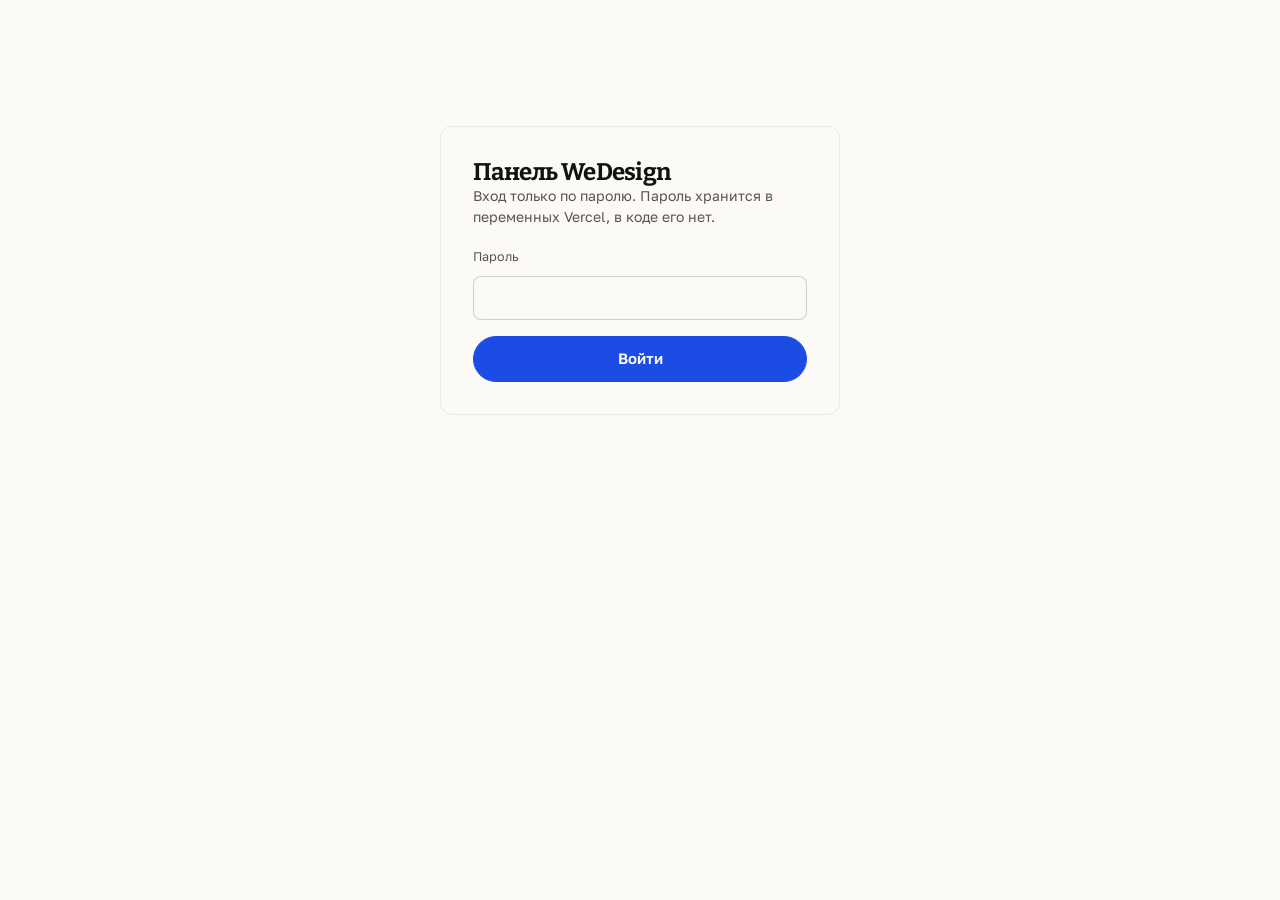
<file: admin.html>
<!doctype html>
<html lang="ru">
<head>
<meta charset="utf-8">
<meta name="viewport" content="width=device-width,initial-scale=1">
<meta name="robots" content="noindex,nofollow">
<meta name="theme-color" content="#F2F0EA">
<title>Панель WeDesign</title>
<link rel="preconnect" href="https://fonts.gstatic.com" crossorigin>
<link rel="stylesheet" href="https://fonts.googleapis.com/css2?family=Unbounded:wght@600;800&family=Bitter:wght@600;700&family=Golos+Text:wght@400;500;700&family=JetBrains+Mono:wght@400;700&display=swap&subset=cyrillic,latin">
<link rel="stylesheet" href="/assets/style.css">
<meta name="format-detection" content="telephone=no">
<style>
  .panel{max-width:1080px;margin:0 auto;padding:40px 22px 80px}
  .login{max-width:400px;margin:14vh auto;background:var(--surface);border:1px solid var(--line);border-radius:var(--r);padding:32px}
  .bar{display:flex;justify-content:space-between;align-items:center;gap:16px;flex-wrap:wrap;margin-bottom:26px}
  .filters{display:flex;gap:8px;flex-wrap:wrap;margin-bottom:20px}
  .order{background:var(--surface);border:1px solid var(--line);border-radius:var(--r);padding:22px;margin-bottom:14px}
  .order.hot{box-shadow:var(--sh-1),inset 0 0 0 2px var(--amber)}
  .order-top{display:flex;justify-content:space-between;gap:16px;flex-wrap:wrap;align-items:flex-start}
  .tag{font-size:11.5px;letter-spacing:.1em;text-transform:uppercase;font-weight:700;padding:5px 11px;border-radius:999px;background:#ffffff14;color:var(--muted)}
  .tag.claimed{background:#A4610C1A;color:var(--amber)}
  .tag.paid{background:#12704A1A;color:var(--ok)}
  .tag.rejected{background:#ff7a6b2e;color:var(--danger)}
  .kv{display:grid;grid-template-columns:repeat(auto-fit,minmax(160px,1fr));gap:14px;margin:18px 0}
  .kv span{display:block;font-size:12px;color:var(--muted)}
  .kv b{font-size:16px;font-weight:600}
  .risk{background:#ff7a6b1a;border:1px solid #ff7a6b55;border-radius:10px;padding:12px 16px;font-size:14.5px;margin:14px 0}
  .risk ul{margin:6px 0 0;padding-left:18px}
  .steps-check{background:var(--paper2);border:1px solid var(--line);border-radius:10px;padding:14px 18px;font-size:14.5px;color:var(--muted);margin:14px 0}
  .steps-check b{color:var(--text)}
  .row-actions{display:flex;gap:10px;flex-wrap:wrap}
  .chain{background:var(--soft);border-radius:12px;padding:16px 18px;margin:14px 0;font-size:14.5px}
  .chain>b{display:block;margin-bottom:10px}
  .chain-row{display:grid;grid-template-columns:170px 1fr;gap:12px;padding:7px 0;border-top:1px solid var(--line)}
  .chain-row span{color:var(--mu);font-size:13.5px}
  /* ——— телефон ——— */
  @media(max-width:820px){
    .panel{padding:22px 16px 60px}
    .bar{flex-direction:column;align-items:stretch;gap:14px}
    .bar .row-actions{width:100%}
    .bar .row-actions .btn,.bar .row-actions a{flex:1;text-align:center;justify-content:center}
    .lookup{flex-direction:column;align-items:stretch;padding:16px 18px}
    .lookup-row{width:100%}
    .lookup input{width:100%;flex:1}
    .filters{overflow-x:auto;flex-wrap:nowrap;padding-bottom:6px;-webkit-overflow-scrolling:touch}
    .filters .chip-btn{white-space:nowrap;flex-shrink:0}
    .order{padding:18px 16px}
    .order-top{flex-direction:column;gap:8px}
    .kv{grid-template-columns:1fr 1fr;gap:12px}
    .row-actions{gap:8px}
    .row-actions .btn,.row-actions a.btn{flex:1 1 100%;justify-content:center;text-align:center}
    .chain-row{grid-template-columns:1fr;gap:2px}
    .steps-check,.risk{font-size:14px;padding:12px 14px}
    .acc-out{padding:16px}
    .acc-out td{display:block;padding:4px 0;border:0}
    .acc-out td:first-child{width:auto;font-size:12px;padding-top:10px}
    .acc-out tr{display:block;border-bottom:1px solid var(--line);padding-bottom:8px}
    .acc-out tr:last-child{border-bottom:0}
    dialog{width:100vw;max-width:100vw;height:100vh;max-height:100vh;border-radius:0;margin:0}
    dialog iframe{height:calc(100vh - 58px)}
    .dlg-bar{padding:12px 14px}
    .login{margin:6vh auto;padding:24px 20px}
  }
  @media(max-width:420px){
    .kv{grid-template-columns:1fr}
    .order-top .tag{align-self:flex-start}
  }
  .lookup{background:var(--card);border:1px solid var(--line);border-radius:16px;padding:20px 22px;margin-bottom:14px;display:flex;justify-content:space-between;gap:16px;flex-wrap:wrap;align-items:center}
  .lookup-row{display:flex;gap:9px;flex-wrap:wrap}
  .lookup input{background:var(--soft);border:1.5px solid transparent;border-radius:10px;padding:11px 14px;font-family:'JetBrains Mono',monospace;font-size:16px;color:var(--ink);width:210px}
  .lookup input:focus{border-color:var(--ac);background:var(--card);outline:none}
  .acc-out{background:var(--card);border-radius:16px;padding:22px;margin-bottom:16px;box-shadow:var(--sh-1)}
  .acc-out.bad{box-shadow:inset 0 0 0 2px var(--danger)}
  .acc-out.ok{box-shadow:inset 0 0 0 2px var(--ok)}
  .acc-out h3{margin-bottom:14px}
  .acc-out table{width:100%;border-collapse:collapse;font-size:14.5px}
  .acc-out td{padding:9px 6px;border-bottom:1px solid var(--line);vertical-align:top}
  .acc-out td:first-child{color:var(--mu);width:36%}
  .acc-out tr:last-child td{border-bottom:0}
  .verdict{font-weight:700;padding:10px 14px;border-radius:10px;margin-bottom:14px;font-size:15px}
  .verdict.ok{background:#15803D14;color:var(--ok)}
  .verdict.bad{background:#B3271B14;color:var(--danger)}
  dialog{background:var(--ink-2);color:var(--text);border:1px solid var(--line);border-radius:var(--r);padding:0;width:min(1000px,94vw);max-height:92vh}
  dialog iframe{width:100%;height:76vh;border:0;background:#fff;display:block}
  .dlg-bar{display:flex;justify-content:space-between;align-items:center;padding:14px 18px;border-bottom:1px solid var(--line)}
</style>
</head>
<body>

<div class="login" id="loginBox">
  <h2 style="font-size:24px">Панель WeDesign</h2>
  <p class="micro" style="margin-bottom:20px">Вход только по паролю. Пароль хранится в переменных Vercel, в коде его нет.</p>
  <label class="field"><span>Пароль</span><input type="password" id="pw" autocomplete="current-password"></label>
  <button class="btn" id="btnLogin" style="width:100%">Войти</button>
  <div class="notice" id="loginErr" hidden></div>
</div>

<div class="panel" id="panel" hidden>
  <div class="bar">
    <div>
      <h2 style="font-size:26px;margin-bottom:4px">Заказы</h2>
      <p class="micro" id="meta">—</p>
    </div>
    <div class="row-actions">
      <a class="btn btn-ghost btn-sm" id="kaspiOpen" target="_blank" rel="noopener">Открыть Kaspi</a>
      <button class="btn btn-ghost btn-sm" id="btnReload">Обновить</button>
      <button class="btn btn-ghost btn-sm" id="btnLogout">Выйти</button>
    </div>
  </div>

  <div class="lookup">
    <div>
      <b>Проверить расписку о согласии</b>
      <p class="micro" style="margin:4px 0 0">Введите номер вида ACC-XXXXXXXX — покажем, что и когда принял клиент, и цела ли подпись.</p>
    </div>
    <div class="lookup-row">
      <input id="accId" placeholder="ACC-WM8N97W5" maxlength="20">
      <button class="btn btn-sm" id="btnAcc">Проверить</button>
    </div>
  </div>
  <div class="acc-out" id="accOut" hidden></div>

  <div class="filters">
    <button class="chip-btn" data-f="claimed">Ждут проверки</button>
    <button class="chip-btn" data-f="awaiting_payment">Ждут оплату</button>
    <button class="chip-btn" data-f="paid">Оплаченные</button>
    <button class="chip-btn" data-f="expiring">Истекают</button>
    <button class="chip-btn" data-f="expired">Истекли</button>
    <button class="chip-btn" data-f="all">Все</button>
  </div>

  <div id="list"></div>
</div>

<dialog id="dlg">
  <div class="dlg-bar"><b class="mono" id="dlgTitle">—</b><button class="btn btn-ghost btn-sm" id="dlgClose">Закрыть</button></div>
  <iframe id="dlgFrame" title="Предпросмотр сайта"></iframe>
</dialog>

<script src="/assets/admin.js"></script>
</body>
</html>
</file>
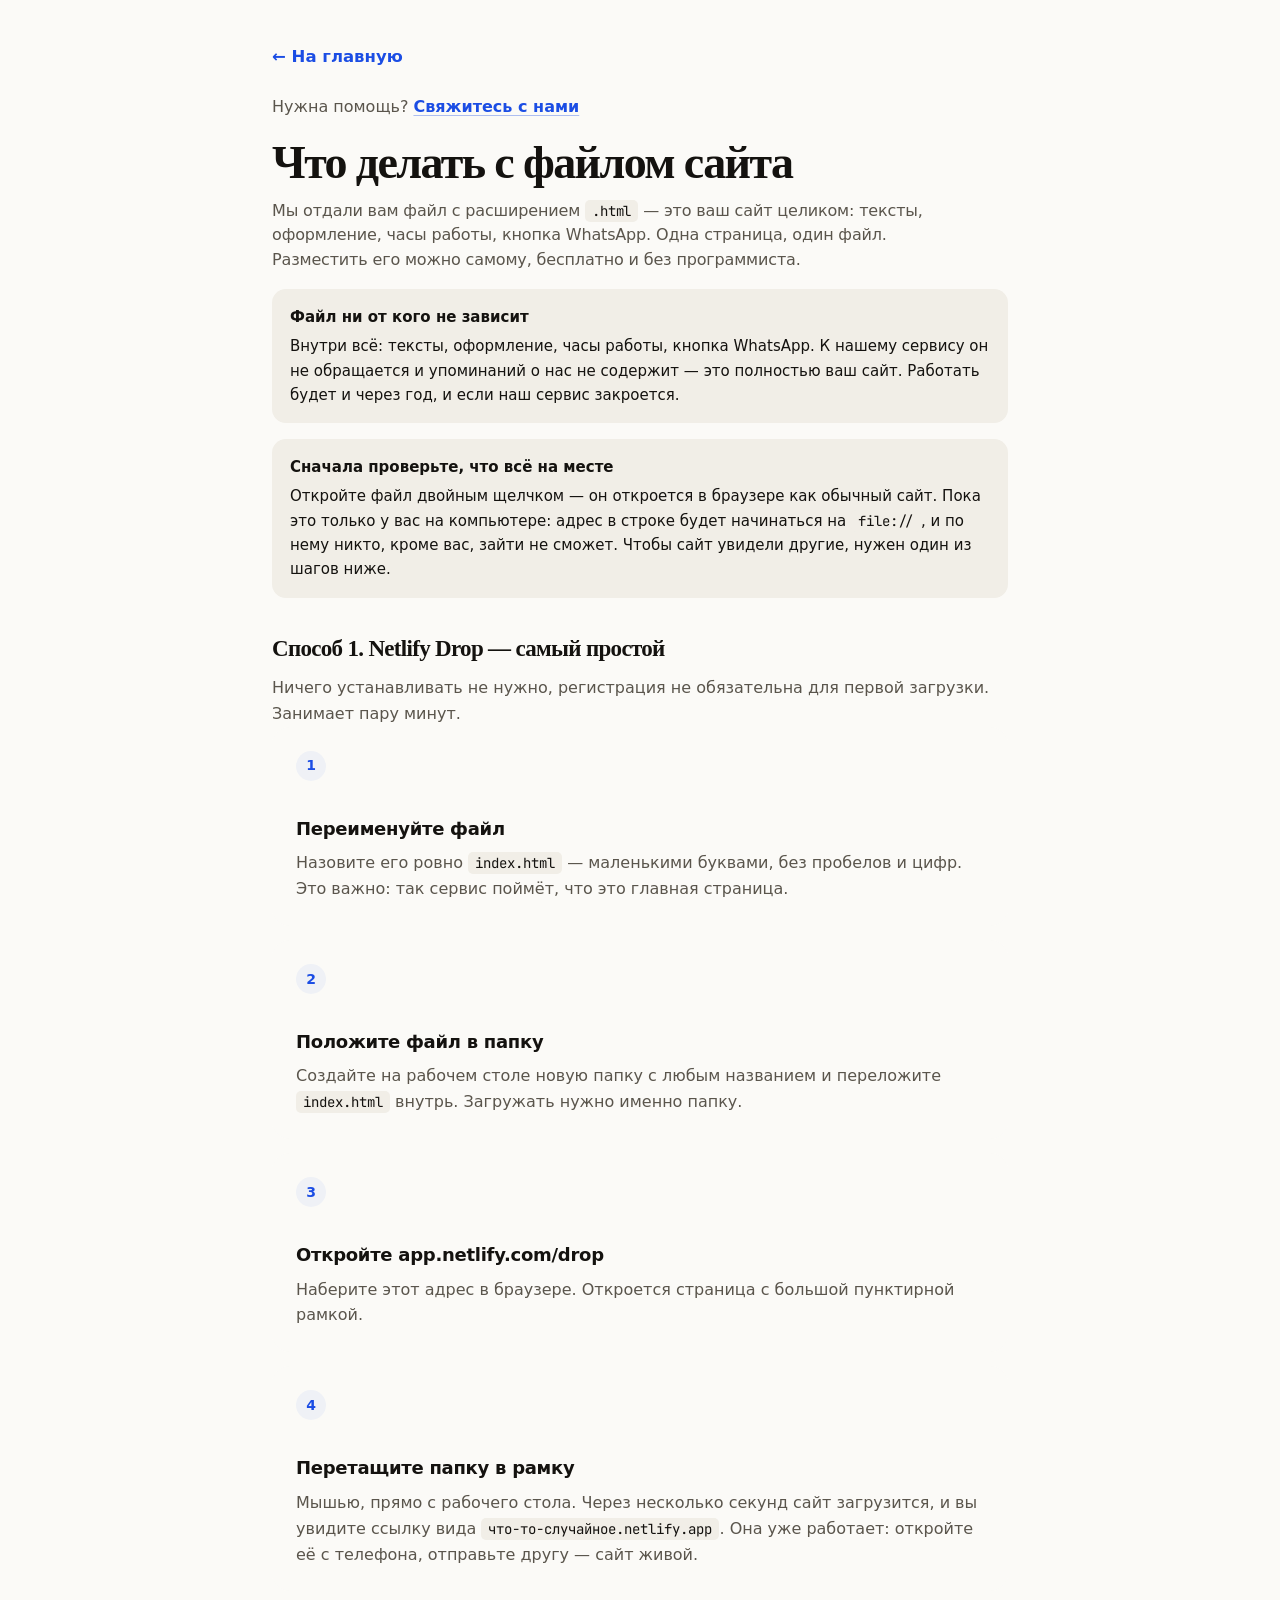
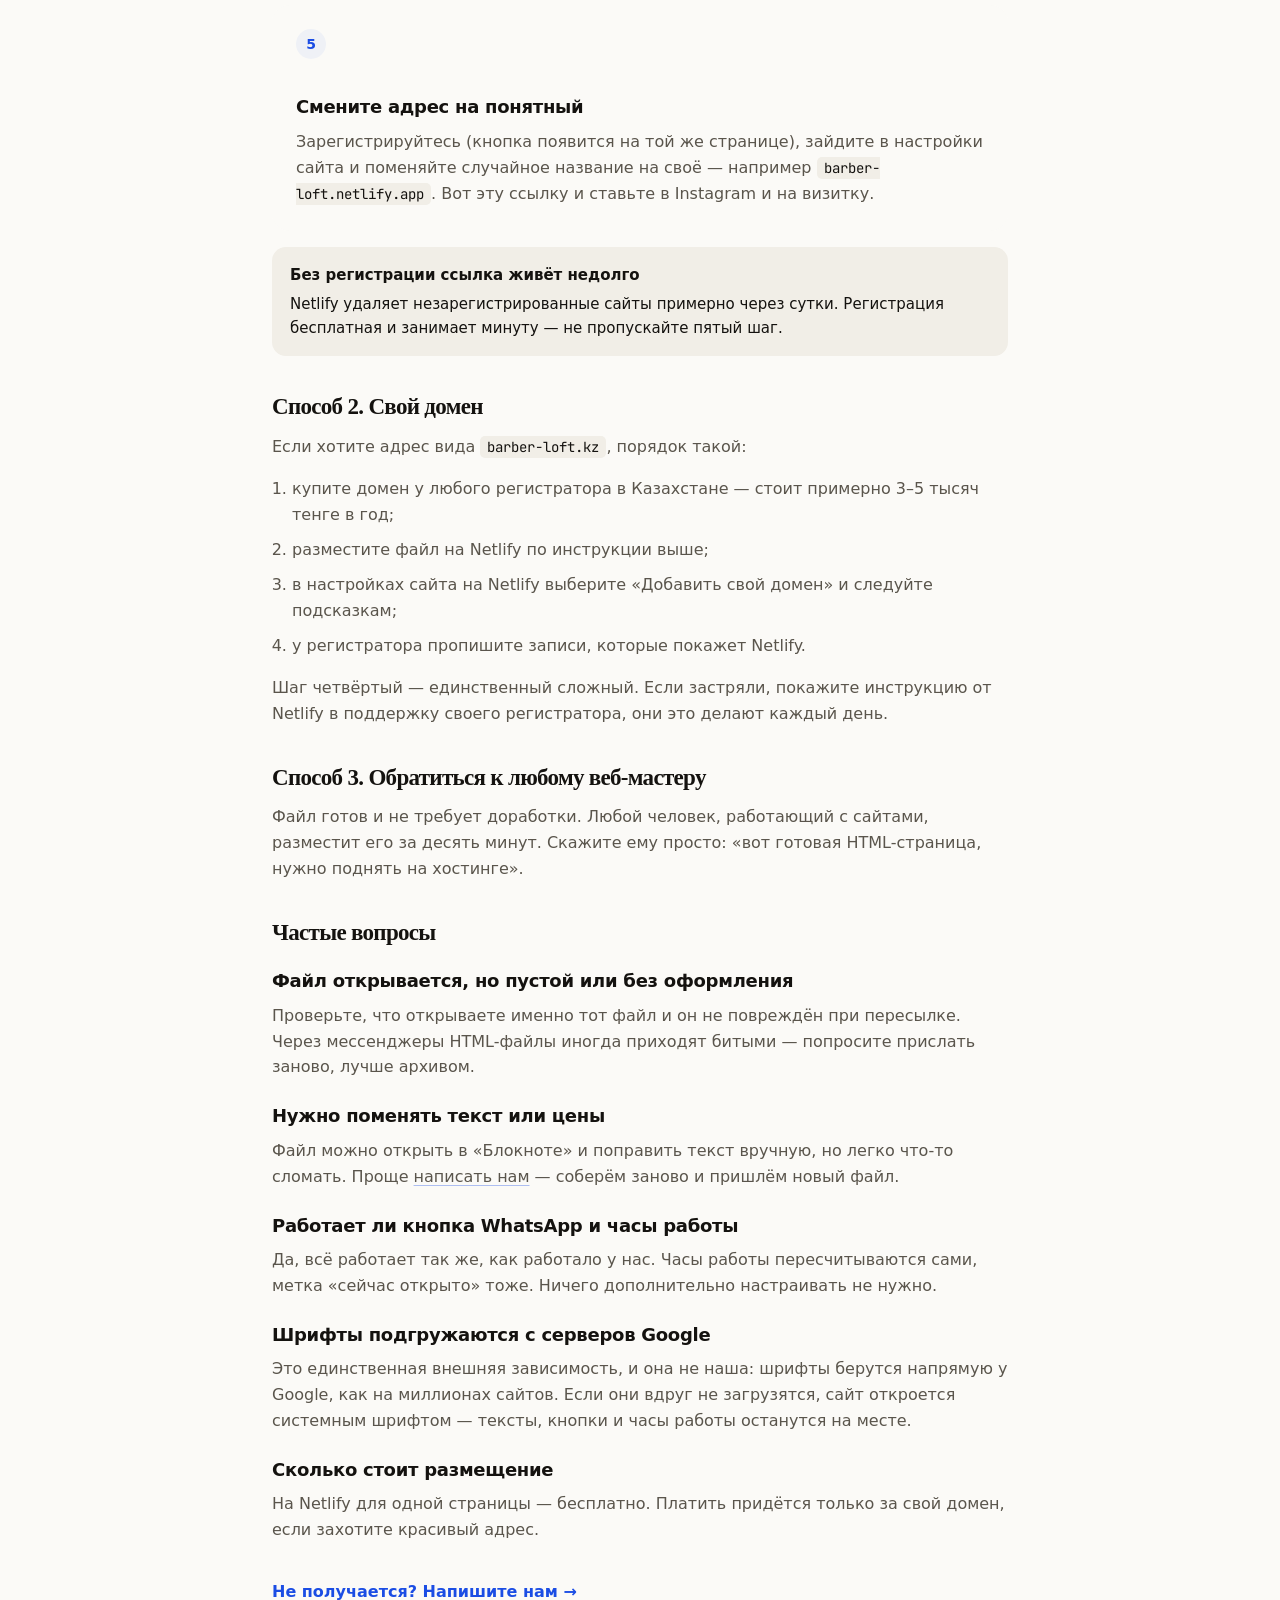
<file: fayl.html>
<!doctype html>
<html lang="ru">
<head>
<meta charset="utf-8">
<meta name="viewport" content="width=device-width,initial-scale=1">
<title>Что делать с файлом сайта — WeDesign</title>
<meta name="description" content="Как разместить файл своего сайта самостоятельно: пошагово, без программиста.">
<link rel="preconnect" href="https://fonts.gstatic.com" crossorigin>
<link rel="stylesheet" href="https://fonts.googleapis.com/css2?family=Manrope:wght@400;600;700;800&family=JetBrains+Mono:wght@400;700&display=swap&subset=cyrillic,latin">
<link rel="stylesheet" href="/assets/style.css">
<style>
  .doc{max-width:780px;margin:0 auto;padding:44px 22px 80px}
  .doc h1{font-size:clamp(30px,4.6vw,46px);margin-bottom:12px}
  .doc h2{font-size:23px;margin:38px 0 14px}
  .doc h3{font-size:18px;margin:24px 0 10px}
  .doc p,.doc li,.doc td{color:var(--mu);font-size:16px}
  .doc b,.doc strong{color:var(--ink)}
  .doc ol,.doc ul{padding-left:20px}
  .doc li{margin-bottom:9px}
  .doc .back{display:inline-block;margin-bottom:24px;color:var(--ac);font-weight:700}
  .step{background:var(--card);border-radius:18px;padding:24px;margin-bottom:14px;box-shadow:var(--sh-1)}
  .step .n{display:inline-grid;place-items:center;width:30px;height:30px;border-radius:50%;background:var(--ac-s);color:var(--ac);font-weight:800;font-size:14px;margin-bottom:12px}
  .step p:last-child{margin-bottom:0}
  .tip{background:var(--soft);border-radius:14px;padding:16px 18px;margin:16px 0;font-size:15px}
  .tip b{display:block;margin-bottom:5px}
  code{font-family:'JetBrains Mono',monospace;background:var(--soft);padding:2px 7px;border-radius:5px;font-size:14px;color:var(--ink)}
</style>
</head>
<body>
<div class="doc">
  <a class="back" href="/">← На главную</a>
  <p class="micro" style="margin-bottom:20px">Нужна помощь? <a href="/#help" style="color:var(--ac);font-weight:700">Свяжитесь с нами</a></p>
  <h1>Что делать с файлом сайта</h1>
  <p class="lead">Мы отдали вам файл с расширением <code>.html</code> — это ваш сайт целиком: тексты, оформление, часы работы, кнопка WhatsApp. Одна страница, один файл. Разместить его можно самому, бесплатно и без программиста.</p>

  <div class="tip">
    <b>Файл ни от кого не зависит</b>
    Внутри всё: тексты, оформление, часы работы, кнопка WhatsApp. К нашему сервису он не обращается и упоминаний о нас не содержит — это полностью ваш сайт. Работать будет и через год, и если наш сервис закроется.
  </div>

  <div class="tip">
    <b>Сначала проверьте, что всё на месте</b>
    Откройте файл двойным щелчком — он откроется в браузере как обычный сайт. Пока это только у вас на компьютере: адрес в строке будет начинаться на <code>file://</code>, и по нему никто, кроме вас, зайти не сможет. Чтобы сайт увидели другие, нужен один из шагов ниже.
  </div>

  <h2>Способ 1. Netlify Drop — самый простой</h2>
  <p>Ничего устанавливать не нужно, регистрация не обязательна для первой загрузки. Занимает пару минут.</p>

  <div class="step">
    <span class="n">1</span>
    <h3>Переименуйте файл</h3>
    <p>Назовите его ровно <code>index.html</code> — маленькими буквами, без пробелов и цифр. Это важно: так сервис поймёт, что это главная страница.</p>
  </div>

  <div class="step">
    <span class="n">2</span>
    <h3>Положите файл в папку</h3>
    <p>Создайте на рабочем столе новую папку с любым названием и переложите <code>index.html</code> внутрь. Загружать нужно именно папку.</p>
  </div>

  <div class="step">
    <span class="n">3</span>
    <h3>Откройте app.netlify.com/drop</h3>
    <p>Наберите этот адрес в браузере. Откроется страница с большой пунктирной рамкой.</p>
  </div>

  <div class="step">
    <span class="n">4</span>
    <h3>Перетащите папку в рамку</h3>
    <p>Мышью, прямо с рабочего стола. Через несколько секунд сайт загрузится, и вы увидите ссылку вида <code>что-то-случайное.netlify.app</code>. Она уже работает: откройте её с телефона, отправьте другу — сайт живой.</p>
  </div>

  <div class="step">
    <span class="n">5</span>
    <h3>Смените адрес на понятный</h3>
    <p>Зарегистрируйтесь (кнопка появится на той же странице), зайдите в настройки сайта и поменяйте случайное название на своё — например <code>barber-loft.netlify.app</code>. Вот эту ссылку и ставьте в Instagram и на визитку.</p>
  </div>

  <div class="tip">
    <b>Без регистрации ссылка живёт недолго</b>
    Netlify удаляет незарегистрированные сайты примерно через сутки. Регистрация бесплатная и занимает минуту — не пропускайте пятый шаг.
  </div>

  <h2>Способ 2. Свой домен</h2>
  <p>Если хотите адрес вида <code>barber-loft.kz</code>, порядок такой:</p>
  <ol>
    <li>купите домен у любого регистратора в Казахстане — стоит примерно 3–5 тысяч тенге в год;</li>
    <li>разместите файл на Netlify по инструкции выше;</li>
    <li>в настройках сайта на Netlify выберите «Добавить свой домен» и следуйте подсказкам;</li>
    <li>у регистратора пропишите записи, которые покажет Netlify.</li>
  </ol>
  <p>Шаг четвёртый — единственный сложный. Если застряли, покажите инструкцию от Netlify в поддержку своего регистратора, они это делают каждый день.</p>

  <h2>Способ 3. Обратиться к любому веб-мастеру</h2>
  <p>Файл готов и не требует доработки. Любой человек, работающий с сайтами, разместит его за десять минут. Скажите ему просто: «вот готовая HTML-страница, нужно поднять на хостинге».</p>

  <h2>Частые вопросы</h2>

  <h3>Файл открывается, но пустой или без оформления</h3>
  <p>Проверьте, что открываете именно тот файл и он не повреждён при пересылке. Через мессенджеры HTML-файлы иногда приходят битыми — попросите прислать заново, лучше архивом.</p>

  <h3>Нужно поменять текст или цены</h3>
  <p>Файл можно открыть в «Блокноте» и поправить текст вручную, но легко что-то сломать. Проще <a href="/#help">написать нам</a> — соберём заново и пришлём новый файл.</p>

  <h3>Работает ли кнопка WhatsApp и часы работы</h3>
  <p>Да, всё работает так же, как работало у нас. Часы работы пересчитываются сами, метка «сейчас открыто» тоже. Ничего дополнительно настраивать не нужно.</p>

  <h3>Шрифты подгружаются с серверов Google</h3>
  <p>Это единственная внешняя зависимость, и она не наша: шрифты берутся напрямую у Google, как на миллионах сайтов. Если они вдруг не загрузятся, сайт откроется системным шрифтом — тексты, кнопки и часы работы останутся на месте.</p>

  <h3>Сколько стоит размещение</h3>
  <p>На Netlify для одной страницы — бесплатно. Платить придётся только за свой домен, если захотите красивый адрес.</p>

  <p style="margin-top:36px"><a href="/#help" style="color:var(--ac);font-weight:700">Не получается? Напишите нам →</a></p>
</div>
</body>
</html>
</file>
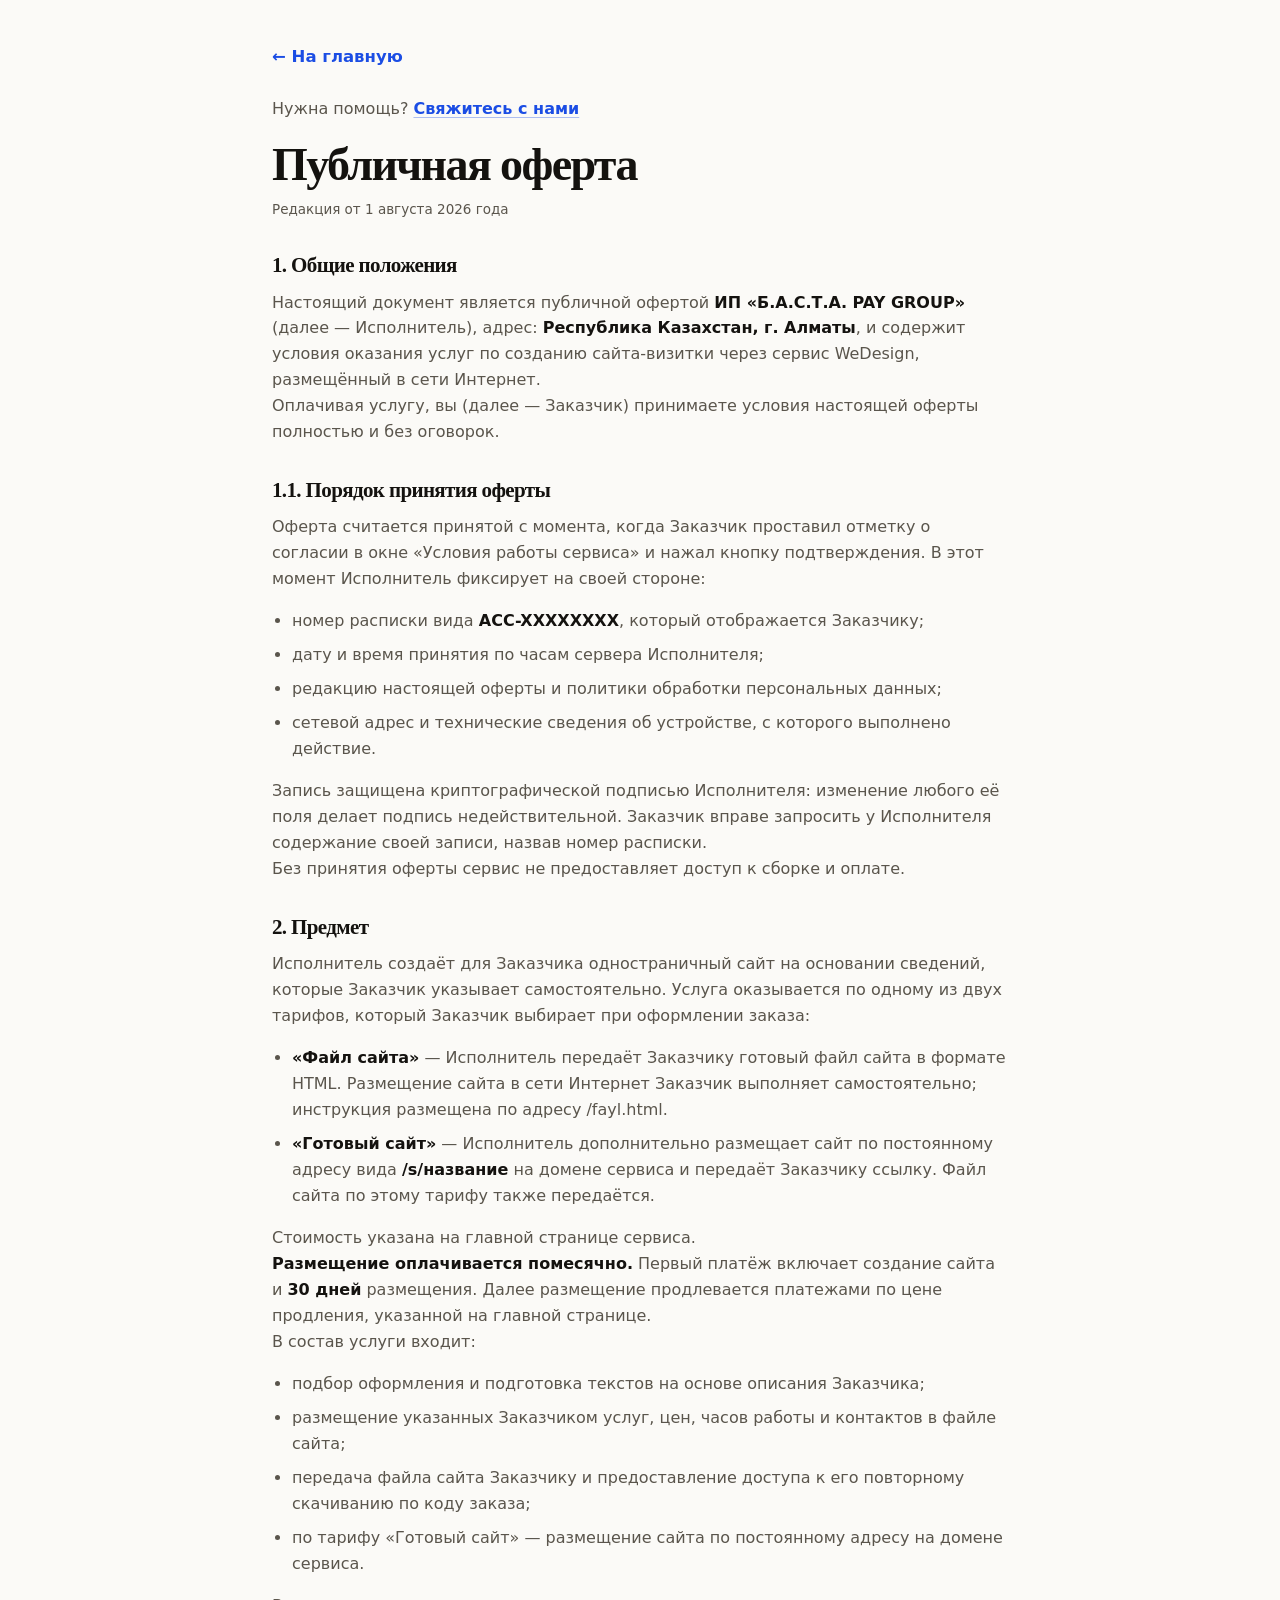
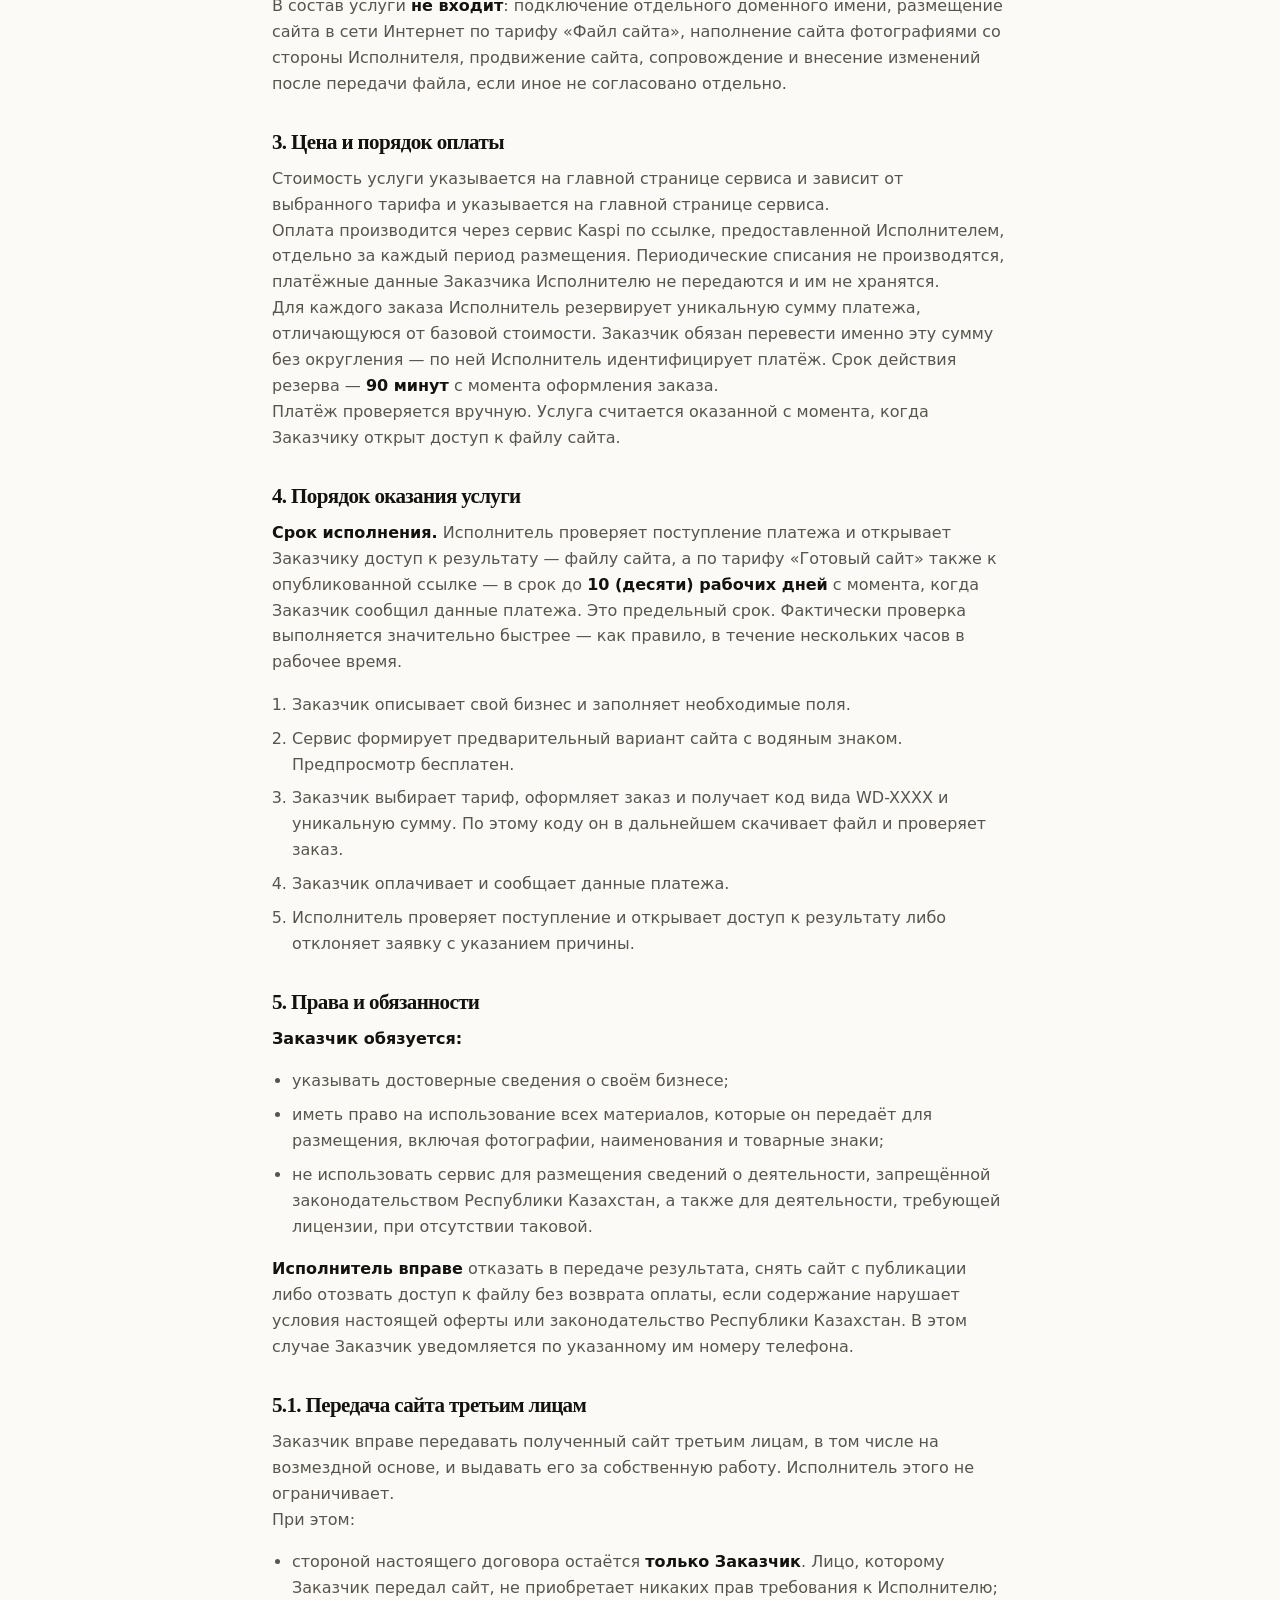
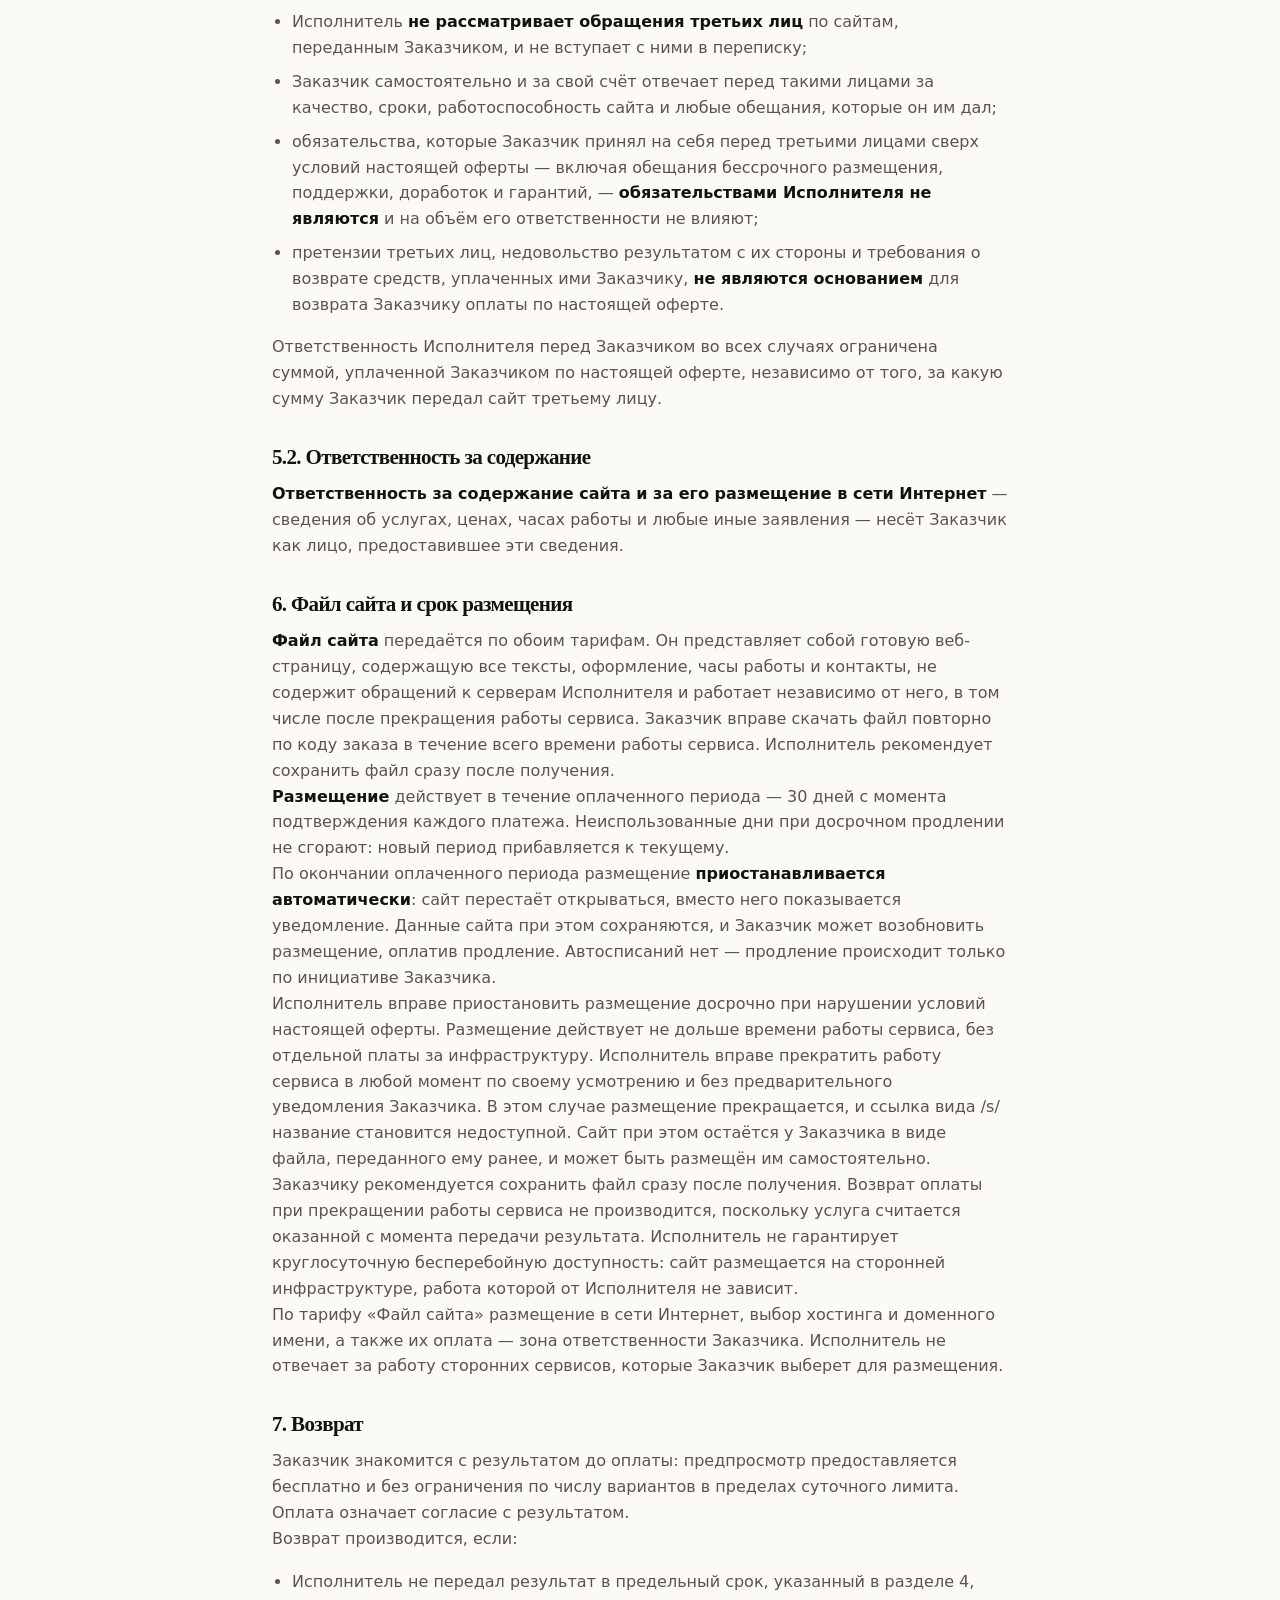
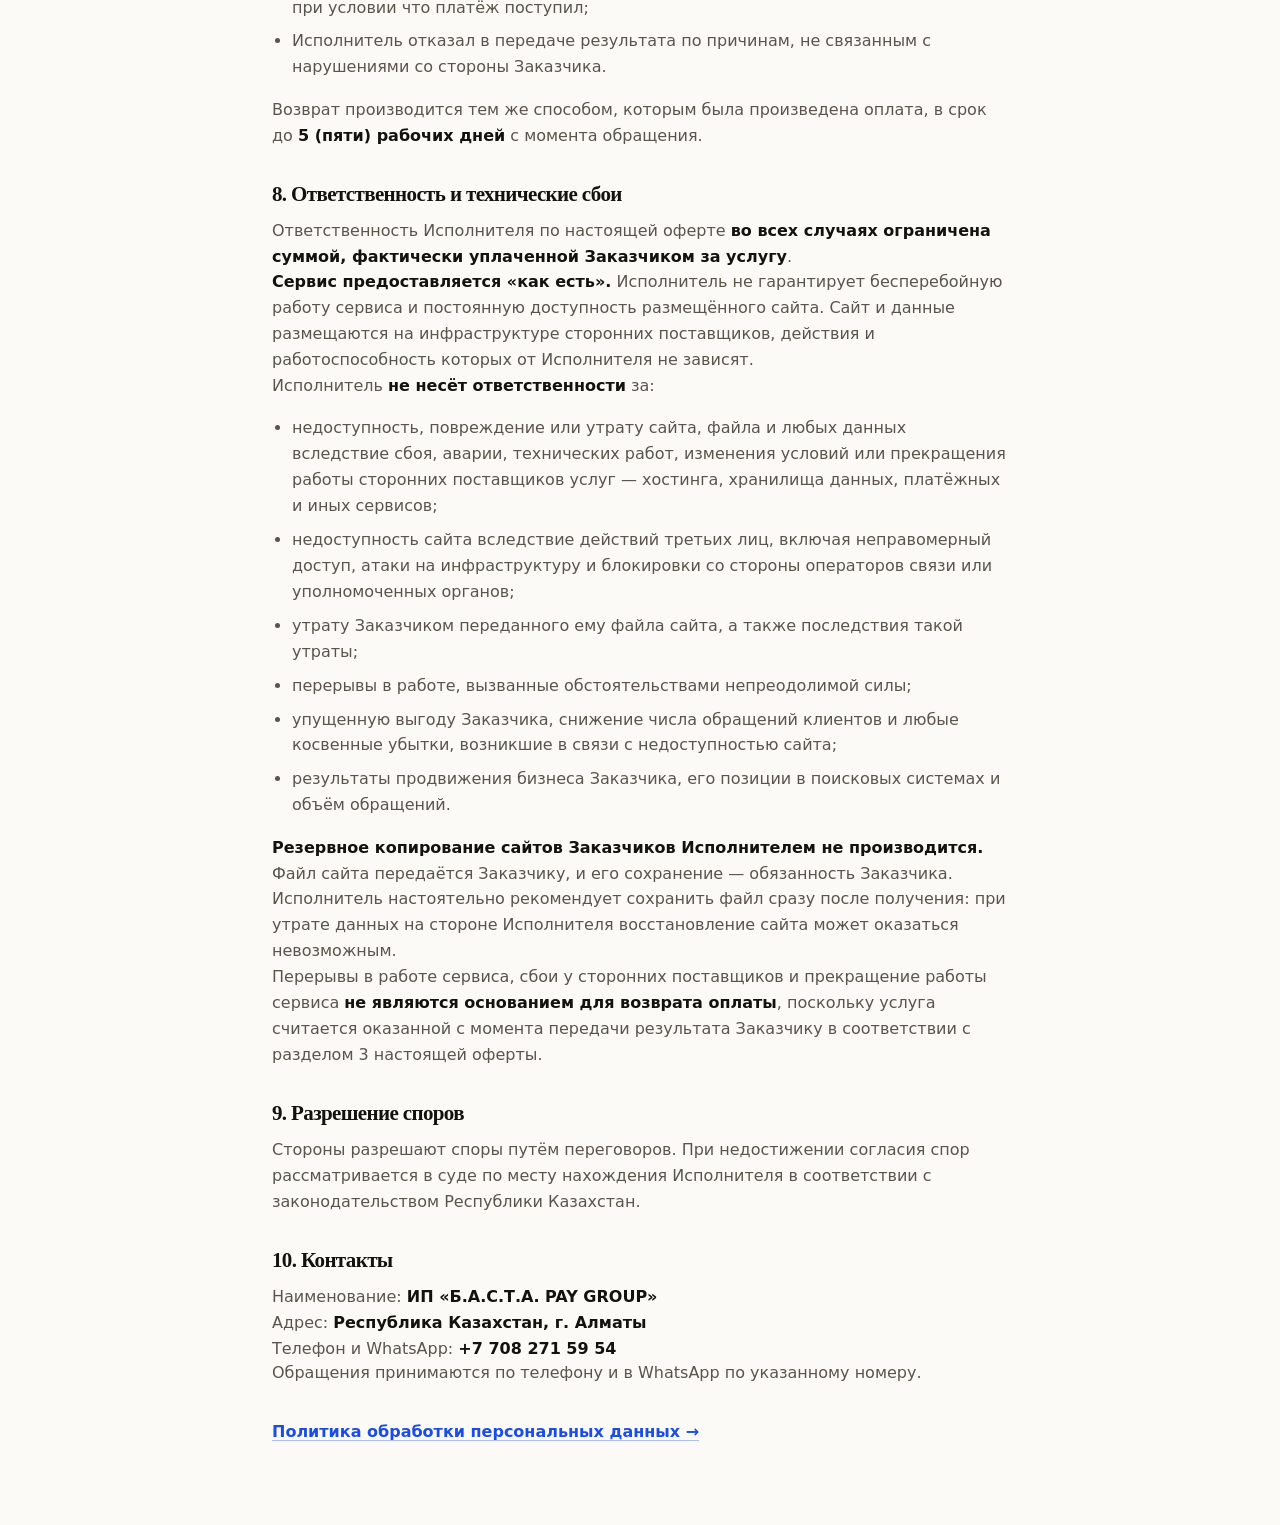
<file: oferta.html>
<!doctype html>
<html lang="ru">
<head>
<meta charset="utf-8">
<meta name="viewport" content="width=device-width,initial-scale=1">
<title>Публичная оферта — WeDesign</title>
<meta name="description" content="Условия оказания услуг WeDesign: предмет, цена, порядок оплаты, возврат, ответственность.">
<link rel="preconnect" href="https://fonts.gstatic.com" crossorigin>
<link rel="stylesheet" href="https://fonts.googleapis.com/css2?family=Manrope:wght@400;600;700;800&display=swap&subset=cyrillic,latin">
<link rel="stylesheet" href="/assets/style.css">
<style>
  .doc{max-width:780px;margin:0 auto;padding:44px 22px 80px}
  .doc h1{font-size:clamp(30px,4.6vw,46px);margin-bottom:10px}
  .doc h2{font-size:21px;margin:34px 0 12px}
  .doc p,.doc li{color:var(--mu);font-size:16px}
  .doc b,.doc strong{color:var(--ink)}
  .doc ul,.doc ol{padding-left:20px}
  .doc li{margin-bottom:8px}
  .doc .back{display:inline-block;margin-bottom:26px;color:var(--ac);font-weight:700}
  .doc .upd{font-size:13.5px;color:var(--mu);margin-bottom:30px}
  .fill{background:#B26A0014;border-left:4px solid var(--amber);padding:14px 18px;border-radius:10px;margin:14px 0;font-size:15px}
</style>
</head>
<body>
<div class="doc">
  <a class="back" href="/">← На главную</a>
  <p class="micro" style="margin-bottom:20px">Нужна помощь? <a href="/#help" style="color:var(--ac);font-weight:700">Свяжитесь с нами</a></p>
  <h1>Публичная оферта</h1>
  <p class="upd">Редакция от 1 августа 2026 года</p>

  <h2>1. Общие положения</h2>
  <p>Настоящий документ является публичной офертой <b>ИП «Б.А.С.Т.А. PAY GROUP»</b> (далее — Исполнитель), адрес: <b>Республика Казахстан, г. Алматы</b>, и содержит условия оказания услуг по созданию сайта-визитки через сервис WeDesign, размещённый в сети Интернет.</p>
  <p>Оплачивая услугу, вы (далее — Заказчик) принимаете условия настоящей оферты полностью и без оговорок.</p>

  <h2>1.1. Порядок принятия оферты</h2>
  <p>Оферта считается принятой с момента, когда Заказчик проставил отметку о согласии в окне «Условия работы сервиса» и нажал кнопку подтверждения. В этот момент Исполнитель фиксирует на своей стороне:</p>
  <ul>
    <li>номер расписки вида <b>ACC-XXXXXXXX</b>, который отображается Заказчику;</li>
    <li>дату и время принятия по часам сервера Исполнителя;</li>
    <li>редакцию настоящей оферты и политики обработки персональных данных;</li>
    <li>сетевой адрес и технические сведения об устройстве, с которого выполнено действие.</li>
  </ul>
  <p>Запись защищена криптографической подписью Исполнителя: изменение любого её поля делает подпись недействительной. Заказчик вправе запросить у Исполнителя содержание своей записи, назвав номер расписки.</p>
  <p>Без принятия оферты сервис не предоставляет доступ к сборке и оплате.</p>

  <h2>2. Предмет</h2>
  <p>Исполнитель создаёт для Заказчика одностраничный сайт на основании сведений, которые Заказчик указывает самостоятельно. Услуга оказывается по одному из двух тарифов, который Заказчик выбирает при оформлении заказа:</p>
  <ul>
    <li><b>«Файл сайта»</b> — Исполнитель передаёт Заказчику готовый файл сайта в формате HTML. Размещение сайта в сети Интернет Заказчик выполняет самостоятельно; инструкция размещена по адресу <a href="/fayl.html">/fayl.html</a>.</li>
    <li><b>«Готовый сайт»</b> — Исполнитель дополнительно размещает сайт по постоянному адресу вида <b>/s/название</b> на домене сервиса и передаёт Заказчику ссылку. Файл сайта по этому тарифу также передаётся.</li>
  </ul>
  <p>Стоимость указана на главной странице сервиса.</p>
  <p><b>Размещение оплачивается помесячно.</b> Первый платёж включает создание сайта и <b>30 дней</b> размещения. Далее размещение продлевается платежами по цене продления, указанной на главной странице.</p>
  <p>В состав услуги входит:</p>
  <ul>
    <li>подбор оформления и подготовка текстов на основе описания Заказчика;</li>
    <li>размещение указанных Заказчиком услуг, цен, часов работы и контактов в файле сайта;</li>
    <li>передача файла сайта Заказчику и предоставление доступа к его повторному скачиванию по коду заказа;</li>
    <li>по тарифу «Готовый сайт» — размещение сайта по постоянному адресу на домене сервиса.</li>
  </ul>
  <p>В состав услуги <b>не входит</b>: подключение отдельного доменного имени, размещение сайта в сети Интернет по тарифу «Файл сайта», наполнение сайта фотографиями со стороны Исполнителя, продвижение сайта, сопровождение и внесение изменений после передачи файла, если иное не согласовано отдельно.</p>

  <h2>3. Цена и порядок оплаты</h2>
  <p>Стоимость услуги указывается на главной странице сервиса и зависит от выбранного тарифа и указывается на главной странице сервиса.</p>
  <p>Оплата производится через сервис Kaspi по ссылке, предоставленной Исполнителем, отдельно за каждый период размещения. Периодические списания не производятся, платёжные данные Заказчика Исполнителю не передаются и им не хранятся.</p>
  <p>Для каждого заказа Исполнитель резервирует уникальную сумму платежа, отличающуюся от базовой стоимости. Заказчик обязан перевести именно эту сумму без округления — по ней Исполнитель идентифицирует платёж. Срок действия резерва — <b>90 минут</b> с момента оформления заказа.</p>
  <p>Платёж проверяется вручную. Услуга считается оказанной с момента, когда Заказчику открыт доступ к файлу сайта.</p>

  <h2>4. Порядок оказания услуги</h2>
  <p><b>Срок исполнения.</b> Исполнитель проверяет поступление платежа и открывает Заказчику доступ к результату — файлу сайта, а по тарифу «Готовый сайт» также к опубликованной ссылке — в срок до <b>10 (десяти) рабочих дней</b> с момента, когда Заказчик сообщил данные платежа. Это предельный срок. Фактически проверка выполняется значительно быстрее — как правило, в течение нескольких часов в рабочее время.</p>
  <ol>
    <li>Заказчик описывает свой бизнес и заполняет необходимые поля.</li>
    <li>Сервис формирует предварительный вариант сайта с водяным знаком. Предпросмотр бесплатен.</li>
    <li>Заказчик выбирает тариф, оформляет заказ и получает код вида WD-XXXX и уникальную сумму. По этому коду он в дальнейшем скачивает файл и проверяет заказ.</li>
    <li>Заказчик оплачивает и сообщает данные платежа.</li>
    <li>Исполнитель проверяет поступление и открывает доступ к результату либо отклоняет заявку с указанием причины.</li>
  </ol>

  <h2>5. Права и обязанности</h2>
  <p><b>Заказчик обязуется:</b></p>
  <ul>
    <li>указывать достоверные сведения о своём бизнесе;</li>
    <li>иметь право на использование всех материалов, которые он передаёт для размещения, включая фотографии, наименования и товарные знаки;</li>
    <li>не использовать сервис для размещения сведений о деятельности, запрещённой законодательством Республики Казахстан, а также для деятельности, требующей лицензии, при отсутствии таковой.</li>
  </ul>
  <p><b>Исполнитель вправе</b> отказать в передаче результата, снять сайт с публикации либо отозвать доступ к файлу без возврата оплаты, если содержание нарушает условия настоящей оферты или законодательство Республики Казахстан. В этом случае Заказчик уведомляется по указанному им номеру телефона.</p>
  <h2>5.1. Передача сайта третьим лицам</h2>
  <p>Заказчик вправе передавать полученный сайт третьим лицам, в том числе на возмездной основе, и выдавать его за собственную работу. Исполнитель этого не ограничивает.</p>
  <p>При этом:</p>
  <ul>
    <li>стороной настоящего договора остаётся <b>только Заказчик</b>. Лицо, которому Заказчик передал сайт, не приобретает никаких прав требования к Исполнителю;</li>
    <li>Исполнитель <b>не рассматривает обращения третьих лиц</b> по сайтам, переданным Заказчиком, и не вступает с ними в переписку;</li>
    <li>Заказчик самостоятельно и за свой счёт отвечает перед такими лицами за качество, сроки, работоспособность сайта и любые обещания, которые он им дал;</li>
    <li>обязательства, которые Заказчик принял на себя перед третьими лицами сверх условий настоящей оферты — включая обещания бессрочного размещения, поддержки, доработок и гарантий, — <b>обязательствами Исполнителя не являются</b> и на объём его ответственности не влияют;</li>
    <li>претензии третьих лиц, недовольство результатом с их стороны и требования о возврате средств, уплаченных ими Заказчику, <b>не являются основанием</b> для возврата Заказчику оплаты по настоящей оферте.</li>
  </ul>
  <p>Ответственность Исполнителя перед Заказчиком во всех случаях ограничена суммой, уплаченной Заказчиком по настоящей оферте, независимо от того, за какую сумму Заказчик передал сайт третьему лицу.</p>

  <h2>5.2. Ответственность за содержание</h2>
  <p><b>Ответственность за содержание сайта и за его размещение в сети Интернет</b> — сведения об услугах, ценах, часах работы и любые иные заявления — несёт Заказчик как лицо, предоставившее эти сведения.</p>

  <h2>6. Файл сайта и срок размещения</h2>
  <p><b>Файл сайта</b> передаётся по обоим тарифам. Он представляет собой готовую веб-страницу, содержащую все тексты, оформление, часы работы и контакты, не содержит обращений к серверам Исполнителя и работает независимо от него, в том числе после прекращения работы сервиса. Заказчик вправе скачать файл повторно по коду заказа в течение всего времени работы сервиса. Исполнитель рекомендует сохранить файл сразу после получения.</p>
  <p><b>Размещение</b> действует в течение оплаченного периода — 30 дней с момента подтверждения каждого платежа. Неиспользованные дни при досрочном продлении не сгорают: новый период прибавляется к текущему.</p>
  <p>По окончании оплаченного периода размещение <b>приостанавливается автоматически</b>: сайт перестаёт открываться, вместо него показывается уведомление. Данные сайта при этом сохраняются, и Заказчик может возобновить размещение, оплатив продление. Автосписаний нет — продление происходит только по инициативе Заказчика.</p>
  <p>Исполнитель вправе приостановить размещение досрочно при нарушении условий настоящей оферты. Размещение действует не дольше времени работы сервиса, без отдельной платы за инфраструктуру. Исполнитель вправе прекратить работу сервиса в любой момент по своему усмотрению и без предварительного уведомления Заказчика. В этом случае размещение прекращается, и ссылка вида /s/название становится недоступной. Сайт при этом остаётся у Заказчика в виде файла, переданного ему ранее, и может быть размещён им самостоятельно. Заказчику рекомендуется сохранить файл сразу после получения. Возврат оплаты при прекращении работы сервиса не производится, поскольку услуга считается оказанной с момента передачи результата. Исполнитель не гарантирует круглосуточную бесперебойную доступность: сайт размещается на сторонней инфраструктуре, работа которой от Исполнителя не зависит.</p>
  <p>По тарифу «Файл сайта» размещение в сети Интернет, выбор хостинга и доменного имени, а также их оплата — зона ответственности Заказчика. Исполнитель не отвечает за работу сторонних сервисов, которые Заказчик выберет для размещения.</p>

  <h2>7. Возврат</h2>
  <p>Заказчик знакомится с результатом до оплаты: предпросмотр предоставляется бесплатно и без ограничения по числу вариантов в пределах суточного лимита. Оплата означает согласие с результатом.</p>
  <p>Возврат производится, если:</p>
  <ul>
    <li>Исполнитель не передал результат в предельный срок, указанный в разделе 4, при условии что платёж поступил;</li>
    <li>Исполнитель отказал в передаче результата по причинам, не связанным с нарушениями со стороны Заказчика.</li>
  </ul>
  <p>Возврат производится тем же способом, которым была произведена оплата, в срок до <b>5 (пяти) рабочих дней</b> с момента обращения.</p>

  <h2>8. Ответственность и технические сбои</h2>
  <p>Ответственность Исполнителя по настоящей оферте <b>во всех случаях ограничена суммой, фактически уплаченной Заказчиком за услугу</b>.</p>

  <p><b>Сервис предоставляется «как есть».</b> Исполнитель не гарантирует бесперебойную работу сервиса и постоянную доступность размещённого сайта. Сайт и данные размещаются на инфраструктуре сторонних поставщиков, действия и работоспособность которых от Исполнителя не зависят.</p>

  <p>Исполнитель <b>не несёт ответственности</b> за:</p>
  <ul>
    <li>недоступность, повреждение или утрату сайта, файла и любых данных вследствие сбоя, аварии, технических работ, изменения условий или прекращения работы сторонних поставщиков услуг — хостинга, хранилища данных, платёжных и иных сервисов;</li>
    <li>недоступность сайта вследствие действий третьих лиц, включая неправомерный доступ, атаки на инфраструктуру и блокировки со стороны операторов связи или уполномоченных органов;</li>
    <li>утрату Заказчиком переданного ему файла сайта, а также последствия такой утраты;</li>
    <li>перерывы в работе, вызванные обстоятельствами непреодолимой силы;</li>
    <li>упущенную выгоду Заказчика, снижение числа обращений клиентов и любые косвенные убытки, возникшие в связи с недоступностью сайта;</li>
    <li>результаты продвижения бизнеса Заказчика, его позиции в поисковых системах и объём обращений.</li>
  </ul>

  <p><b>Резервное копирование сайтов Заказчиков Исполнителем не производится.</b> Файл сайта передаётся Заказчику, и его сохранение — обязанность Заказчика. Исполнитель настоятельно рекомендует сохранить файл сразу после получения: при утрате данных на стороне Исполнителя восстановление сайта может оказаться невозможным.</p>

  <p>Перерывы в работе сервиса, сбои у сторонних поставщиков и прекращение работы сервиса <b>не являются основанием для возврата оплаты</b>, поскольку услуга считается оказанной с момента передачи результата Заказчику в соответствии с разделом 3 настоящей оферты.</p>

  <h2>9. Разрешение споров</h2>
  <p>Стороны разрешают споры путём переговоров. При недостижении согласия спор рассматривается в суде по месту нахождения Исполнителя в соответствии с законодательством Республики Казахстан.</p>

  <h2>10. Контакты</h2>
  <p>Наименование: <b>ИП «Б.А.С.Т.А. PAY GROUP»</b><br>
  Адрес: <b>Республика Казахстан, г. Алматы</b><br>
  Телефон и WhatsApp: <b>+7 708 271 59 54</b></p>
  <p class="micro">Обращения принимаются по телефону и в WhatsApp по указанному номеру.</p>

  <p style="margin-top:34px"><a href="/politika.html" style="color:var(--ac);font-weight:700">Политика обработки персональных данных →</a></p>
</div>
</body>
</html>
</file>
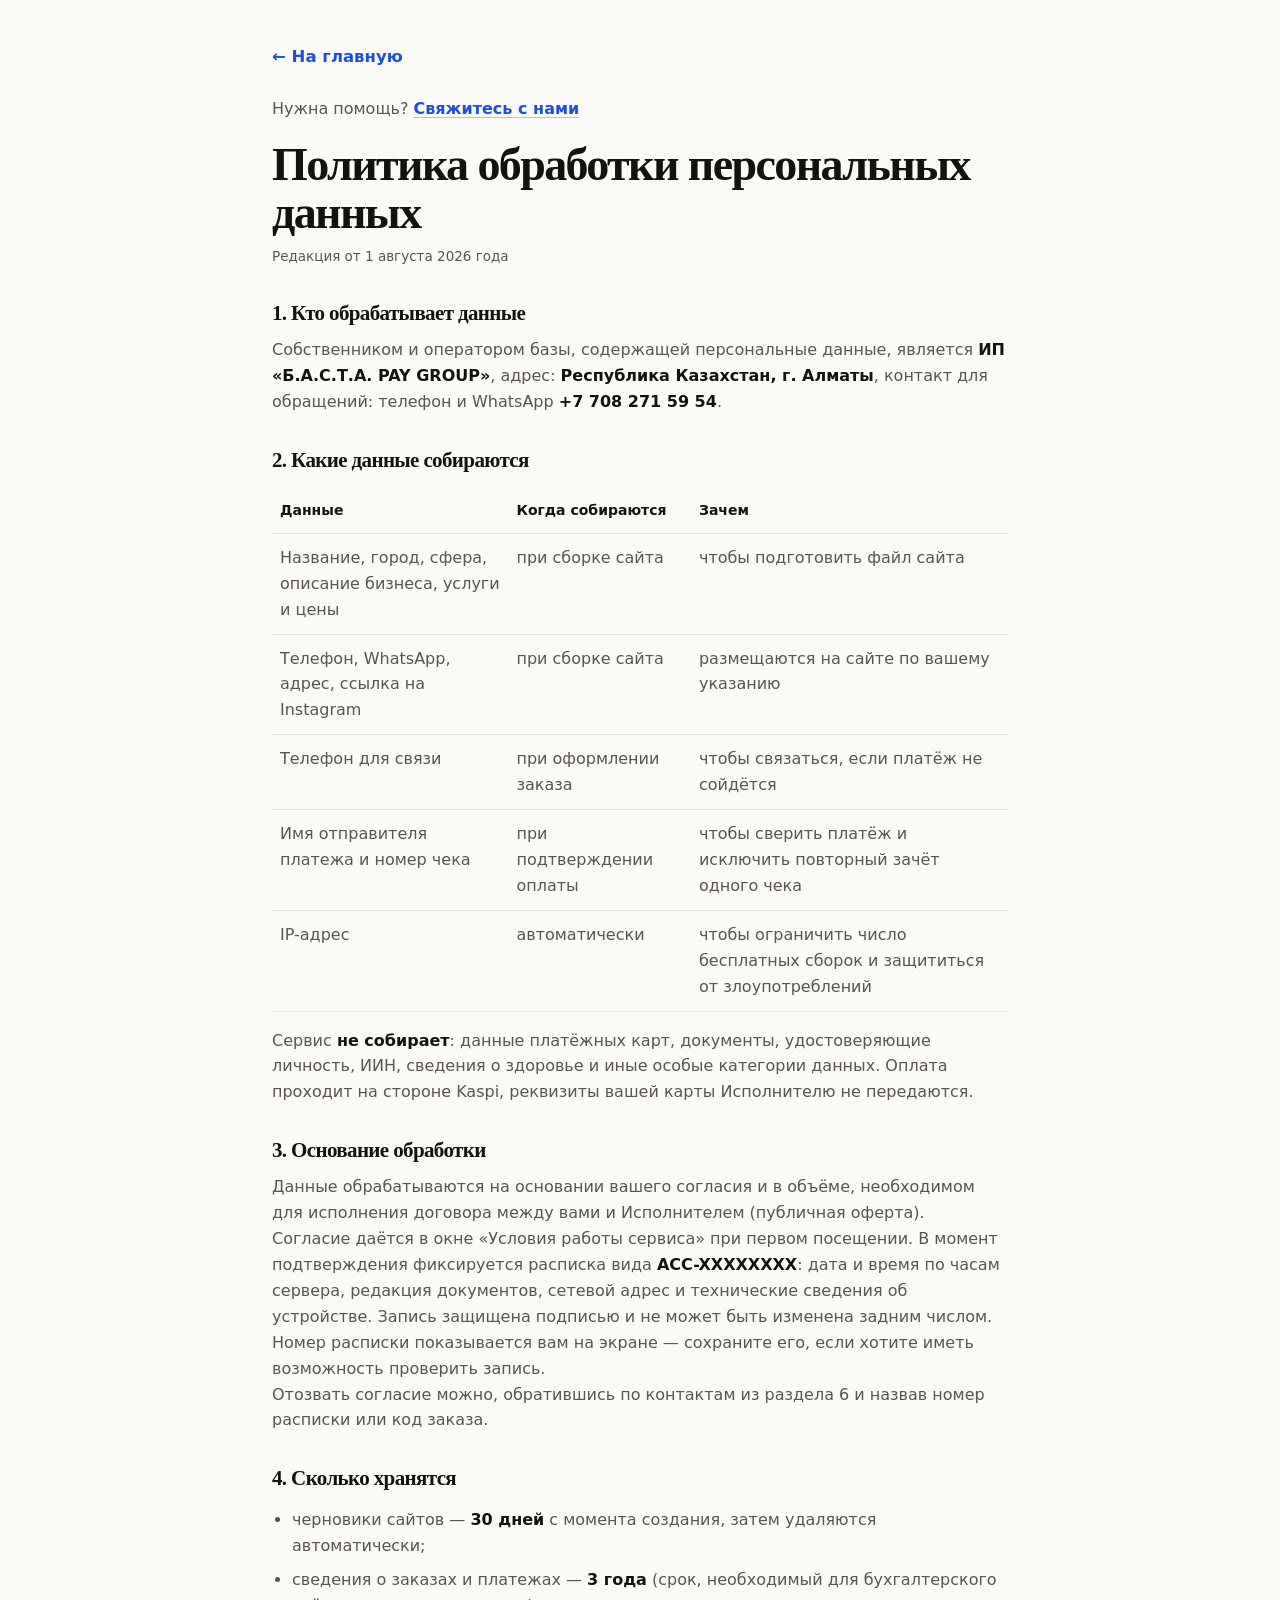
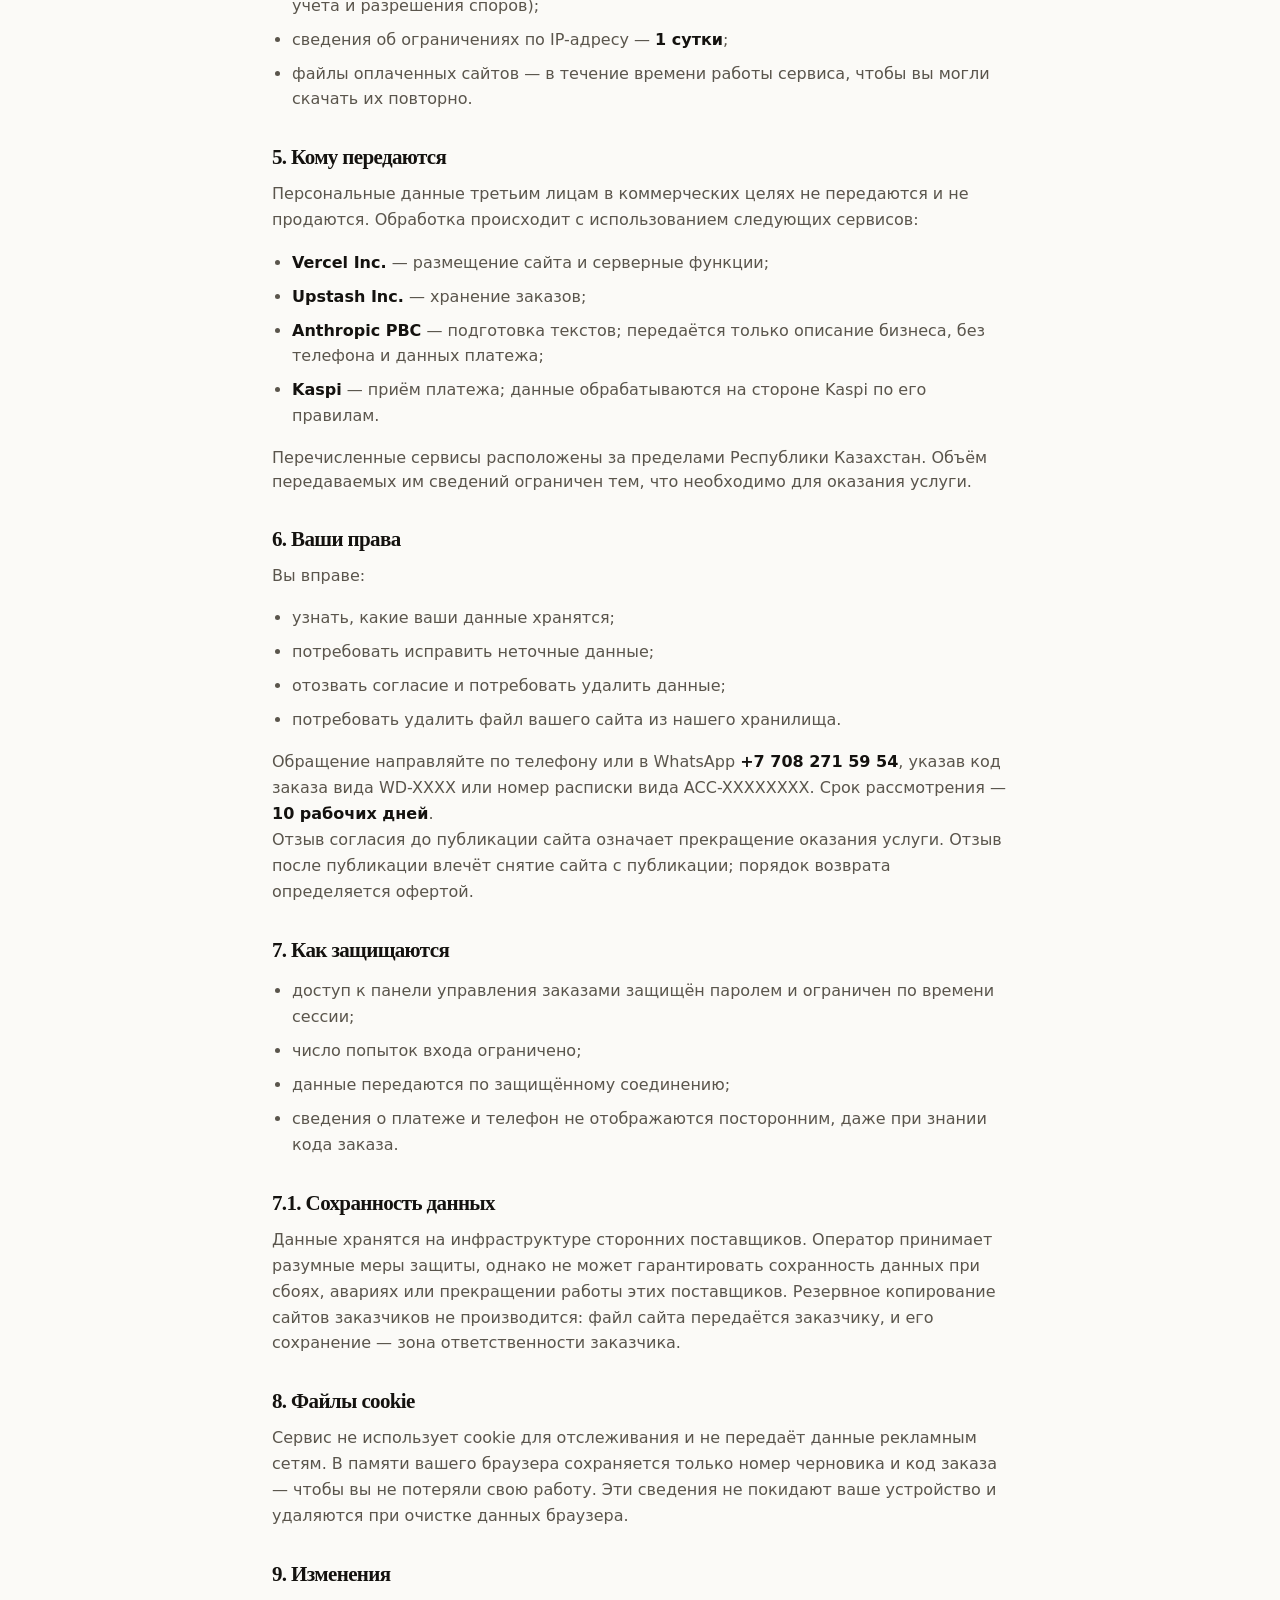
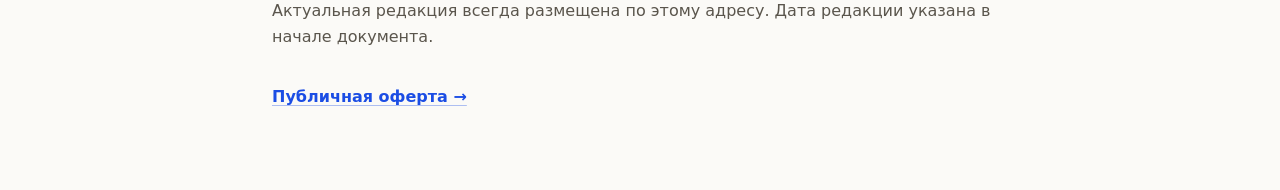
<file: politika.html>
<!doctype html>
<html lang="ru">
<head>
<meta charset="utf-8">
<meta name="viewport" content="width=device-width,initial-scale=1">
<title>Политика обработки персональных данных — WeDesign</title>
<meta name="description" content="Какие данные собирает WeDesign, зачем, сколько хранит и как их удалить.">
<link rel="preconnect" href="https://fonts.gstatic.com" crossorigin>
<link rel="stylesheet" href="https://fonts.googleapis.com/css2?family=Manrope:wght@400;600;700;800&display=swap&subset=cyrillic,latin">
<link rel="stylesheet" href="/assets/style.css">
<style>
  .doc{max-width:780px;margin:0 auto;padding:44px 22px 80px}
  .doc h1{font-size:clamp(30px,4.6vw,46px);margin-bottom:10px}
  .doc h2{font-size:21px;margin:34px 0 12px}
  .doc p,.doc li,.doc td{color:var(--mu);font-size:16px}
  .doc b,.doc strong{color:var(--ink)}
  .doc ul,.doc ol{padding-left:20px}
  .doc li{margin-bottom:8px}
  .doc .back{display:inline-block;margin-bottom:26px;color:var(--ac);font-weight:700}
  .doc .upd{font-size:13.5px;color:var(--mu);margin-bottom:30px}
  .fill{background:#B26A0014;border-left:4px solid var(--amber);padding:14px 18px;border-radius:10px;margin:14px 0;font-size:15px}
  table{width:100%;border-collapse:collapse;margin:16px 0;font-size:15px}
  td,th{padding:11px 8px;border-bottom:1px solid var(--line);text-align:left;vertical-align:top}
  th{color:var(--ink);font-weight:700;font-size:14px}
</style>
</head>
<body>
<div class="doc">
  <a class="back" href="/">← На главную</a>
  <p class="micro" style="margin-bottom:20px">Нужна помощь? <a href="/#help" style="color:var(--ac);font-weight:700">Свяжитесь с нами</a></p>
  <h1>Политика обработки персональных данных</h1>
  <p class="upd">Редакция от 1 августа 2026 года</p>

  <h2>1. Кто обрабатывает данные</h2>
  <p>Собственником и оператором базы, содержащей персональные данные, является <b>ИП «Б.А.С.Т.А. PAY GROUP»</b>, адрес: <b>Республика Казахстан, г. Алматы</b>, контакт для обращений: телефон и WhatsApp <b>+7 708 271 59 54</b>.</p>

  <h2>2. Какие данные собираются</h2>
  <table>
    <tr><th>Данные</th><th>Когда собираются</th><th>Зачем</th></tr>
    <tr><td>Название, город, сфера, описание бизнеса, услуги и цены</td><td>при сборке сайта</td><td>чтобы подготовить файл сайта</td></tr>
    <tr><td>Телефон, WhatsApp, адрес, ссылка на Instagram</td><td>при сборке сайта</td><td>размещаются на сайте по вашему указанию</td></tr>
    <tr><td>Телефон для связи</td><td>при оформлении заказа</td><td>чтобы связаться, если платёж не сойдётся</td></tr>
    <tr><td>Имя отправителя платежа и номер чека</td><td>при подтверждении оплаты</td><td>чтобы сверить платёж и исключить повторный зачёт одного чека</td></tr>
    <tr><td>IP-адрес</td><td>автоматически</td><td>чтобы ограничить число бесплатных сборок и защититься от злоупотреблений</td></tr>
  </table>
  <p>Сервис <b>не собирает</b>: данные платёжных карт, документы, удостоверяющие личность, ИИН, сведения о здоровье и иные особые категории данных. Оплата проходит на стороне Kaspi, реквизиты вашей карты Исполнителю не передаются.</p>

  <h2>3. Основание обработки</h2>
  <p>Данные обрабатываются на основании вашего согласия и в объёме, необходимом для исполнения договора между вами и Исполнителем (публичная оферта).</p>
  <p>Согласие даётся в окне «Условия работы сервиса» при первом посещении. В момент подтверждения фиксируется расписка вида <b>ACC-XXXXXXXX</b>: дата и время по часам сервера, редакция документов, сетевой адрес и технические сведения об устройстве. Запись защищена подписью и не может быть изменена задним числом. Номер расписки показывается вам на экране — сохраните его, если хотите иметь возможность проверить запись.</p>
  <p>Отозвать согласие можно, обратившись по контактам из раздела 6 и назвав номер расписки или код заказа.</p>

  <h2>4. Сколько хранятся</h2>
  <ul>
    <li>черновики сайтов — <b>30 дней</b> с момента создания, затем удаляются автоматически;</li>
    <li>сведения о заказах и платежах — <b>3 года</b> (срок, необходимый для бухгалтерского учёта и разрешения споров);</li>
    <li>сведения об ограничениях по IP-адресу — <b>1 сутки</b>;</li>
    <li>файлы оплаченных сайтов — в течение времени работы сервиса, чтобы вы могли скачать их повторно.</li>
  </ul>

  <h2>5. Кому передаются</h2>
  <p>Персональные данные третьим лицам в коммерческих целях не передаются и не продаются. Обработка происходит с использованием следующих сервисов:</p>
  <ul>
    <li><b>Vercel Inc.</b> — размещение сайта и серверные функции;</li>
    <li><b>Upstash Inc.</b> — хранение заказов;</li>
    <li><b>Anthropic PBC</b> — подготовка текстов; передаётся только описание бизнеса, без телефона и данных платежа;</li>
    <li><b>Kaspi</b> — приём платежа; данные обрабатываются на стороне Kaspi по его правилам.</li>
  </ul>
  <p class="micro">Перечисленные сервисы расположены за пределами Республики Казахстан. Объём передаваемых им сведений ограничен тем, что необходимо для оказания услуги.</p>

  <h2>6. Ваши права</h2>
  <p>Вы вправе:</p>
  <ul>
    <li>узнать, какие ваши данные хранятся;</li>
    <li>потребовать исправить неточные данные;</li>
    <li>отозвать согласие и потребовать удалить данные;</li>
    <li>потребовать удалить файл вашего сайта из нашего хранилища.</li>
  </ul>
  <p>Обращение направляйте по телефону или в WhatsApp <b>+7 708 271 59 54</b>, указав код заказа вида WD-XXXX или номер расписки вида ACC-XXXXXXXX. Срок рассмотрения — <b>10 рабочих дней</b>.</p>
  <p>Отзыв согласия до публикации сайта означает прекращение оказания услуги. Отзыв после публикации влечёт снятие сайта с публикации; порядок возврата определяется офертой.</p>

  <h2>7. Как защищаются</h2>
  <ul>
    <li>доступ к панели управления заказами защищён паролем и ограничен по времени сессии;</li>
    <li>число попыток входа ограничено;</li>
    <li>данные передаются по защищённому соединению;</li>
    <li>сведения о платеже и телефон не отображаются посторонним, даже при знании кода заказа.</li>
  </ul>

  <h2>7.1. Сохранность данных</h2>
  <p>Данные хранятся на инфраструктуре сторонних поставщиков. Оператор принимает разумные меры защиты, однако не может гарантировать сохранность данных при сбоях, авариях или прекращении работы этих поставщиков. Резервное копирование сайтов заказчиков не производится: файл сайта передаётся заказчику, и его сохранение — зона ответственности заказчика.</p>

  <h2>8. Файлы cookie</h2>
  <p>Сервис не использует cookie для отслеживания и не передаёт данные рекламным сетям. В памяти вашего браузера сохраняется только номер черновика и код заказа — чтобы вы не потеряли свою работу. Эти сведения не покидают ваше устройство и удаляются при очистке данных браузера.</p>

  <h2>9. Изменения</h2>
  <p>Актуальная редакция всегда размещена по этому адресу. Дата редакции указана в начале документа.</p>

  <p style="margin-top:34px"><a href="/oferta.html" style="color:var(--ac);font-weight:700">Публичная оферта →</a></p>
</div>
</body>
</html>
</file>
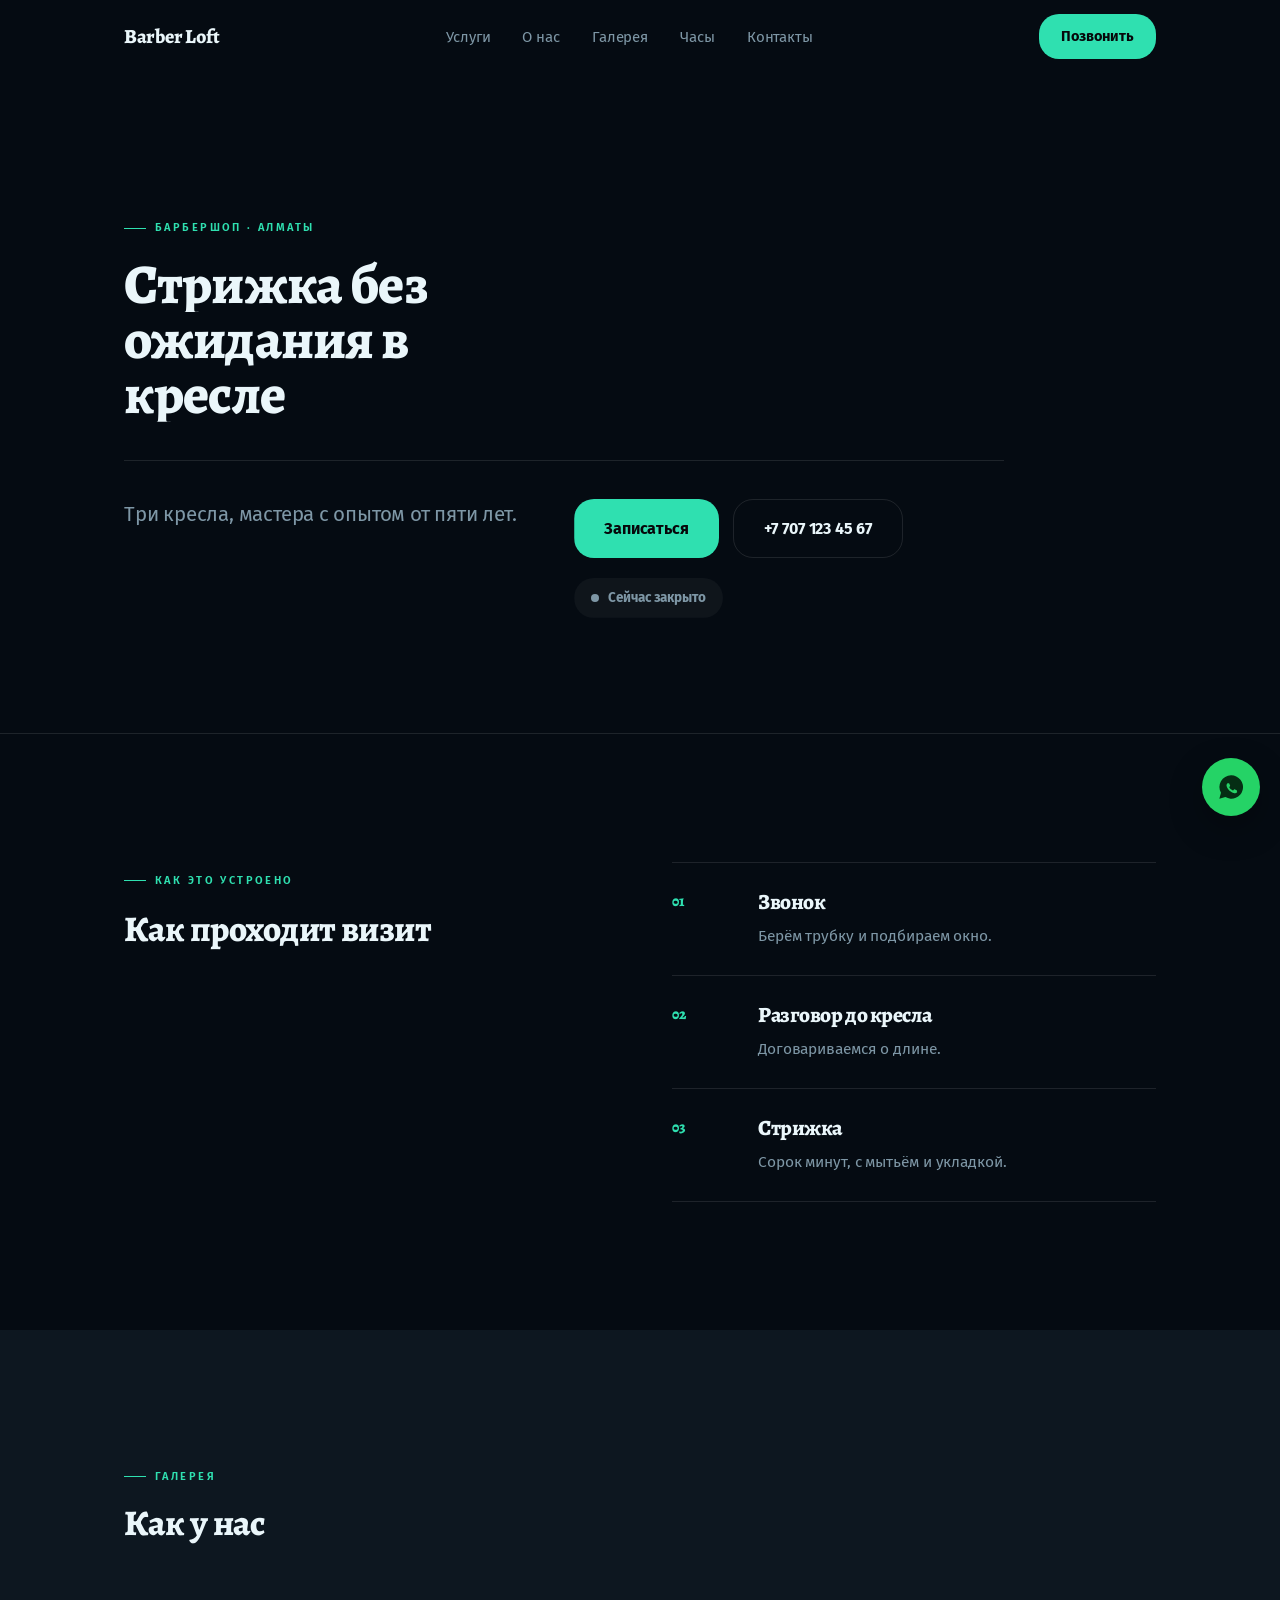
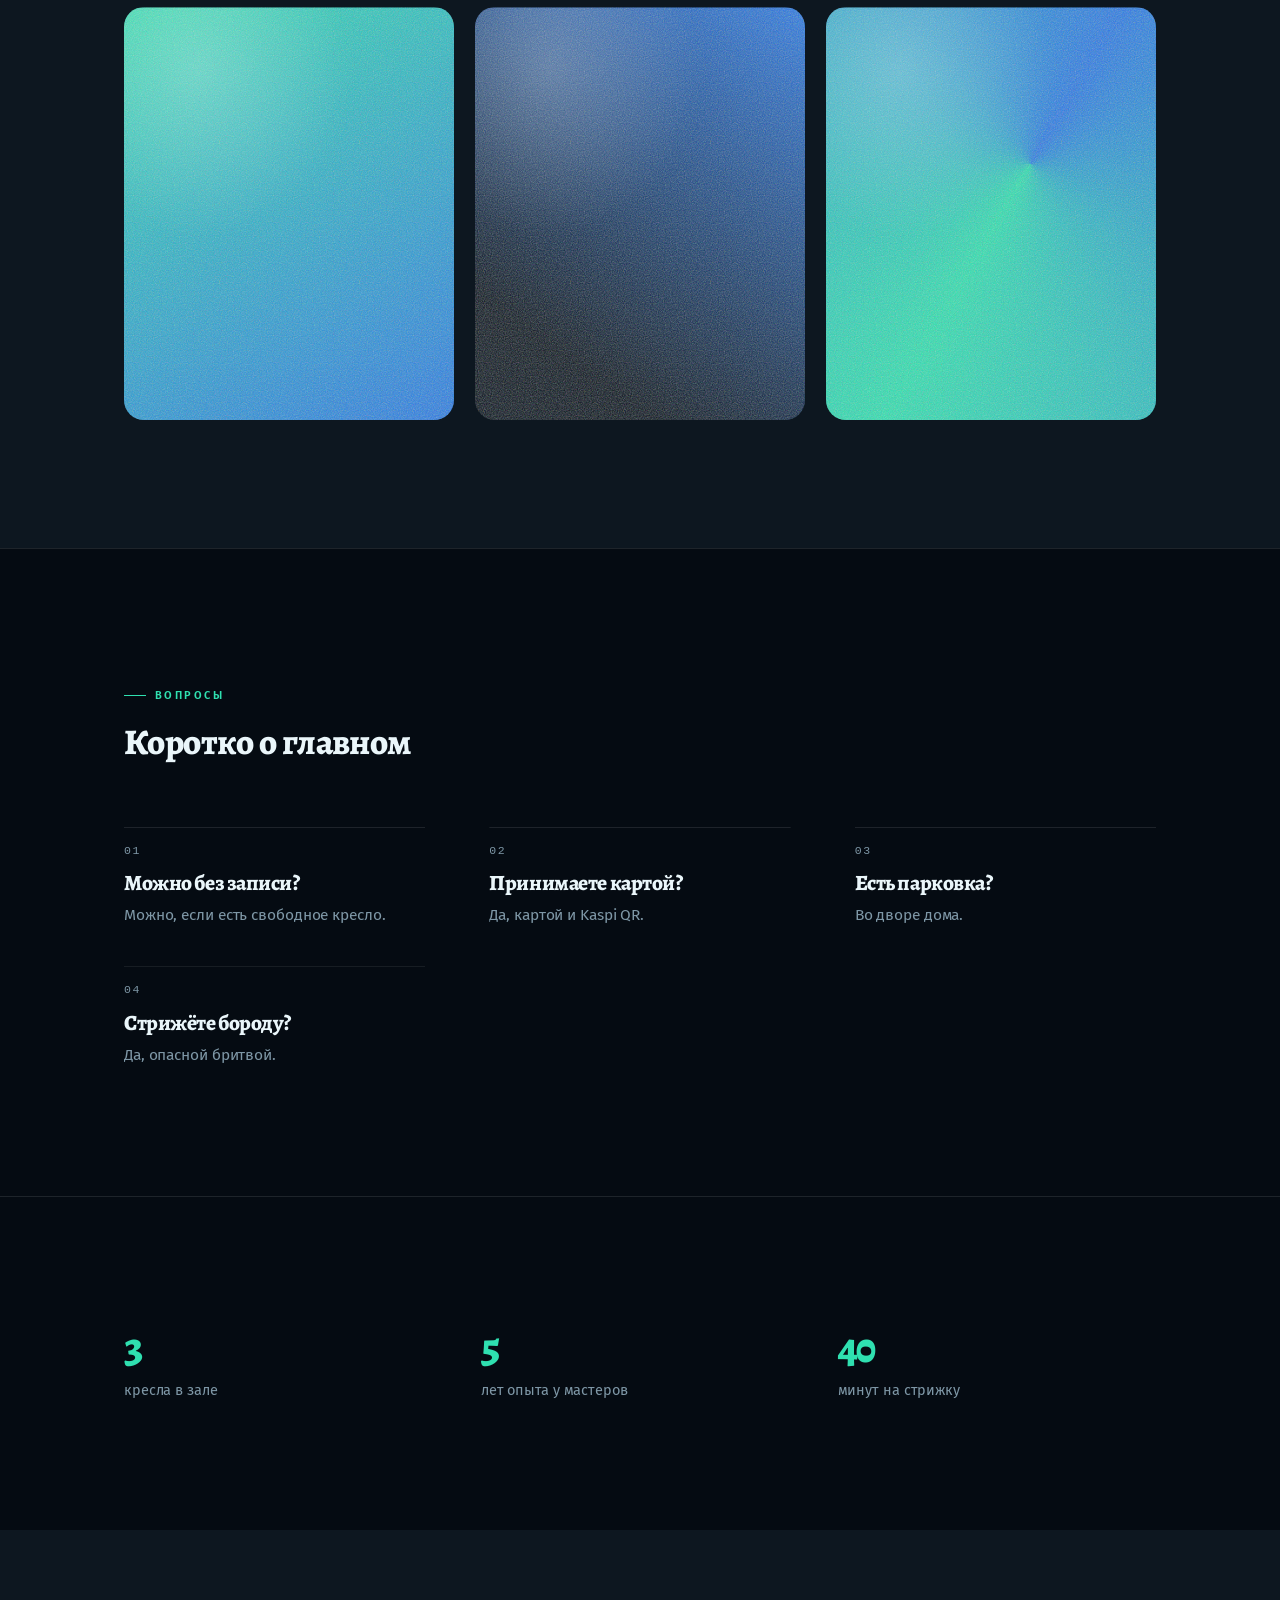
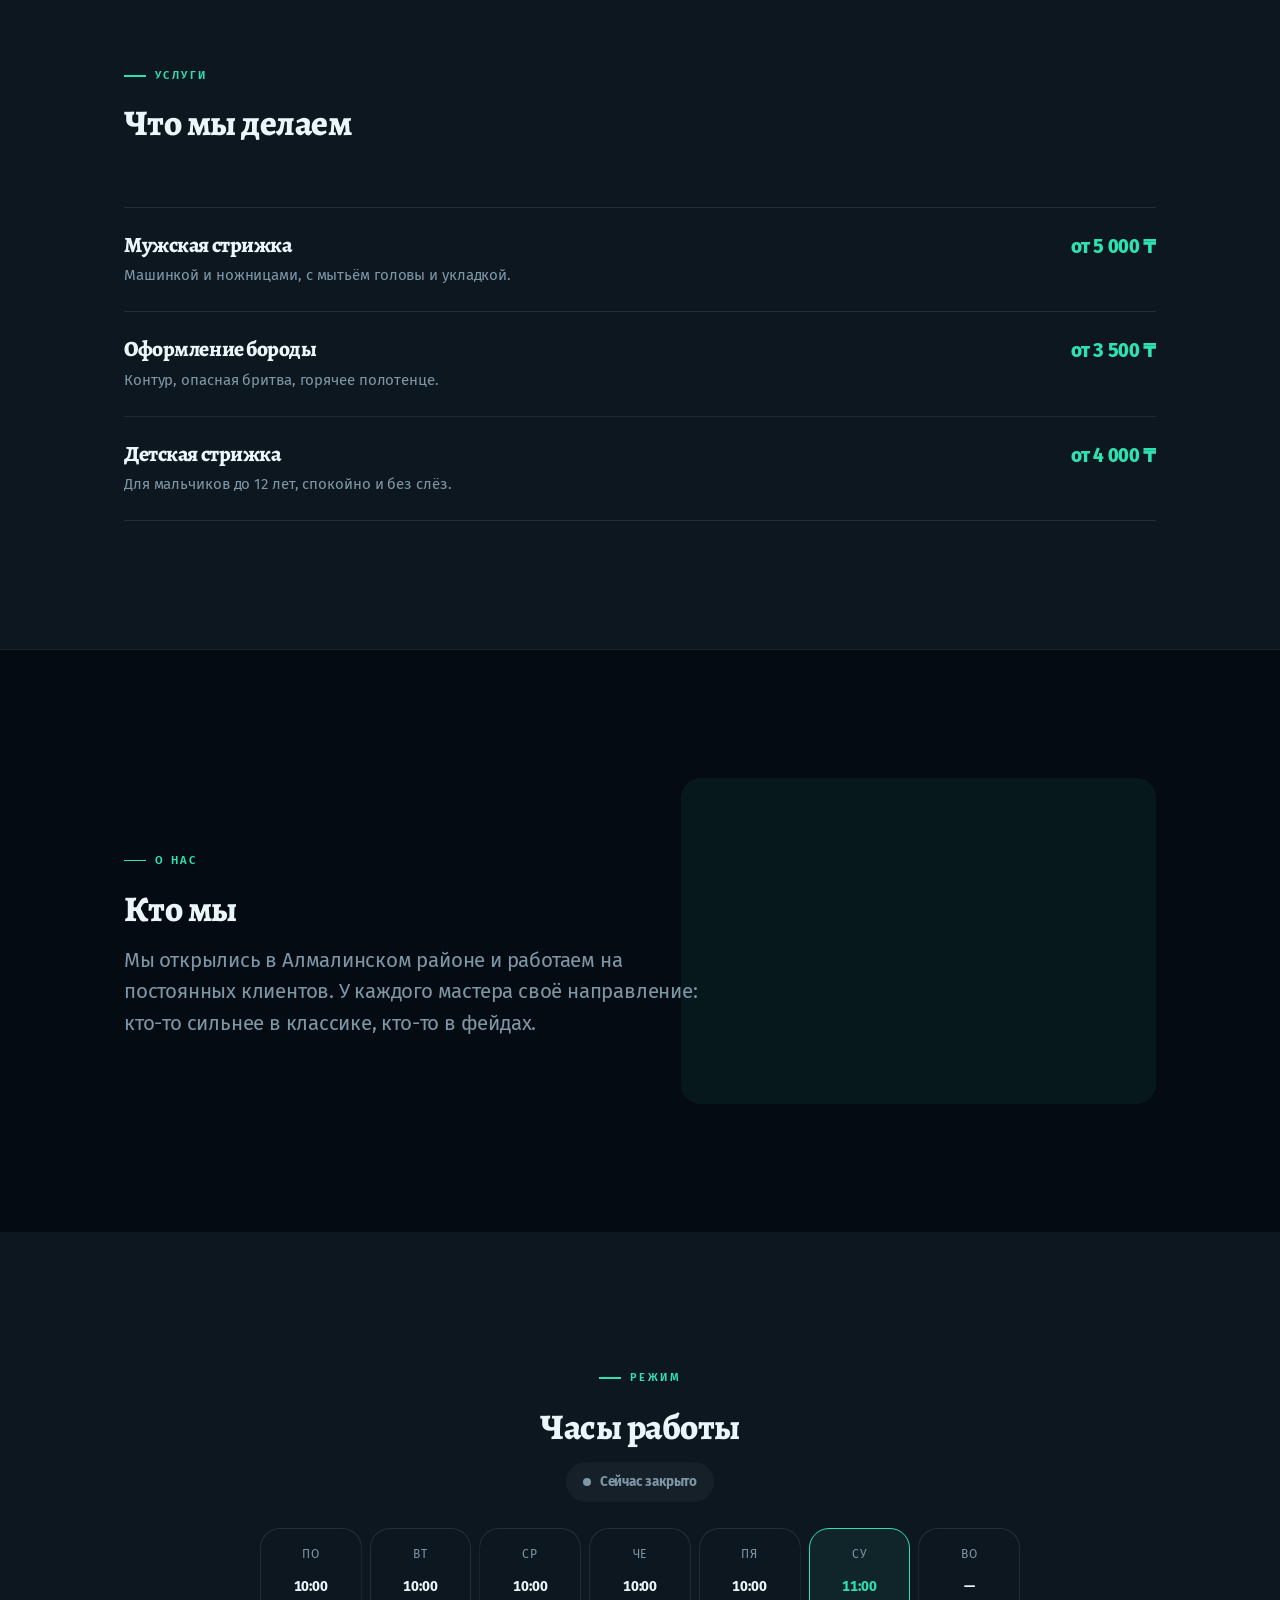
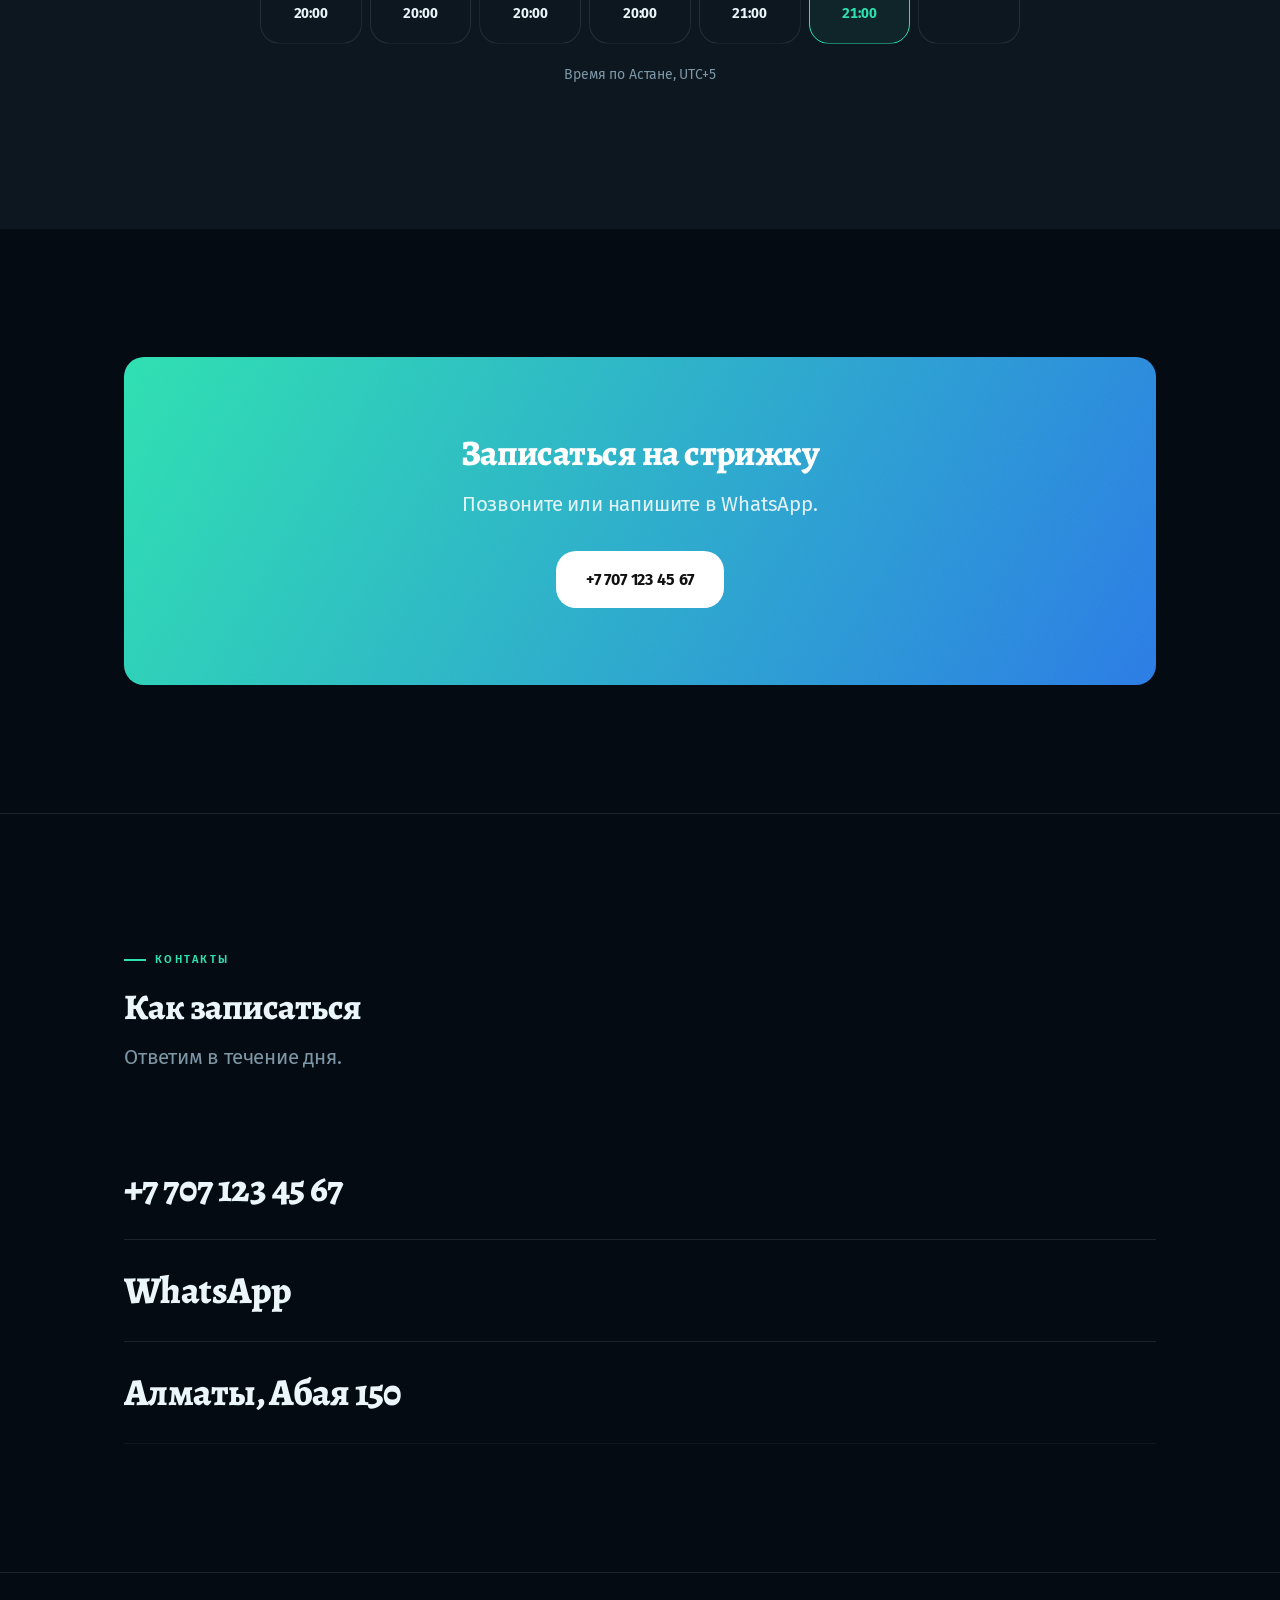
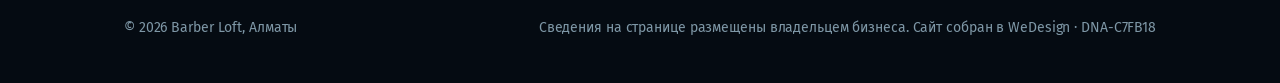
<file: primery/primer-1-barbershop.html>
<!doctype html>
<html lang="ru"><head>
<meta charset="utf-8">
<meta name="viewport" content="width=device-width,initial-scale=1,viewport-fit=cover">
<title>Barber Loft — барбершоп в Алматы</title>
<meta name="description" content="Мужские стрижки, бороды и детские стрижки.">
<meta name="theme-color" content="#050B12">
<meta property="og:type" content="website">
<meta property="og:title" content="Barber Loft — барбершоп в Алматы">
<meta property="og:description" content="Мужские стрижки, бороды и детские стрижки.">
<meta name="robots" content="index,follow">
<link rel="preconnect" href="https://fonts.gstatic.com" crossorigin>
<link rel="stylesheet" href="https://fonts.googleapis.com/css2?family=Alegreya:wght@400;700;800&family=Fira%20Sans:wght@400;600;700;800&display=swap&subset=cyrillic,latin">
<style>
:root{
 --bg:#050B12;--surf:#0D1720;--tx:#EAF6FA;--mu:#7E97A6;--ac:#2FE0B0;
 --g1:#2FE0B0;--g2:#2C7BE5;--on:#07080B;--glass:#FFFFFF0A;--hair:#FFFFFF1A;
 --r:20px;--maxw:1080px;
}
*{box-sizing:border-box}
html{scroll-behavior:smooth;-webkit-text-size-adjust:100%}
body{margin:0;background:var(--bg);color:var(--tx);font-family:'Fira Sans',system-ui,-apple-system,sans-serif;font-size:17px;line-height:1.6;letter-spacing:-.006em;-webkit-font-smoothing:antialiased;overflow-x:hidden}
img{max-width:100%;display:block}
a{color:inherit;text-decoration:none;text-underline-offset:.16em;text-decoration-thickness:1px}
p a{text-decoration:underline;text-decoration-color:#2FE0B059}
p a:hover{text-decoration-color:#2FE0B0}
button{font:inherit}
.w{max-width:var(--maxw);margin:0 auto;padding:0 24px;position:relative;z-index:2}
.w.n{max-width:820px}

h1,h2,h3{font-family:'Alegreya',Georgia,serif;font-weight:800;letter-spacing:-.015em;line-height:.98;margin:0 0 .42em;text-transform:none}
h1{font-size:clamp(34px,5vw,56px)}
h2{font-size:clamp(26px,3.2vw,36px);line-height:1.12}
h3{font-size:clamp(19px,1.7vw,23px);line-height:1.2;letter-spacing:-.02em}
p{margin:0 0 1.05em}
.lead{font-size:clamp(17px,1.55vw,21px);color:var(--mu);max-width:60ch;letter-spacing:-.01em}
.eyebrow{display:inline-flex;align-items:center;gap:9px;font-size:11.5px;font-weight:700;letter-spacing:.2em;text-transform:uppercase;color:var(--ac);margin-bottom:20px}
.eyebrow:before{content:'';width:22px;height:1.5px;background:var(--ac);display:block}
.grad{color:var(--ac)}


.mesh{position:absolute;inset:0;overflow:hidden;pointer-events:none;z-index:0}
.mesh i{position:absolute;border-radius:50%;filter:blur(80px);opacity:.42}
.mesh i:nth-child(1){width:52vw;height:52vw;background:var(--g1);top:-18vw;left:-12vw}
.mesh i:nth-child(2){width:44vw;height:44vw;background:var(--g2);top:6vw;right:-14vw}
.mesh i:nth-child(3){width:34vw;height:34vw;background:var(--ac);bottom:-16vw;left:36vw;opacity:.2}

.btn{display:inline-flex;align-items:center;justify-content:center;gap:10px;background:var(--ac);color:var(--on);border:0;border-radius:var(--r);padding:16px 30px;font-weight:700;font-size:16px;letter-spacing:-.01em;cursor:pointer;position:relative;overflow:hidden;transition:transform .22s cubic-bezier(.2,.7,.3,1),box-shadow .22s ease}
.btn:hover{transform:translateY(-3px);box-shadow:0 16px 40px #2FE0B044}
.btn:after{content:'';position:absolute;inset:0;background:linear-gradient(102deg,var(--g1),var(--g2));opacity:0;transition:opacity .25s ease}
.btn:hover:after{opacity:1}
.btn span{position:relative;z-index:1}
.btn.o{background:transparent;color:var(--tx);border:1.5px solid var(--hair);box-shadow:none}
.btn.o:hover{border-color:var(--ac);box-shadow:none}
.btn.o:after{display:none}

.nav{position:fixed;top:0;left:0;right:0;z-index:100;transition:background .3s ease,box-shadow .3s ease,padding .3s ease;padding:14px 0}
.nav.stuck{background:#050B12D9;backdrop-filter:blur(18px) saturate(1.4);box-shadow:0 1px 0 var(--hair)}

.nav .in{max-width:var(--maxw);margin:0 auto;padding:0 24px;display:flex;align-items:center;justify-content:space-between;gap:20px}
.brand{font-family:'Alegreya',serif;font-weight:800;font-size:20px;letter-spacing:-.015em;text-transform:none}
.links{display:flex;gap:2px;align-items:center}
.links a{font-size:15px;color:var(--mu);padding:9px 15px;border-radius:999px;transition:color .2s,background .2s}
.links a:hover{color:var(--tx);background:var(--glass)}

.burger{display:none;background:none;border:0;color:inherit;width:44px;height:44px;cursor:pointer}
.burger i{display:block;width:22px;height:1.8px;background:currentColor;margin:5px auto}
.menu{position:fixed;inset:0;z-index:99;background:#050B12F7;backdrop-filter:blur(20px);display:none;flex-direction:column;align-items:center;justify-content:center;gap:8px}
.menu.on{display:flex}
.menu a{font-family:'Alegreya',serif;font-size:clamp(28px,7vw,44px);font-weight:800;letter-spacing:-.015em;padding:10px 0}

.s{padding:clamp(74px,10vw,150px) 0;position:relative}
.s.tint{background:var(--surf)}
.s.line{border-top:1px solid var(--hair)}
.head{max-width:760px;margin-bottom:clamp(36px,5vw,64px)}

.g{display:grid;gap:clamp(14px,1.6vw,22px)}
.g2{grid-template-columns:repeat(auto-fit,minmax(280px,1fr))}
.g3{grid-template-columns:repeat(auto-fit,minmax(240px,1fr))}
.card{background:var(--surf);border:1px solid var(--hair);border-radius:var(--r);padding:clamp(24px,2.6vw,34px);position:relative;overflow:hidden;transition:border-color .25s ease}
.s.tint .card{background:var(--bg)}
.card:hover{border-color:#2FE0B0}
.card:before{content:'';position:absolute;inset:0;background:linear-gradient(140deg,#2FE0B012,transparent 55%);opacity:0;transition:opacity .35s;pointer-events:none}
.card:hover:before{opacity:1}
.card p{color:var(--mu);margin:0;font-size:15.5px}
.card .price{margin-top:16px;font-weight:800;font-size:19px;letter-spacing:-.02em}
.idx{font-size:12px;font-weight:700;color:var(--ac);letter-spacing:.14em;margin-bottom:14px;display:block}

.stats{display:grid;grid-template-columns:repeat(auto-fit,minmax(170px,1fr));gap:clamp(20px,3vw,44px)}
.stat b{display:block;font-family:'Alegreya',serif;font-weight:800;font-size:clamp(30px,3.6vw,44px);letter-spacing:-.04em;line-height:1;color:var(--ac)}
.stat span{display:block;color:var(--mu);font-size:14.5px;margin-top:10px}

.marq{overflow:hidden;padding:18px 0;border-top:1px solid var(--hair);border-bottom:1px solid var(--hair);white-space:nowrap;-webkit-mask-image:linear-gradient(90deg,transparent,#000 8%,#000 92%,transparent);mask-image:linear-gradient(90deg,transparent,#000 8%,#000 92%,transparent)}
.marq .t{display:inline-block;animation:mv 34s linear infinite}
.marq b{font-family:'Alegreya',serif;font-weight:800;font-size:clamp(22px,3vw,40px);letter-spacing:-.015em;text-transform:none;padding:0 26px;opacity:.85}
.marq i{color:var(--ac);font-style:normal}
@keyframes mv{to{transform:translateX(-50%)}}

.sticky{position:sticky;top:110px}
.proc{border-top:1px solid var(--hair);padding:26px 0;display:grid;grid-template-columns:64px 1fr;gap:22px;align-items:start}
.proc:last-child{border-bottom:1px solid var(--hair)}
.proc em{font-style:normal;font-family:'Alegreya',serif;font-size:15px;font-weight:800;color:var(--ac)}
.proc p{color:var(--mu);margin:6px 0 0;font-size:15.5px}

.art{aspect-ratio:4/5;border-radius:var(--r);position:relative;overflow:hidden;background:linear-gradient(150deg,var(--g1),var(--g2))}
.art.w{aspect-ratio:16/10}
.art:after{content:'';position:absolute;inset:0;background:radial-gradient(75% 65% at 22% 15%,#FFFFFF40,transparent 62%),url("data:image/svg+xml,%3Csvg xmlns='http://www.w3.org/2000/svg' width='140' height='140'%3E%3Cfilter id='n'%3E%3CfeTurbulence type='fractalNoise' baseFrequency='.85' numOctaves='3'/%3E%3C/filter%3E%3Crect width='140' height='140' filter='url(%23n)' opacity='.5'/%3E%3C/svg%3E");background-blend-mode:overlay;opacity:.9}
.art.v2{background:linear-gradient(35deg,var(--surf) 20%,var(--g2))}
.art.v3{background:conic-gradient(from 210deg at 62% 38%,var(--g1),var(--g2),var(--g1))}
.ph{overflow:hidden;border-radius:var(--r)}
.ph img{width:100%;height:100%;object-fit:cover;aspect-ratio:4/5;transition:transform .7s cubic-bezier(.2,.7,.3,1)}
.ph:hover img{transform:scale(1.06)}

.hrs{width:100%;border-collapse:collapse;font-size:16.5px}
.hrs td{padding:15px 2px;border-bottom:1px solid var(--hair)}
.hrs td:last-child{text-align:right;font-variant-numeric:tabular-nums;color:var(--mu)}
.hrs tr:last-child td{border-bottom:0}
.hrs tr.today td{color:var(--ac);font-weight:700}
.pill{display:inline-flex;align-items:center;gap:9px;font-size:13.5px;font-weight:700;padding:9px 17px;border-radius:999px;background:#2FE0B01F;color:var(--ac)}
.pill:before{content:'';width:8px;height:8px;border-radius:50%;background:currentColor;box-shadow:0 0 0 0 currentColor;animation:pulse 2.4s infinite}
.pill[data-open="0"]{background:var(--glass);color:var(--mu)}
.pill[data-open="0"]:before{animation:none}
@keyframes pulse{70%{box-shadow:0 0 0 7px transparent}100%{box-shadow:0 0 0 0 transparent}}

.big-link{text-underline-offset:.18em;text-decoration-thickness:1px;display:block;font-family:'Alegreya',serif;font-weight:800;font-size:clamp(22px,3.2vw,38px);letter-spacing:-.015em;padding:20px 0;border-bottom:1px solid var(--hair);transition:padding-left .3s,color .3s}
.big-link:hover{padding-left:16px;color:var(--ac)}

.cta{border-radius:var(--r);padding:clamp(40px,6vw,86px);position:relative;overflow:hidden;background:linear-gradient(120deg,var(--g1),var(--g2));color:#fff;text-align:center}
.cta:after{content:'';position:absolute;inset:0;background:url("data:image/svg+xml,%3Csvg xmlns='http://www.w3.org/2000/svg' width='140' height='140'%3E%3Cfilter id='n'%3E%3CfeTurbulence type='fractalNoise' baseFrequency='.85' numOctaves='3'/%3E%3C/filter%3E%3Crect width='140' height='140' filter='url(%23n)' opacity='.5'/%3E%3C/svg%3E");opacity:.16;mix-blend-mode:overlay;pointer-events:none}
.cta h2{color:#fff}
.cta .lead{color:#FFFFFFDB;margin:0 auto 30px}
.cta .btn{background:#fff;color:#111;position:relative;z-index:2}
.cta .btn:after{display:none}

details{border-bottom:1px solid var(--hair)}
details summary{cursor:pointer;list-style:none;padding:24px 0;font-weight:700;font-size:17.5px;display:flex;justify-content:space-between;gap:20px;align-items:center}
details summary::-webkit-details-marker{display:none}
details summary:after{content:'+';color:var(--ac);font-size:24px;line-height:1;transition:transform .3s}
details[open] summary:after{transform:rotate(45deg)}
details p{color:var(--mu);margin:0 0 24px;max-width:64ch;font-size:16px}

footer{padding:44px 0;border-top:1px solid var(--hair);color:var(--mu);font-size:14px}

.wa{position:fixed;right:20px;bottom:84px;z-index:80;width:58px;height:58px;border-radius:50%;background:#25D366;color:#052E14;display:grid;place-items:center;box-shadow:0 12px 34px #00000047;transition:transform .25s}
.wa:hover{transform:scale(1.08)}
.wa svg{width:28px;height:28px}
/* Нижняя полоса записи с бегущим ободком */
.book{position:fixed;left:50%;bottom:16px;transform:translateX(-50%);z-index:70;
  width:min(520px,calc(100vw - 28px));padding:2px;border-radius:999px;overflow:hidden;isolation:isolate;
  box-shadow:0 6px 24px #00000073;
  opacity:0;pointer-events:none;transition:opacity .3s ease}
.book.on{opacity:1;pointer-events:auto}
.book:before{content:'';position:absolute;left:-50%;top:-300%;width:200%;height:700%;
  background:conic-gradient(from 0deg,#2FE0B0,#2C7BE5,#2FE0B0,#2FE0B0);
  animation:ring 4.5s linear infinite;z-index:-1}
@keyframes ring{to{transform:rotate(360deg)}}
.book-in{display:flex;align-items:center;gap:12px;background:var(--surf);border-radius:999px;padding:10px 10px 10px 20px}
.book-t{flex:1;font-size:15px;font-weight:600}
.book-s{font-size:12.5px;color:var(--mu);font-weight:400;display:block}
.book-go{width:38px;height:38px;flex-shrink:0;border-radius:50%;background:var(--ac);color:var(--on);
  display:grid;place-items:center;font-size:16px;font-weight:700}

.bar{position:fixed;top:0;left:0;height:2.5px;background:linear-gradient(90deg,var(--g1),var(--g2));z-index:120;width:0}

.rows{border-top:1px solid var(--hair)}
.srow{display:flex;justify-content:space-between;align-items:flex-start;gap:24px;padding:24px 0;border-bottom:1px solid var(--hair)}
.srow h3{margin-bottom:6px}
.srow p{color:var(--mu);margin:0;font-size:15.5px;max-width:60ch}
.srow-price{font-weight:800;font-size:19px;letter-spacing:-.02em;white-space:nowrap;color:var(--ac)}
.snum{display:grid;grid-template-columns:56px 1fr;gap:18px;align-items:start;padding:20px 0}
.snum em{font-style:normal;font-family:'Alegreya',serif;font-weight:800;font-size:34px;letter-spacing:-.05em;color:var(--ac);line-height:1;opacity:.55}
.snum p{color:var(--mu);margin:5px 0 0;font-size:15.5px}
.plist2{display:grid;gap:4px}
.pitem{padding:14px 0;border-bottom:1px solid var(--hair)}
.pitem-top{display:flex;align-items:baseline;gap:10px}
.pitem-name{font-weight:700;font-size:18px;white-space:nowrap}
.pitem-dots{flex:1;border-bottom:2px dotted #FFFFFF33;transform:translateY(-4px)}
.pitem-price{font-weight:800;font-size:18px;color:var(--ac);white-space:nowrap}
.pitem-text{color:var(--mu);margin:6px 0 0;font-size:14.5px;max-width:62ch}
.bigquote{font-family:'Alegreya',serif;font-weight:800;font-size:clamp(21px,2.8vw,34px);line-height:1.24;letter-spacing:-.025em;margin:0 0 18px}
.hgrid{display:grid;grid-template-columns:repeat(7,1fr);gap:8px;max-width:760px;margin:0 auto}
.hcell{background:var(--surf);border:1px solid var(--hair);border-radius:var(--r);padding:16px 8px;text-align:center}
.hcell span{display:block;font-size:12px;color:var(--mu);text-transform:uppercase;letter-spacing:.08em;margin-bottom:8px}
.hcell b{font-size:14px;font-variant-numeric:tabular-nums;line-height:1.35}
.hcell.today{border-color:var(--ac);background:#2FE0B012}
.hcell.today b{color:var(--ac)}
.hlines{display:grid}
.hline{display:flex;justify-content:space-between;align-items:baseline;gap:16px;padding:15px 0;border-bottom:1px solid var(--hair);font-size:17px}
.hline b{font-variant-numeric:tabular-nums;color:var(--mu);font-weight:500}
.hline.today b,.hline.today span{color:var(--ac);font-weight:700}
/* ——— объём ——— */
.depth{position:absolute;inset:0;z-index:0;pointer-events:none;overflow:hidden;perspective:900px}
/* Разлиновка: вертикальные направляющие, как на макетном листе */
.rules{position:absolute;inset:0;
  background-image:repeating-linear-gradient(90deg,#FFFFFF0A 0 1px,transparent 1px 25%);
  background-position:center}
/* Сетка, уходящая к горизонту: одна тонкая линия, без свечения */
.netgrid{position:absolute;left:-20%;right:-20%;bottom:0;height:44%;
  background-image:linear-gradient(#FFFFFF14 1px,transparent 1px),linear-gradient(90deg,#FFFFFF14 1px,transparent 1px);
  background-size:72px 72px;transform:rotateX(74deg);transform-origin:bottom;
  -webkit-mask-image:linear-gradient(transparent,#000 60%);mask-image:linear-gradient(transparent,#000 60%)}
/* заголовок раскрывается построчно */
.lineup{display:block;overflow:hidden}
.lineup>i{display:block;font-style:normal;transform:translateY(100%);opacity:0;
  transition:transform 1s cubic-bezier(.16,1,.3,1),opacity .7s ease;transition-delay:var(--ld,0ms)}
.lineup.on>i{transform:none;opacity:1}

/* блок прилипает, содержимое сменяется */
.stack{position:relative}
.stack-pin{position:sticky;top:0;height:100vh;display:grid;place-items:center;overflow:hidden}
.stack-item{position:absolute;inset:0;display:grid;place-items:center;padding:0 24px;text-align:center;
  opacity:0;transform:scale(.94);transition:opacity .5s ease,transform .5s ease}
.stack-item.on{opacity:1;transform:none}
.stack-item h3{font-size:clamp(26px,4vw,44px);margin-bottom:16px}
.stack-item p{font-size:clamp(16px,1.6vw,20px);color:var(--mu);max-width:52ch;margin:0 auto}
.stack-num{font-size:12px;letter-spacing:.2em;color:var(--ac);margin-bottom:18px;display:block}
.stack-dots{position:absolute;right:24px;top:50%;transform:translateY(-50%);display:grid;gap:8px}
.stack-dots i{width:6px;height:6px;border-radius:50%;background:var(--hair);transition:background .3s,transform .3s}
.stack-dots i.on{background:var(--ac);transform:scale(1.5)}

/* строка, которая едет вбок по мере прокрутки */
.drift{will-change:transform}

/* линия, растущая при появлении */
.growline{height:2px;background:var(--ac);width:0;transition:width 1.1s cubic-bezier(.16,1,.3,1)}
.growline.on{width:100%}

/* ——— контраст размеров ———
   Машинная вёрстка держит всё в диапазоне 16–24px. Ручная разводит края:
   подписи 11px с разрядкой, заголовки крупные, среднего почти нет. */
.head .eyebrow{margin-bottom:clamp(10px,1.4vw,18px)}
.lead{font-size:clamp(17px,1.65vw,20.5px);line-height:1.55}
.card p,.srow p,.snum p,.steps p{font-size:15px;line-height:1.55}
.idx{font-family:ui-monospace,monospace;font-size:11px;letter-spacing:.16em;opacity:.5}
.foot,.foot *{font-size:13px}
.price{font-weight:700;letter-spacing:-.02em}

/* ——— типографика ——— */
/* Цифры одной ширины: цены и часы не пляшут в столбце */
.price,.stat b,.hrs td,.hcell b,.hline b,.pitem-price,.srow-price{font-variant-numeric:tabular-nums;font-feature-settings:'tnum' 1}
/* Крупный текст ужимается сильнее мелкого — так делают вручную */
h1{font-feature-settings:'kern' 1,'liga' 1}
/* Висячая пунктуация у цитат */
.bigquote{text-indent:-.42em}
/* Мелкие подписи: не «уменьшенный текст», а другой приём */
.eyebrow{font-size:11px;letter-spacing:.22em;text-transform:uppercase;font-weight:600}

/* ——— редакторские блоки ——— */
/* Заголовок и текст в разных колонках разной ширины */
.ed{display:grid;grid-template-columns:minmax(0,.82fr) minmax(0,1.18fr);gap:clamp(24px,5vw,80px);align-items:start}
.ed-side{position:sticky;top:96px}
/* Крупная цифра, вынесенная на поле */
.hang{display:grid;grid-template-columns:auto 1fr;gap:clamp(16px,3vw,36px);align-items:baseline}
.hang em{font-style:normal;font-family:'Alegreya',serif;font-weight:800;
  font-size:clamp(44px,7vw,104px);line-height:.82;letter-spacing:-.05em;color:#2FE0B02E}
/* Текст, заходящий на цветную плашку */
.overlap{position:relative;padding:clamp(28px,5vw,64px) 0}
.overlap-bg{position:absolute;right:0;top:0;bottom:0;width:min(46%,520px);background:#2FE0B00F;border-radius:var(--r)}
.overlap-in{position:relative;z-index:1;max-width:min(64ch,74%)}
/* Тонкая линейка с номером на поле */
.numrule{display:grid;grid-template-columns:auto 1fr;gap:20px;align-items:center;
  padding-top:14px;border-top:1px solid var(--hair);margin-bottom:clamp(20px,3vw,34px)}
.numrule span{font-family:ui-monospace,monospace;font-size:11.5px;letter-spacing:.14em;color:var(--mu)}

.tilt{transform-style:preserve-3d;transition:transform .35s cubic-bezier(.2,.7,.3,1)}
.wr{display:inline-block;overflow:hidden;vertical-align:top}
.wr i{display:inline-block;font-style:normal;transform:translateY(105%);opacity:0;
  transition:transform .85s cubic-bezier(.16,1,.3,1),opacity .6s ease;transition-delay:var(--wd,0ms)}
.wr.on i{transform:none;opacity:1}
.para{will-change:transform}

.glass{background:#FFFFFF0F;backdrop-filter:blur(22px) saturate(1.3);border:1px solid #FFFFFF26;border-radius:calc(var(--r) + 10px);padding:clamp(30px,4.4vw,64px);box-shadow:0 2px 6px #00000012,0 40px 90px #00000059}
.sky{position:absolute;inset:0;z-index:0;overflow:hidden;pointer-events:none}
.sky .c{position:absolute;border-radius:50%;background:#FFFFFF14;filter:blur(42px)}
.sky .c:nth-child(1){width:46vw;height:26vw;top:6vw;left:-6vw;opacity:.10}
.sky .c:nth-child(2){width:38vw;height:20vw;top:1vw;right:-4vw;opacity:.08}
.sky .c:nth-child(3){width:30vw;height:16vw;top:16vw;left:34vw;opacity:.06}
.hills{position:absolute;left:0;right:0;bottom:-1px;z-index:1;pointer-events:none}
.rv{opacity:0;transition:opacity .8s cubic-bezier(.2,.7,.3,1),transform .8s cubic-bezier(.2,.7,.3,1),clip-path .9s cubic-bezier(.2,.7,.3,1);transition-delay:var(--d,0ms)}




.rv{transform:translateY(16px)}
.rv.on{opacity:1;transform:none;clip-path:inset(0 0 0 0)}

:focus-visible{outline:2.5px solid var(--ac);outline-offset:3px;border-radius:4px}
::selection{background:#2FE0B040}

@media(max-width:860px){
 .hgrid{grid-template-columns:repeat(4,1fr)}
 .srow{flex-direction:column;gap:10px}
 .snum{grid-template-columns:44px 1fr;gap:12px}
 .pitem-name{white-space:normal}
 .links{display:none}
 .burger{display:block}
 .sticky{position:static}
 .proc{grid-template-columns:1fr;gap:8px}
 .s{padding:66px 0}
}
@media (prefers-reduced-motion:reduce){
 *{animation:none!important;transition:none!important}
 .rv{opacity:1;transform:none;clip-path:none}
 .wr i{transform:none;opacity:1}
 .rules,.netgrid{display:none}
 .book:before{animation:none;background:var(--ac)}
 .lineup>i{transform:none;opacity:1}
 .stack-pin{position:static;height:auto}
 .stack-item{position:static;opacity:1;transform:none;padding:32px 0}
 .stack-dots{display:none}
 .growline{width:100%}
 html{scroll-behavior:auto}
}</style>
</head><body>
<div class="bar"></div>
<nav class="nav"><div class="in">
  <a class="brand" href="#">Barber Loft</a>
  <div class="links"><a href="#services">Услуги</a><a href="#about">О нас</a><a href="#gallery">Галерея</a><a href="#hours">Часы</a><a href="#contacts">Контакты</a></div>
  <a class="btn" href="tel:+7 707 123 45 67" style="padding:11px 22px;font-size:14.5px"><span>Позвонить</span></a>
  <button class="burger" aria-label="Меню"><i></i><i></i></button>
</div></nav>
<div class="menu"><a href="#services">Услуги</a><a href="#about">О нас</a><a href="#gallery">Галерея</a><a href="#hours">Часы</a><a href="#contacts">Контакты</a></div>
<header style="padding:clamp(130px,17vw,210px) 0 clamp(70px,9vw,120px);position:relative"><div class="w"><div style="max-width:min(880px,92%)">
      <div class="eyebrow rv">барбершоп · Алматы</div><h1 class="rv" style="--d:60ms;max-width:15ch"><span class="wr" style="--wd:0ms"><i>Стрижка</i></span> <span class="wr" style="--wd:70ms"><i>без</i></span> <span class="wr" style="--wd:140ms"><i>ожидания</i></span> <span class="wr" style="--wd:210ms"><i>в</i></span> <span class="wr" style="--wd:280ms"><i>кресле</i></span></h1>
      <div style="height:1px;background:var(--hair);margin:38px 0"></div>
      <div class="g g2" style="align-items:start">
        <p class="lead rv" style="--d:140ms">Три кресла, мастера с опытом от пяти лет.</p>
        <div class="rv" style="--d:220ms"><div style="display:flex;gap:14px;flex-wrap:wrap;margin-bottom:20px"><a class="btn" href="#contacts"><span>Записаться</span></a><a class="btn o" href="tel:+7 707 123 45 67"><span>+7 707 123 45 67</span></a></div><span class="pill" data-open-badge>Часы работы</span></div>
      </div></div></header>
<section class="s line"><div class="w"><div class="g g2" style="gap:clamp(30px,5vw,70px);align-items:start">
    <div class="sticky"><div class="eyebrow rv">Как это устроено</div><h2 class="rv" style="--d:60ms">Как проходит визит</h2></div>
    <div><div class="proc rv" style="--d:0ms"><em>01</em>
      <div><h3>Звонок</h3><p>Берём трубку и подбираем окно.</p></div></div><div class="proc rv" style="--d:90ms"><em>02</em>
      <div><h3>Разговор до кресла</h3><p>Договариваемся о длине.</p></div></div><div class="proc rv" style="--d:180ms"><em>03</em>
      <div><h3>Стрижка</h3><p>Сорок минут, с мытьём и укладкой.</p></div></div></div></div></div></section><section class="s tint" id="gallery"><div class="w">
    <div class="head"><div class="eyebrow rv">Галерея</div><h2 class="rv" style="--d:60ms">Как у нас</h2></div>
    <div class="g g3"><div class="art  rv" style="--d:0ms"></div><div class="art v2 rv" style="--d:90ms"></div><div class="art v3 rv" style="--d:180ms"></div></div></div></section><section class="s line" id="faq"><div class="w">
      <div class="head"><div class="eyebrow rv">Вопросы</div>
      <h2 class="rv" style="--d:60ms">Коротко о главном</h2></div>
      <div class="g g2" style="gap:clamp(20px,3vw,52px) clamp(24px,5vw,72px)">
      <div class="rv" style="--d:0ms">
          <div class="numrule" style="margin-bottom:10px"><span>01</span><i></i></div>
          <h3 style="margin-bottom:7px">Можно без записи?</h3>
          <p style="color:var(--mu);margin:0;font-size:15.5px">Можно, если есть свободное кресло.</p></div><div class="rv" style="--d:70ms">
          <div class="numrule" style="margin-bottom:10px"><span>02</span><i></i></div>
          <h3 style="margin-bottom:7px">Принимаете картой?</h3>
          <p style="color:var(--mu);margin:0;font-size:15.5px">Да, картой и Kaspi QR.</p></div><div class="rv" style="--d:140ms">
          <div class="numrule" style="margin-bottom:10px"><span>03</span><i></i></div>
          <h3 style="margin-bottom:7px">Есть парковка?</h3>
          <p style="color:var(--mu);margin:0;font-size:15.5px">Во дворе дома.</p></div><div class="rv" style="--d:210ms">
          <div class="numrule" style="margin-bottom:10px"><span>04</span><i></i></div>
          <h3 style="margin-bottom:7px">Стрижёте бороду?</h3>
          <p style="color:var(--mu);margin:0;font-size:15.5px">Да, опасной бритвой.</p></div></div></div></section><section class="s line"><div class="w"><div class="stats"><div class="stat rv" style="--d:0ms"><b>3</b><span>кресла в зале</span></div><div class="stat rv" style="--d:90ms"><b>5</b><span>лет опыта у мастеров</span></div><div class="stat rv" style="--d:180ms"><b>40</b><span>минут на стрижку</span></div></div></div></section><section class="s tint" id="services"><div class="w"><div class="head"><div class="eyebrow rv">Услуги</div><h2 class="rv" style="--d:60ms">Что мы делаем</h2></div>
      <div class="rows"><div class="srow rv" style="--d:0ms">
        <div><h3>Мужская стрижка</h3><p>Машинкой и ножницами, с мытьём головы и укладкой.</p></div>
        <div class="srow-price">от 5 000 ₸</div></div><div class="srow rv" style="--d:70ms">
        <div><h3>Оформление бороды</h3><p>Контур, опасная бритва, горячее полотенце.</p></div>
        <div class="srow-price">от 3 500 ₸</div></div><div class="srow rv" style="--d:140ms">
        <div><h3>Детская стрижка</h3><p>Для мальчиков до 12 лет, спокойно и без слёз.</p></div>
        <div class="srow-price">от 4 000 ₸</div></div></div></div></section><section class="s line" id="about"><div class="w"><div class="overlap">
      <div class="overlap-bg"></div>
      <div class="overlap-in">
        <div class="eyebrow rv">О нас</div>
        <h2 class="rv" style="--d:60ms">Кто мы</h2>
        <p class="lead rv" style="--d:140ms;margin-bottom:0">Мы открылись в Алмалинском районе и работаем на постоянных клиентов. У каждого мастера своё направление: кто-то сильнее в классике, кто-то в фейдах.</p>
      </div></div></div></section><section class="s tint" id="hours"><div class="w" style="text-align:center">
      <div class="eyebrow rv">Режим</div><h2 class="rv" style="--d:60ms">Часы работы</h2>
      <div class="rv" style="--d:120ms;margin-bottom:26px"><span class="pill" data-open-badge>Часы работы</span></div>
      <div class="hgrid"><div class="hcell rv" data-day="mon" style="--d:0ms">
        <span>По</span><b>10:00<br>20:00</b></div><div class="hcell rv" data-day="tue" style="--d:50ms">
        <span>Вт</span><b>10:00<br>20:00</b></div><div class="hcell rv" data-day="wed" style="--d:100ms">
        <span>Ср</span><b>10:00<br>20:00</b></div><div class="hcell rv" data-day="thu" style="--d:150ms">
        <span>Че</span><b>10:00<br>20:00</b></div><div class="hcell rv" data-day="fri" style="--d:200ms">
        <span>Пя</span><b>10:00<br>21:00</b></div><div class="hcell rv" data-day="sat" style="--d:250ms">
        <span>Су</span><b>11:00<br>21:00</b></div><div class="hcell rv" data-day="sun" style="--d:300ms">
        <span>Во</span><b>—</b></div></div>
      <p class="rv" style="--d:200ms;color:var(--mu);font-size:14px;margin-top:20px">Время по Астане, UTC+5</p></div></section><section class="s"><div class="w"><div class="cta rv">
    <h2>Записаться на стрижку</h2>
    <p class="lead">Позвоните или напишите в WhatsApp.</p>
    <a class="btn" href="tel:+7 707 123 45 67"><span>+7 707 123 45 67</span></a>
  </div></div></section><section class="s line" id="contacts"><div class="w">
    <div class="head"><div class="eyebrow rv">Контакты</div><h2 class="rv" style="--d:60ms">Как записаться</h2>
    <p class="lead rv" style="--d:120ms">Ответим в течение дня.</p></div>
    <div class="rv" style="--d:160ms">
      <a class="big-link" href="tel:+7 707 123 45 67">+7 707 123 45 67</a>
      <a class="big-link" href="https://wa.me/77071234567" target="_blank" rel="noopener">WhatsApp</a>
      <a class="big-link" href="https://2gis.kz/search/%D0%90%D0%BB%D0%BC%D0%B0%D1%82%D1%8B%2C%20%D0%90%D0%B1%D0%B0%D1%8F%20150" target="_blank" rel="noopener">Алматы, Абая 150</a>
      
    </div></div></section>
<footer><div class="w" style="display:flex;justify-content:space-between;gap:18px;flex-wrap:wrap">
<span>© 2026 Barber Loft, Алматы</span>
<span>Сведения на странице размещены владельцем бизнеса. Сайт собран в WeDesign · DNA-C7FB18</span></div></footer>
<div class="book" id="book"><div class="book-in">
  <span class="book-t">Записаться<span class="book-s" data-open-badge>Часы работы</span></span>
  <a class="book-go" href="https://wa.me/77071234567" target="_blank" rel="noopener" aria-label="Связаться">&#8599;</a>
</div></div>
<a class="wa" href="https://wa.me/77071234567" target="_blank" rel="noopener" aria-label="Написать в WhatsApp"><svg viewBox="0 0 24 24" fill="currentColor"><path d="M12 2a10 10 0 0 0-8.6 15L2 22l5.2-1.4A10 10 0 1 0 12 2Zm5.5 14.1c-.2.6-1.2 1.2-1.7 1.2-.5.1-1 .1-1.6-.1-1.5-.6-3.4-1.7-4.9-3.8-.6-.8-1-1.7-1.1-2.5-.1-.8.2-1.5.6-1.9.2-.2.4-.3.6-.3h.5c.2 0 .4 0 .6.4l.7 1.7c.1.2 0 .4-.1.5l-.4.5c-.1.2-.3.3-.1.6.4.7 1 1.3 1.6 1.8.6.4 1.1.6 1.3.7.2.1.4.1.5-.1l.6-.7c.2-.2.3-.2.5-.1l1.6.8c.2.1.4.2.4.3.1.2.1.6-.1 1.1Z"/></svg></a>

<script>
(function(){
var R=window.matchMedia('(prefers-reduced-motion: reduce)').matches;
var els=document.querySelectorAll('.rv');
if(R){for(var i=0;i<els.length;i++)els[i].classList.add('on');}
else{var io=new IntersectionObserver(function(en){en.forEach(function(e){if(e.isIntersecting){e.target.classList.add('on');io.unobserve(e.target);}})},{threshold:.1,rootMargin:'0px 0px -8%'});
for(var j=0;j<els.length;j++)io.observe(els[j]);}

/* заголовок по словам */
var wraps=document.querySelectorAll('.wr');
if(R){for(var w=0;w<wraps.length;w++)wraps[w].classList.add('on');}
else{setTimeout(function(){for(var w=0;w<wraps.length;w++)wraps[w].classList.add('on');},180);}

/* наклон карточек за курсором — только на мыши, не на касании */
if(!R && matchMedia('(hover:hover) and (pointer:fine)').matches){
  var tilts=document.querySelectorAll('.tilt');
  for(var t=0;t<tilts.length;t++){(function(el){
    el.addEventListener('mousemove',function(e){
      var b=el.getBoundingClientRect();
      var x=(e.clientX-b.left)/b.width-0.5, y=(e.clientY-b.top)/b.height-0.5;
      el.style.transform='perspective(700px) rotateY('+(x*7).toFixed(2)+'deg) rotateX('+(-y*7).toFixed(2)+'deg) translateY(-5px)';
    });
    el.addEventListener('mouseleave',function(){ el.style.transform=''; });
  })(tilts[t]);}
}

/* параллакс: дальние слои двигаются медленнее */
var paras=document.querySelectorAll('.para');
if(!R && paras.length){
  var ticking=false;
  var onPara=function(){
    if(ticking) return; ticking=true;
    requestAnimationFrame(function(){
      var y=window.scrollY||0;
      for(var i=0;i<paras.length;i++){
        var k=parseFloat(paras[i].getAttribute('data-para'))||0.15;
        paras[i].style.transform='translate3d(0,'+(y*k).toFixed(1)+'px,0)';
      }
      ticking=false;
    });
  };
  onPara(); window.addEventListener('scroll',onPara,{passive:true});
}

/* цифры досчитываются при появлении */
var nums=document.querySelectorAll('.stat b');
if(!R && nums.length){
  var nio=new IntersectionObserver(function(en){
    en.forEach(function(e){
      if(!e.isIntersecting) return;
      nio.unobserve(e.target);
      var raw=e.target.textContent.trim();
      var m=raw.match(/^(D*)(d+)(.*)$/);
      if(!m) return;
      var pre=m[1], end=parseInt(m[2],10), post=m[3], step=0, steps=28;
      if(end>999) return;
      var id=setInterval(function(){
        step++;
        var v=Math.round(end*(1-Math.pow(1-step/steps,3)));
        e.target.textContent=pre+v+post;
        if(step>=steps){clearInterval(id);e.target.textContent=raw;}
      },26);
    });
  },{threshold:.4});
  for(var n=0;n<nums.length;n++) nio.observe(nums[n]);
}

/* липкий блок: шаги сменяются по мере прокрутки */
var stack=document.querySelector('.stack');
if(stack && !R){
  var items=stack.querySelectorAll('.stack-item'), dots=stack.querySelectorAll('.stack-dots i');
  var onStack=function(){
    var b=stack.getBoundingClientRect(), h=stack.offsetHeight-window.innerHeight;
    if(h<=0) return;
    var p=Math.min(1,Math.max(0,(-b.top)/h));
    var idx=Math.min(items.length-1,Math.floor(p*items.length));
    for(var i=0;i<items.length;i++){
      if(i===idx) items[i].classList.add('on'); else items[i].classList.remove('on');
      if(dots[i]){ if(i===idx) dots[i].classList.add('on'); else dots[i].classList.remove('on'); }
    }
  };
  onStack(); window.addEventListener('scroll',onStack,{passive:true});
  window.addEventListener('resize',onStack);
} else if(stack){
  var all=stack.querySelectorAll('.stack-item');
  for(var q=0;q<all.length;q++) all[q].classList.add('on');
}

/* линии, растущие при появлении */
var grows=document.querySelectorAll('.growline');
if(grows.length){
  if(R){for(var g=0;g<grows.length;g++)grows[g].classList.add('on');}
  else{var gio=new IntersectionObserver(function(en){en.forEach(function(e){if(e.isIntersecting){e.target.classList.add('on');gio.unobserve(e.target);}})},{threshold:.5});
  for(var g2=0;g2<grows.length;g2++)gio.observe(grows[g2]);}
}

/* полоса записи появляется после первого экрана */
var book=document.getElementById('book');
if(book){
  var onBook=function(){ book.classList.toggle('on',(window.scrollY||0)>window.innerHeight*0.7); };
  onBook(); window.addEventListener('scroll',onBook,{passive:true});
}

var nav=document.querySelector('.nav'),bar=document.querySelector('.bar');
function onScroll(){
  var y=window.scrollY||0;
  nav.classList.toggle('stuck',y>24);
  var h=document.documentElement.scrollHeight-window.innerHeight;
  bar.style.width=(h>0?(y/h*100):0)+'%';
}
onScroll();window.addEventListener('scroll',onScroll,{passive:true});

var b=document.querySelector('.burger'),m=document.querySelector('.menu');
if(b&&m){
  b.addEventListener('click',function(){m.classList.toggle('on');document.body.style.overflow=m.classList.contains('on')?'hidden':'';});
  m.addEventListener('click',function(e){if(e.target.tagName==='A'){m.classList.remove('on');document.body.style.overflow='';}});
}

var H={"mon":{"closed":false,"from":"10:00","to":"20:00"},"tue":{"closed":false,"from":"10:00","to":"20:00"},"wed":{"closed":false,"from":"10:00","to":"20:00"},"thu":{"closed":false,"from":"10:00","to":"20:00"},"fri":{"closed":false,"from":"10:00","to":"21:00"},"sat":{"closed":false,"from":"11:00","to":"21:00"},"sun":{"closed":true}},K=['sun','mon','tue','wed','thu','fri','sat'];
function alm(){var n=new Date();return new Date(n.getTime()+n.getTimezoneOffset()*60000+5*3600000);}
function mn(s){var p=String(s).split(':');return (+p[0])*60+(+p[1]||0);}
function paint(){
  var d=alm(),day=H[K[d.getDay()]],open=false;
  if(day&&!day.closed){var now=d.getHours()*60+d.getMinutes(),a=mn(day.from),z=mn(day.to);
    open=z>a?(now>=a&&now<z):(now>=a||now<z);}
  var badges=document.querySelectorAll('[data-open-badge]');
  for(var i=0;i<badges.length;i++){badges[i].textContent=open?'Сейчас открыто':'Сейчас закрыто';badges[i].setAttribute('data-open',open?'1':'0');}
  var rows=document.querySelectorAll('[data-day]');
  for(var j=0;j<rows.length;j++){
    if(rows[j].getAttribute('data-day')===K[d.getDay()])rows[j].classList.add('today');else rows[j].classList.remove('today');
  }
}
paint();setInterval(paint,60000);
})();
</script>
</body></html>
</file>
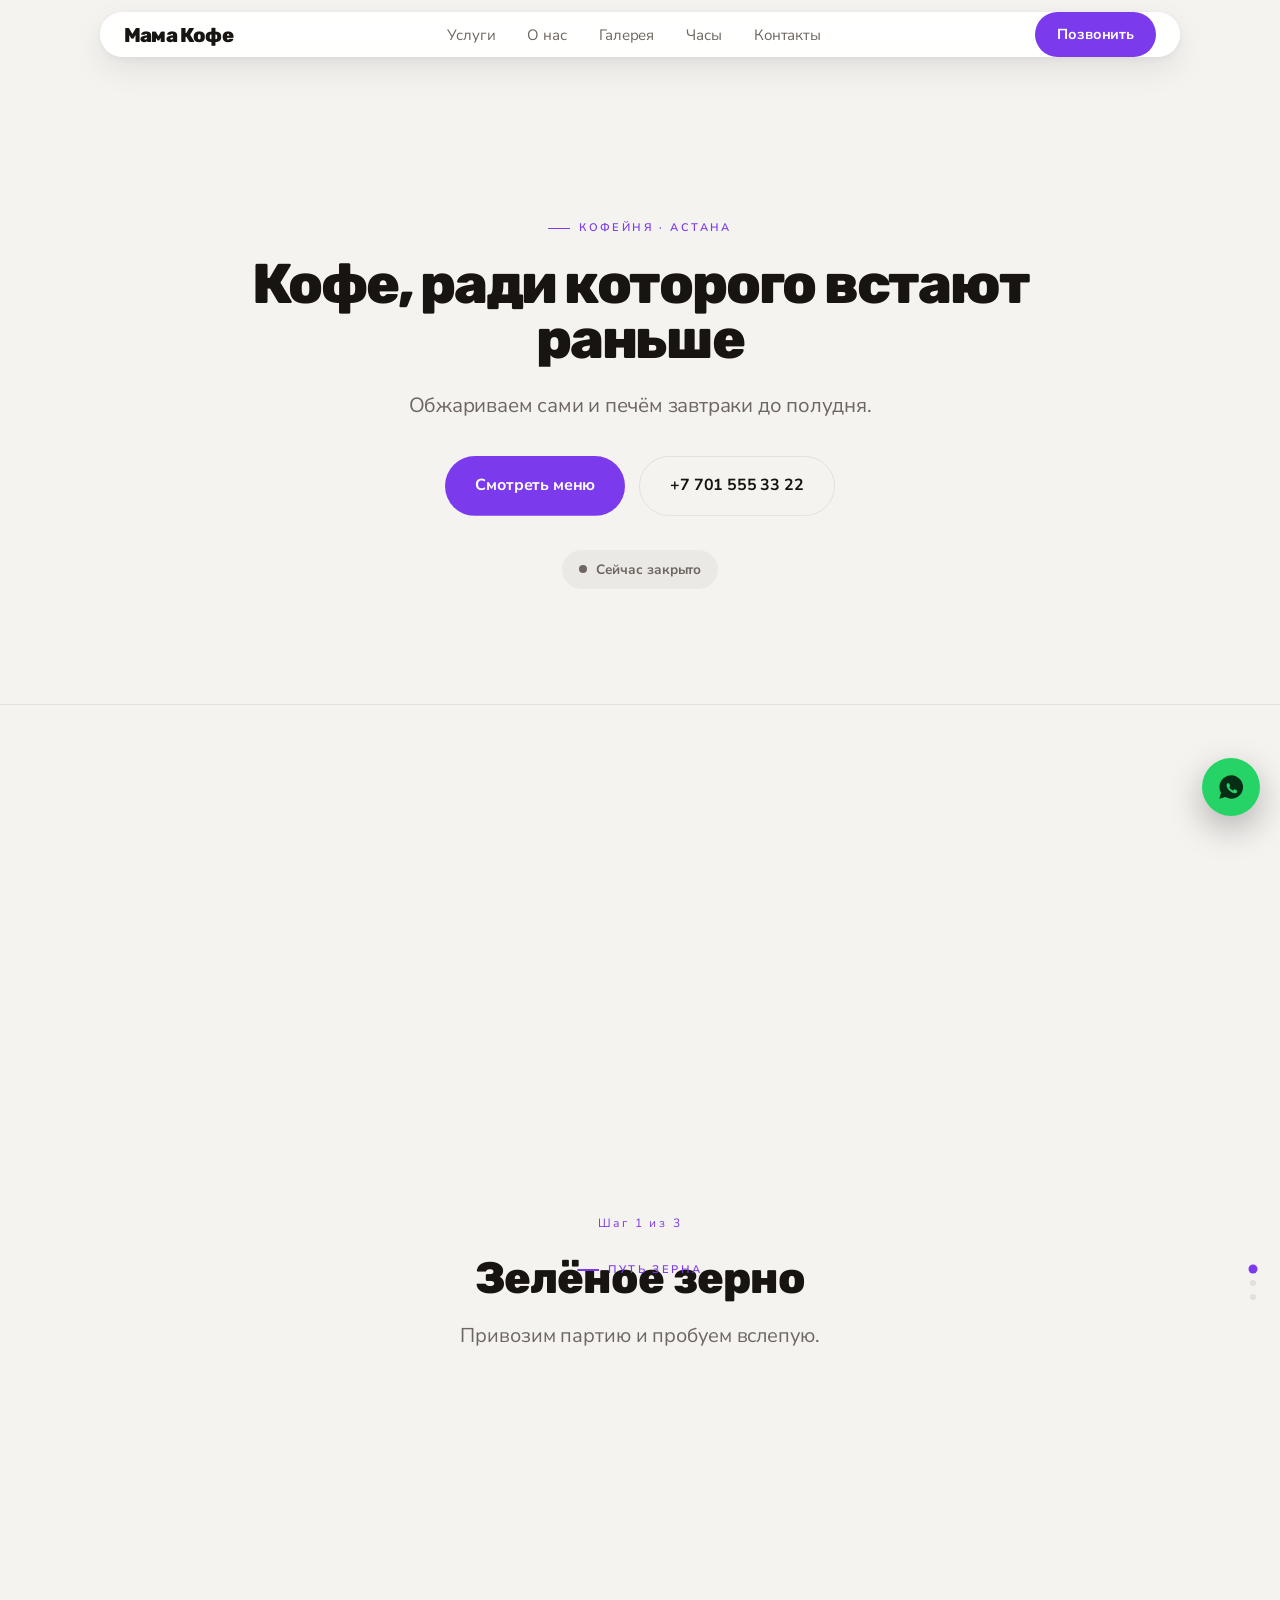
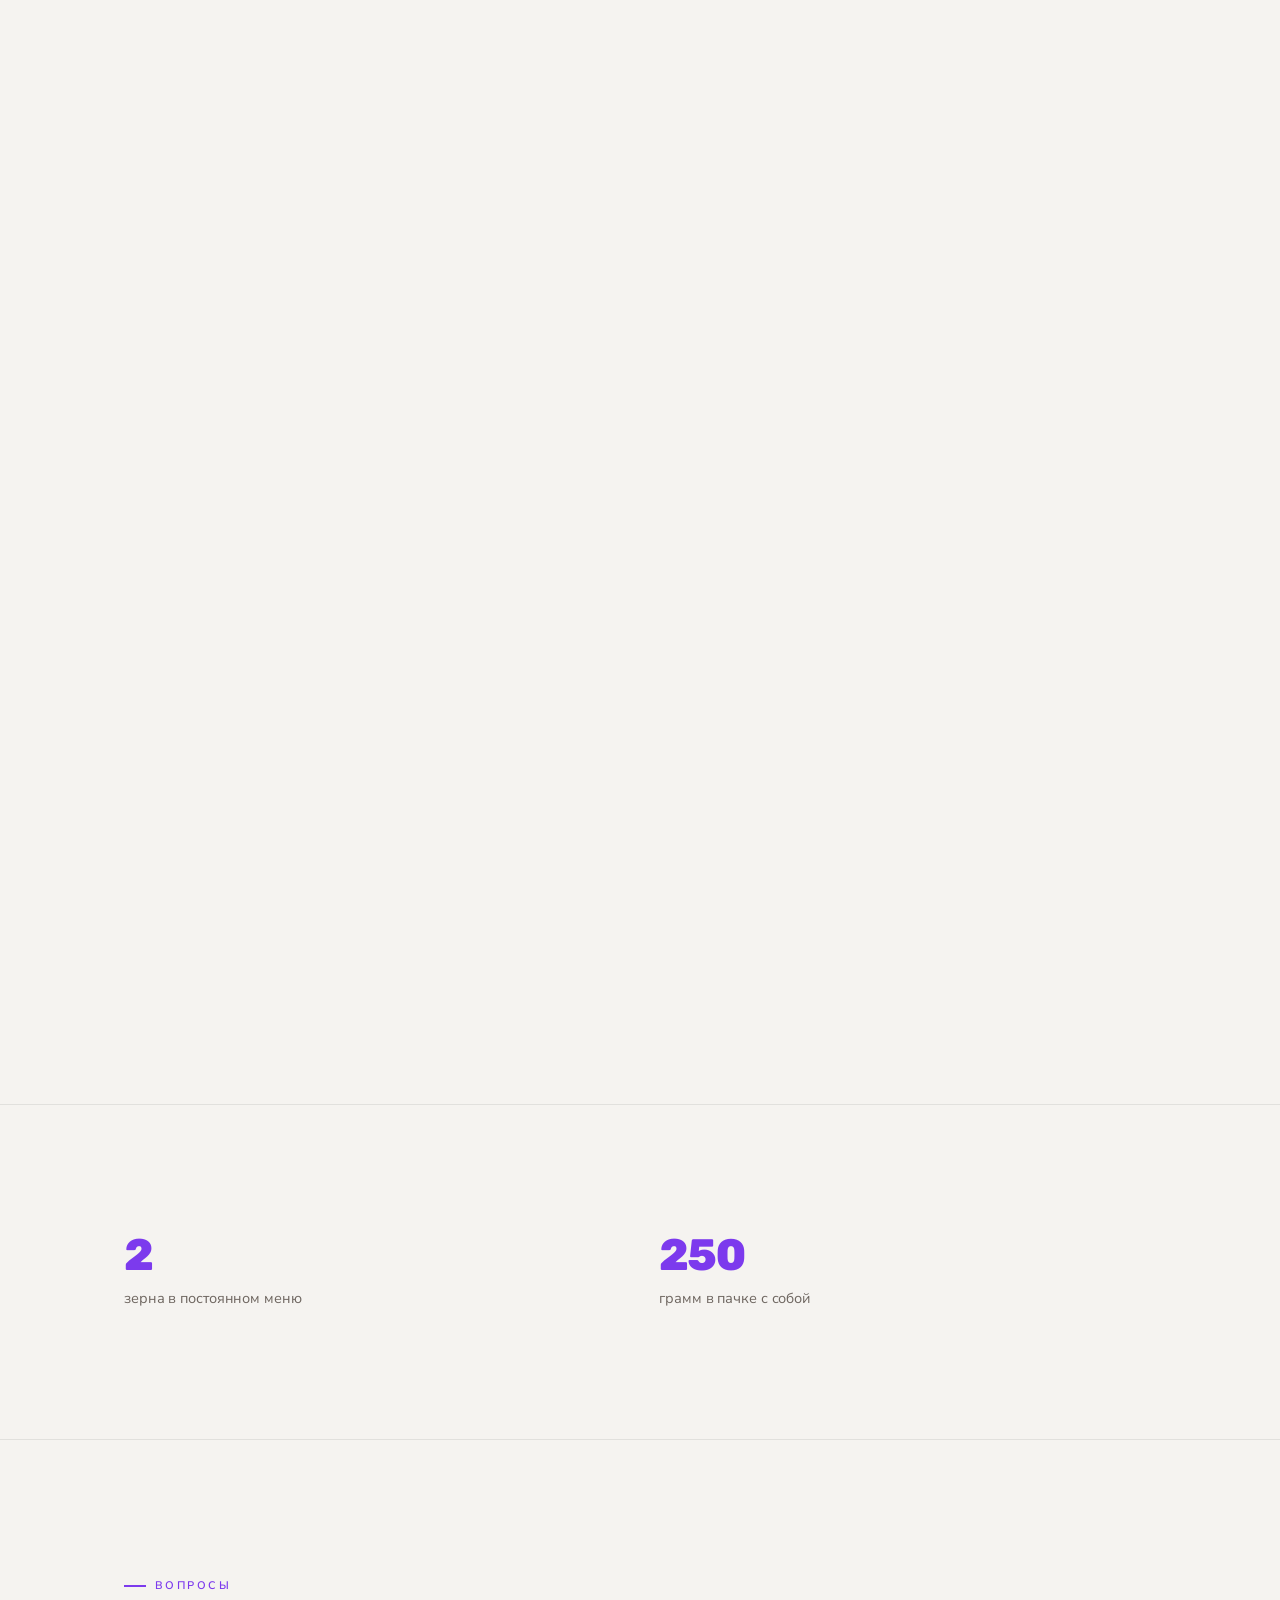
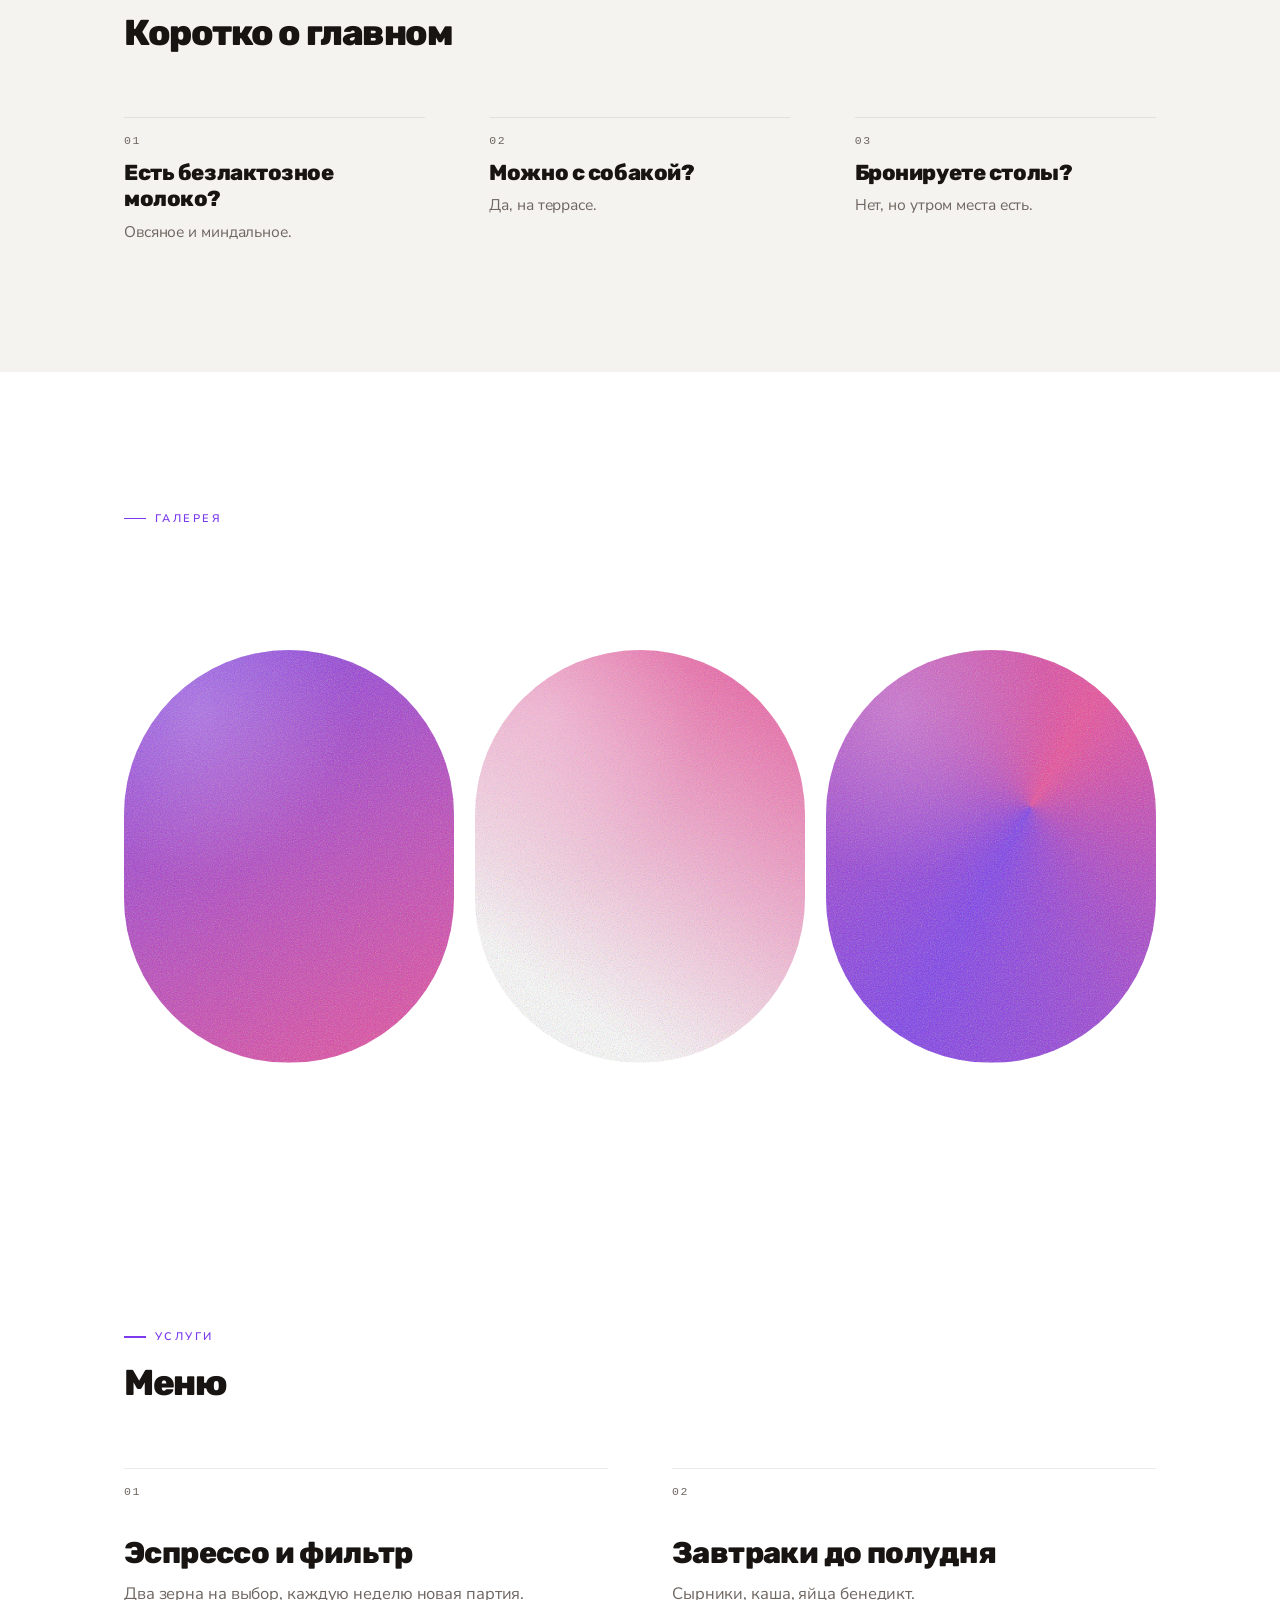
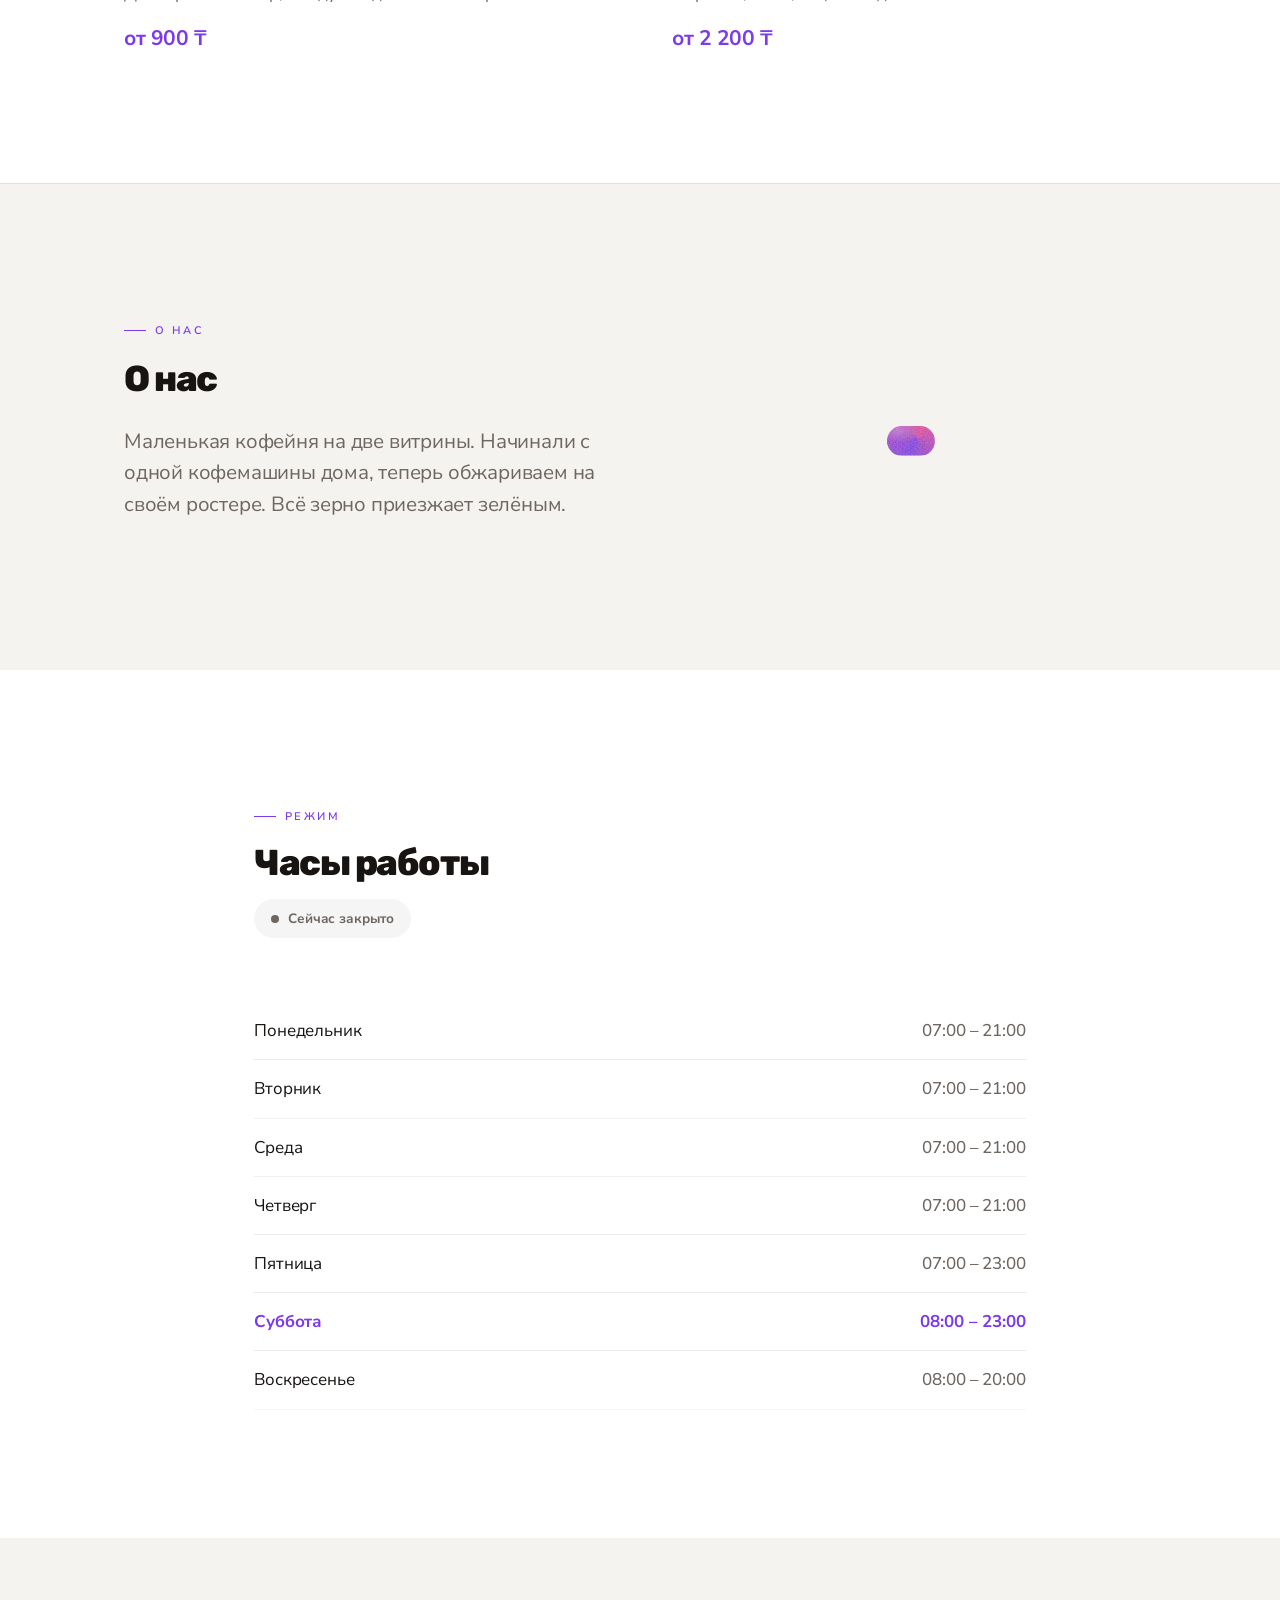
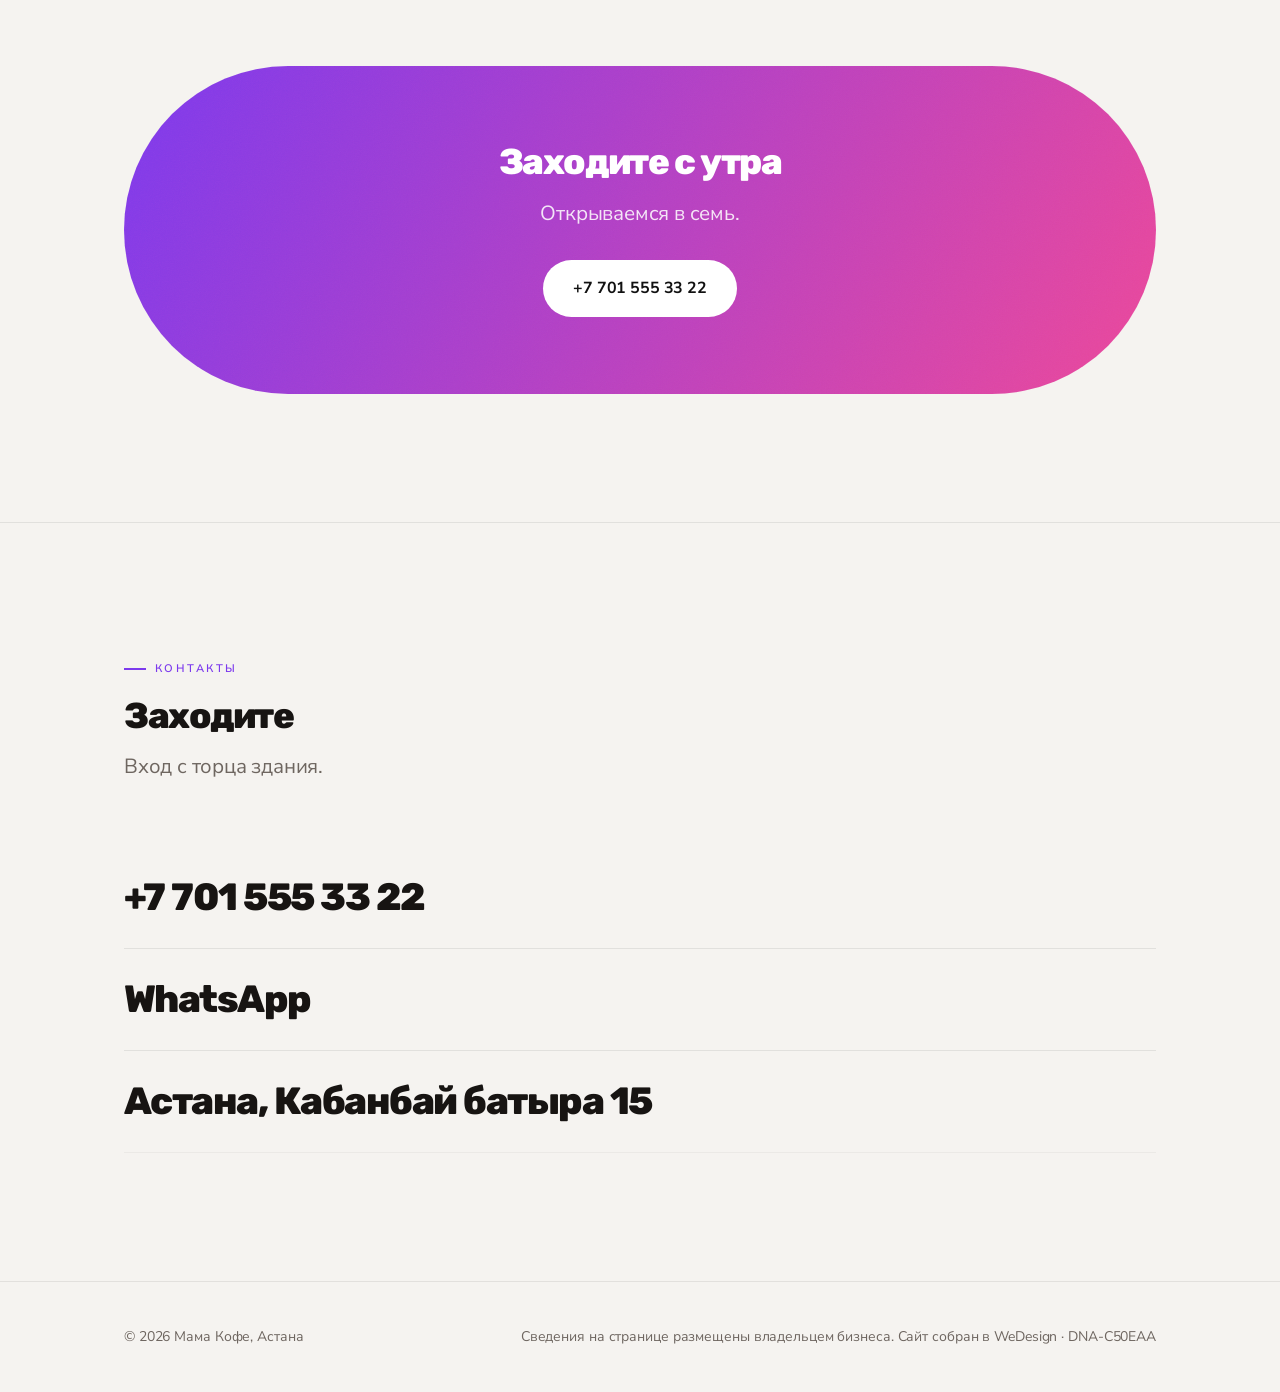
<file: primery/primer-2-kofeynya.html>
<!doctype html>
<html lang="ru"><head>
<meta charset="utf-8">
<meta name="viewport" content="width=device-width,initial-scale=1,viewport-fit=cover">
<title>Мама Кофе — кофейня в Астане</title>
<meta name="description" content="Своя обжарка, завтраки до полудня.">
<meta name="theme-color" content="#F5F3F0">
<meta property="og:type" content="website">
<meta property="og:title" content="Мама Кофе — кофейня в Астане">
<meta property="og:description" content="Своя обжарка, завтраки до полудня.">
<meta name="robots" content="index,follow">
<link rel="preconnect" href="https://fonts.gstatic.com" crossorigin>
<link rel="stylesheet" href="https://fonts.googleapis.com/css2?family=Rubik:wght@400;700;800&family=Nunito%20Sans:wght@400;600;700;800&display=swap&subset=cyrillic,latin">
<style>
:root{
 --bg:#F5F3F0;--surf:#FFFFFF;--tx:#171412;--mu:#6E6660;--ac:#7C3AED;
 --g1:#7C3AED;--g2:#EC4899;--on:#FFFFFF;--glass:#0000000A;--hair:#00000014;
 --r:999px;--maxw:1080px;
}
*{box-sizing:border-box}
html{scroll-behavior:smooth;-webkit-text-size-adjust:100%}
body{margin:0;background:var(--bg);color:var(--tx);font-family:'Nunito Sans',system-ui,-apple-system,sans-serif;font-size:17px;line-height:1.6;letter-spacing:-.006em;-webkit-font-smoothing:antialiased;overflow-x:hidden}
img{max-width:100%;display:block}
a{color:inherit;text-decoration:none;text-underline-offset:.16em;text-decoration-thickness:1px}
p a{text-decoration:underline;text-decoration-color:#7C3AED59}
p a:hover{text-decoration-color:#7C3AED}
button{font:inherit}
.w{max-width:var(--maxw);margin:0 auto;padding:0 24px;position:relative;z-index:2}
.w.n{max-width:820px}

h1,h2,h3{font-family:'Rubik',Georgia,serif;font-weight:800;letter-spacing:-.04em;line-height:.98;margin:0 0 .42em;text-transform:none}
h1{font-size:clamp(34px,5vw,56px)}
h2{font-size:clamp(26px,3.2vw,36px);line-height:1.12}
h3{font-size:clamp(19px,1.7vw,23px);line-height:1.2;letter-spacing:-.02em}
p{margin:0 0 1.05em}
.lead{font-size:clamp(17px,1.55vw,21px);color:var(--mu);max-width:60ch;letter-spacing:-.01em}
.eyebrow{display:inline-flex;align-items:center;gap:9px;font-size:11.5px;font-weight:700;letter-spacing:.2em;text-transform:uppercase;color:var(--ac);margin-bottom:20px}
.eyebrow:before{content:'';width:22px;height:1.5px;background:var(--ac);display:block}
.grad{color:var(--ac)}


.mesh{position:absolute;inset:0;overflow:hidden;pointer-events:none;z-index:0}
.mesh i{position:absolute;border-radius:50%;filter:blur(80px);opacity:.30}
.mesh i:nth-child(1){width:52vw;height:52vw;background:var(--g1);top:-18vw;left:-12vw}
.mesh i:nth-child(2){width:44vw;height:44vw;background:var(--g2);top:6vw;right:-14vw}
.mesh i:nth-child(3){width:34vw;height:34vw;background:var(--ac);bottom:-16vw;left:36vw;opacity:.2}

.btn{display:inline-flex;align-items:center;justify-content:center;gap:10px;background:var(--ac);color:var(--on);border:0;border-radius:var(--r);padding:16px 30px;font-weight:700;font-size:16px;letter-spacing:-.01em;cursor:pointer;position:relative;overflow:hidden;transition:transform .22s cubic-bezier(.2,.7,.3,1),box-shadow .22s ease}
.btn:hover{transform:translateY(-3px);box-shadow:0 16px 40px #7C3AED44}
.btn:after{content:'';position:absolute;inset:0;background:linear-gradient(102deg,var(--g1),var(--g2));opacity:0;transition:opacity .25s ease}
.btn:hover:after{opacity:1}
.btn span{position:relative;z-index:1}
.btn.o{background:transparent;color:var(--tx);border:1.5px solid var(--hair);box-shadow:none}
.btn.o:hover{border-color:var(--ac);box-shadow:none}
.btn.o:after{display:none}

.nav{position:fixed;top:0;left:0;right:0;z-index:100;transition:background .3s ease,box-shadow .3s ease,padding .3s ease;padding:14px 0}
.nav.stuck{background:#F5F3F0D9;backdrop-filter:blur(18px) saturate(1.4);box-shadow:0 1px 0 var(--hair)}

.nav{position:fixed;top:12px;left:12px;right:12px;padding:0;background:none;box-shadow:none}
.nav.stuck{background:none;box-shadow:none}
.nav .in{padding:8px 8px 8px 20px;background:#FFFFFFF0;
  backdrop-filter:blur(14px) saturate(1.3);border-radius:999px;
  box-shadow:0 2px 8px #0000000F,0 12px 32px #00000014}
.nav .btn{border-radius:999px}

.nav .in{max-width:var(--maxw);margin:0 auto;padding:0 24px;display:flex;align-items:center;justify-content:space-between;gap:20px}
.brand{font-family:'Rubik',serif;font-weight:800;font-size:20px;letter-spacing:-.04em;text-transform:none}
.links{display:flex;gap:2px;align-items:center}
.links a{font-size:15px;color:var(--mu);padding:9px 15px;border-radius:999px;transition:color .2s,background .2s}
.links a:hover{color:var(--tx);background:var(--glass)}

.burger{display:none;background:none;border:0;color:inherit;width:44px;height:44px;cursor:pointer}
.burger i{display:block;width:22px;height:1.8px;background:currentColor;margin:5px auto}
.menu{position:fixed;inset:0;z-index:99;background:#F5F3F0F7;backdrop-filter:blur(20px);display:none;flex-direction:column;align-items:center;justify-content:center;gap:8px}
.menu.on{display:flex}
.menu a{font-family:'Rubik',serif;font-size:clamp(28px,7vw,44px);font-weight:800;letter-spacing:-.04em;padding:10px 0}

.s{padding:clamp(74px,10vw,150px) 0;position:relative}
.s.tint{background:var(--surf)}
.s.line{border-top:1px solid var(--hair)}
.head{max-width:760px;margin-bottom:clamp(36px,5vw,64px)}

.g{display:grid;gap:clamp(14px,1.6vw,22px)}
.g2{grid-template-columns:repeat(auto-fit,minmax(280px,1fr))}
.g3{grid-template-columns:repeat(auto-fit,minmax(240px,1fr))}
.card{background:var(--surf);border:1px solid var(--hair);border-radius:var(--r);padding:clamp(24px,2.6vw,34px);position:relative;overflow:hidden;transition:border-color .25s ease}
.s.tint .card{background:var(--bg)}
.card:hover{border-color:#7C3AED}
.card:before{content:'';position:absolute;inset:0;background:linear-gradient(140deg,#7C3AED12,transparent 55%);opacity:0;transition:opacity .35s;pointer-events:none}
.card:hover:before{opacity:1}
.card p{color:var(--mu);margin:0;font-size:15.5px}
.card .price{margin-top:16px;font-weight:800;font-size:19px;letter-spacing:-.02em}
.idx{font-size:12px;font-weight:700;color:var(--ac);letter-spacing:.14em;margin-bottom:14px;display:block}

.stats{display:grid;grid-template-columns:repeat(auto-fit,minmax(170px,1fr));gap:clamp(20px,3vw,44px)}
.stat b{display:block;font-family:'Rubik',serif;font-weight:800;font-size:clamp(30px,3.6vw,44px);letter-spacing:-.04em;line-height:1;color:var(--ac)}
.stat span{display:block;color:var(--mu);font-size:14.5px;margin-top:10px}

.marq{overflow:hidden;padding:18px 0;border-top:1px solid var(--hair);border-bottom:1px solid var(--hair);white-space:nowrap;-webkit-mask-image:linear-gradient(90deg,transparent,#000 8%,#000 92%,transparent);mask-image:linear-gradient(90deg,transparent,#000 8%,#000 92%,transparent)}
.marq .t{display:inline-block;animation:mv 34s linear infinite}
.marq b{font-family:'Rubik',serif;font-weight:800;font-size:clamp(22px,3vw,40px);letter-spacing:-.04em;text-transform:none;padding:0 26px;opacity:.85}
.marq i{color:var(--ac);font-style:normal}
@keyframes mv{to{transform:translateX(-50%)}}

.sticky{position:sticky;top:110px}
.proc{border-top:1px solid var(--hair);padding:26px 0;display:grid;grid-template-columns:64px 1fr;gap:22px;align-items:start}
.proc:last-child{border-bottom:1px solid var(--hair)}
.proc em{font-style:normal;font-family:'Rubik',serif;font-size:15px;font-weight:800;color:var(--ac)}
.proc p{color:var(--mu);margin:6px 0 0;font-size:15.5px}

.art{aspect-ratio:4/5;border-radius:var(--r);position:relative;overflow:hidden;background:linear-gradient(150deg,var(--g1),var(--g2))}
.art.w{aspect-ratio:16/10}
.art:after{content:'';position:absolute;inset:0;background:radial-gradient(75% 65% at 22% 15%,#FFFFFF40,transparent 62%),url("data:image/svg+xml,%3Csvg xmlns='http://www.w3.org/2000/svg' width='140' height='140'%3E%3Cfilter id='n'%3E%3CfeTurbulence type='fractalNoise' baseFrequency='.85' numOctaves='3'/%3E%3C/filter%3E%3Crect width='140' height='140' filter='url(%23n)' opacity='.5'/%3E%3C/svg%3E");background-blend-mode:overlay;opacity:.9}
.art.v2{background:linear-gradient(35deg,var(--surf) 20%,var(--g2))}
.art.v3{background:conic-gradient(from 210deg at 62% 38%,var(--g1),var(--g2),var(--g1))}
.ph{overflow:hidden;border-radius:var(--r)}
.ph img{width:100%;height:100%;object-fit:cover;aspect-ratio:4/5;transition:transform .7s cubic-bezier(.2,.7,.3,1)}
.ph:hover img{transform:scale(1.06)}

.hrs{width:100%;border-collapse:collapse;font-size:16.5px}
.hrs td{padding:15px 2px;border-bottom:1px solid var(--hair)}
.hrs td:last-child{text-align:right;font-variant-numeric:tabular-nums;color:var(--mu)}
.hrs tr:last-child td{border-bottom:0}
.hrs tr.today td{color:var(--ac);font-weight:700}
.pill{display:inline-flex;align-items:center;gap:9px;font-size:13.5px;font-weight:700;padding:9px 17px;border-radius:999px;background:#7C3AED1F;color:var(--ac)}
.pill:before{content:'';width:8px;height:8px;border-radius:50%;background:currentColor;box-shadow:0 0 0 0 currentColor;animation:pulse 2.4s infinite}
.pill[data-open="0"]{background:var(--glass);color:var(--mu)}
.pill[data-open="0"]:before{animation:none}
@keyframes pulse{70%{box-shadow:0 0 0 7px transparent}100%{box-shadow:0 0 0 0 transparent}}

.big-link{text-underline-offset:.18em;text-decoration-thickness:1px;display:block;font-family:'Rubik',serif;font-weight:800;font-size:clamp(22px,3.2vw,38px);letter-spacing:-.04em;padding:20px 0;border-bottom:1px solid var(--hair);transition:padding-left .3s,color .3s}
.big-link:hover{padding-left:16px;color:var(--ac)}

.cta{border-radius:var(--r);padding:clamp(40px,6vw,86px);position:relative;overflow:hidden;background:linear-gradient(120deg,var(--g1),var(--g2));color:#fff;text-align:center}
.cta:after{content:'';position:absolute;inset:0;background:url("data:image/svg+xml,%3Csvg xmlns='http://www.w3.org/2000/svg' width='140' height='140'%3E%3Cfilter id='n'%3E%3CfeTurbulence type='fractalNoise' baseFrequency='.85' numOctaves='3'/%3E%3C/filter%3E%3Crect width='140' height='140' filter='url(%23n)' opacity='.5'/%3E%3C/svg%3E");opacity:.16;mix-blend-mode:overlay;pointer-events:none}
.cta h2{color:#fff}
.cta .lead{color:#FFFFFFDB;margin:0 auto 30px}
.cta .btn{background:#fff;color:#111;position:relative;z-index:2}
.cta .btn:after{display:none}

details{border-bottom:1px solid var(--hair)}
details summary{cursor:pointer;list-style:none;padding:24px 0;font-weight:700;font-size:17.5px;display:flex;justify-content:space-between;gap:20px;align-items:center}
details summary::-webkit-details-marker{display:none}
details summary:after{content:'+';color:var(--ac);font-size:24px;line-height:1;transition:transform .3s}
details[open] summary:after{transform:rotate(45deg)}
details p{color:var(--mu);margin:0 0 24px;max-width:64ch;font-size:16px}

footer{padding:44px 0;border-top:1px solid var(--hair);color:var(--mu);font-size:14px}

.wa{position:fixed;right:20px;bottom:84px;z-index:80;width:58px;height:58px;border-radius:50%;background:#25D366;color:#052E14;display:grid;place-items:center;box-shadow:0 12px 34px #00000047;transition:transform .25s}
.wa:hover{transform:scale(1.08)}
.wa svg{width:28px;height:28px}
/* Нижняя полоса записи с бегущим ободком */
.book{position:fixed;left:50%;bottom:16px;transform:translateX(-50%);z-index:70;
  width:min(520px,calc(100vw - 28px));padding:2px;border-radius:999px;overflow:hidden;isolation:isolate;
  box-shadow:0 6px 24px #00000024;
  opacity:0;pointer-events:none;transition:opacity .3s ease}
.book.on{opacity:1;pointer-events:auto}
.book:before{content:'';position:absolute;left:-50%;top:-300%;width:200%;height:700%;
  background:conic-gradient(from 0deg,#7C3AED,#EC4899,#7C3AED,#7C3AED);
  animation:ring 4.5s linear infinite;z-index:-1}
@keyframes ring{to{transform:rotate(360deg)}}
.book-in{display:flex;align-items:center;gap:12px;background:var(--surf);border-radius:999px;padding:10px 10px 10px 20px}
.book-t{flex:1;font-size:15px;font-weight:600}
.book-s{font-size:12.5px;color:var(--mu);font-weight:400;display:block}
.book-go{width:38px;height:38px;flex-shrink:0;border-radius:50%;background:var(--ac);color:var(--on);
  display:grid;place-items:center;font-size:16px;font-weight:700}

.bar{position:fixed;top:0;left:0;height:2.5px;background:linear-gradient(90deg,var(--g1),var(--g2));z-index:120;width:0}

.rows{border-top:1px solid var(--hair)}
.srow{display:flex;justify-content:space-between;align-items:flex-start;gap:24px;padding:24px 0;border-bottom:1px solid var(--hair)}
.srow h3{margin-bottom:6px}
.srow p{color:var(--mu);margin:0;font-size:15.5px;max-width:60ch}
.srow-price{font-weight:800;font-size:19px;letter-spacing:-.02em;white-space:nowrap;color:var(--ac)}
.snum{display:grid;grid-template-columns:56px 1fr;gap:18px;align-items:start;padding:20px 0}
.snum em{font-style:normal;font-family:'Rubik',serif;font-weight:800;font-size:34px;letter-spacing:-.05em;color:var(--ac);line-height:1;opacity:.55}
.snum p{color:var(--mu);margin:5px 0 0;font-size:15.5px}
.plist2{display:grid;gap:4px}
.pitem{padding:14px 0;border-bottom:1px solid var(--hair)}
.pitem-top{display:flex;align-items:baseline;gap:10px}
.pitem-name{font-weight:700;font-size:18px;white-space:nowrap}
.pitem-dots{flex:1;border-bottom:2px dotted #0000002E;transform:translateY(-4px)}
.pitem-price{font-weight:800;font-size:18px;color:var(--ac);white-space:nowrap}
.pitem-text{color:var(--mu);margin:6px 0 0;font-size:14.5px;max-width:62ch}
.bigquote{font-family:'Rubik',serif;font-weight:800;font-size:clamp(21px,2.8vw,34px);line-height:1.24;letter-spacing:-.025em;margin:0 0 18px}
.hgrid{display:grid;grid-template-columns:repeat(7,1fr);gap:8px;max-width:760px;margin:0 auto}
.hcell{background:var(--surf);border:1px solid var(--hair);border-radius:var(--r);padding:16px 8px;text-align:center}
.hcell span{display:block;font-size:12px;color:var(--mu);text-transform:uppercase;letter-spacing:.08em;margin-bottom:8px}
.hcell b{font-size:14px;font-variant-numeric:tabular-nums;line-height:1.35}
.hcell.today{border-color:var(--ac);background:#7C3AED12}
.hcell.today b{color:var(--ac)}
.hlines{display:grid}
.hline{display:flex;justify-content:space-between;align-items:baseline;gap:16px;padding:15px 0;border-bottom:1px solid var(--hair);font-size:17px}
.hline b{font-variant-numeric:tabular-nums;color:var(--mu);font-weight:500}
.hline.today b,.hline.today span{color:var(--ac);font-weight:700}
/* ——— объём ——— */
.depth{position:absolute;inset:0;z-index:0;pointer-events:none;overflow:hidden;perspective:900px}
/* Разлиновка: вертикальные направляющие, как на макетном листе */
.rules{position:absolute;inset:0;
  background-image:repeating-linear-gradient(90deg,#00000008 0 1px,transparent 1px 25%);
  background-position:center}
/* Сетка, уходящая к горизонту: одна тонкая линия, без свечения */
.netgrid{position:absolute;left:-20%;right:-20%;bottom:0;height:44%;
  background-image:linear-gradient(#0000000F 1px,transparent 1px),linear-gradient(90deg,#0000000F 1px,transparent 1px);
  background-size:72px 72px;transform:rotateX(74deg);transform-origin:bottom;
  -webkit-mask-image:linear-gradient(transparent,#000 60%);mask-image:linear-gradient(transparent,#000 60%)}
/* заголовок раскрывается построчно */
.lineup{display:block;overflow:hidden}
.lineup>i{display:block;font-style:normal;transform:translateY(100%);opacity:0;
  transition:transform 1s cubic-bezier(.16,1,.3,1),opacity .7s ease;transition-delay:var(--ld,0ms)}
.lineup.on>i{transform:none;opacity:1}

/* блок прилипает, содержимое сменяется */
.stack{position:relative}
.stack-pin{position:sticky;top:0;height:100vh;display:grid;place-items:center;overflow:hidden}
.stack-item{position:absolute;inset:0;display:grid;place-items:center;padding:0 24px;text-align:center;
  opacity:0;transform:scale(.94);transition:opacity .5s ease,transform .5s ease}
.stack-item.on{opacity:1;transform:none}
.stack-item h3{font-size:clamp(26px,4vw,44px);margin-bottom:16px}
.stack-item p{font-size:clamp(16px,1.6vw,20px);color:var(--mu);max-width:52ch;margin:0 auto}
.stack-num{font-size:12px;letter-spacing:.2em;color:var(--ac);margin-bottom:18px;display:block}
.stack-dots{position:absolute;right:24px;top:50%;transform:translateY(-50%);display:grid;gap:8px}
.stack-dots i{width:6px;height:6px;border-radius:50%;background:var(--hair);transition:background .3s,transform .3s}
.stack-dots i.on{background:var(--ac);transform:scale(1.5)}

/* строка, которая едет вбок по мере прокрутки */
.drift{will-change:transform}

/* линия, растущая при появлении */
.growline{height:2px;background:var(--ac);width:0;transition:width 1.1s cubic-bezier(.16,1,.3,1)}
.growline.on{width:100%}

/* ——— контраст размеров ———
   Машинная вёрстка держит всё в диапазоне 16–24px. Ручная разводит края:
   подписи 11px с разрядкой, заголовки крупные, среднего почти нет. */
.head .eyebrow{margin-bottom:clamp(10px,1.4vw,18px)}
.lead{font-size:clamp(17px,1.65vw,20.5px);line-height:1.55}
.card p,.srow p,.snum p,.steps p{font-size:15px;line-height:1.55}
.idx{font-family:ui-monospace,monospace;font-size:11px;letter-spacing:.16em;opacity:.5}
.foot,.foot *{font-size:13px}
.price{font-weight:700;letter-spacing:-.02em}

/* ——— типографика ——— */
/* Цифры одной ширины: цены и часы не пляшут в столбце */
.price,.stat b,.hrs td,.hcell b,.hline b,.pitem-price,.srow-price{font-variant-numeric:tabular-nums;font-feature-settings:'tnum' 1}
/* Крупный текст ужимается сильнее мелкого — так делают вручную */
h1{font-feature-settings:'kern' 1,'liga' 1}
/* Висячая пунктуация у цитат */
.bigquote{text-indent:-.42em}
/* Мелкие подписи: не «уменьшенный текст», а другой приём */
.eyebrow{font-size:11px;letter-spacing:.22em;text-transform:uppercase;font-weight:600}

/* ——— редакторские блоки ——— */
/* Заголовок и текст в разных колонках разной ширины */
.ed{display:grid;grid-template-columns:minmax(0,.82fr) minmax(0,1.18fr);gap:clamp(24px,5vw,80px);align-items:start}
.ed-side{position:sticky;top:96px}
/* Крупная цифра, вынесенная на поле */
.hang{display:grid;grid-template-columns:auto 1fr;gap:clamp(16px,3vw,36px);align-items:baseline}
.hang em{font-style:normal;font-family:'Rubik',serif;font-weight:800;
  font-size:clamp(44px,7vw,104px);line-height:.82;letter-spacing:-.05em;color:#7C3AED2E}
/* Текст, заходящий на цветную плашку */
.overlap{position:relative;padding:clamp(28px,5vw,64px) 0}
.overlap-bg{position:absolute;right:0;top:0;bottom:0;width:min(46%,520px);background:#7C3AED0F;border-radius:var(--r)}
.overlap-in{position:relative;z-index:1;max-width:min(64ch,74%)}
/* Тонкая линейка с номером на поле */
.numrule{display:grid;grid-template-columns:auto 1fr;gap:20px;align-items:center;
  padding-top:14px;border-top:1px solid var(--hair);margin-bottom:clamp(20px,3vw,34px)}
.numrule span{font-family:ui-monospace,monospace;font-size:11.5px;letter-spacing:.14em;color:var(--mu)}

.tilt{transform-style:preserve-3d;transition:transform .35s cubic-bezier(.2,.7,.3,1)}
.wr{display:inline-block;overflow:hidden;vertical-align:top}
.wr i{display:inline-block;font-style:normal;transform:translateY(105%);opacity:0;
  transition:transform .85s cubic-bezier(.16,1,.3,1),opacity .6s ease;transition-delay:var(--wd,0ms)}
.wr.on i{transform:none;opacity:1}
.para{will-change:transform}

.glass{background:#FFFFFFB8;backdrop-filter:blur(22px) saturate(1.3);border:1px solid #FFFFFF;border-radius:calc(var(--r) + 10px);padding:clamp(30px,4.4vw,64px);box-shadow:0 2px 6px #00000012,0 40px 90px #0000001F}
.sky{position:absolute;inset:0;z-index:0;overflow:hidden;pointer-events:none}
.sky .c{position:absolute;border-radius:50%;background:#FFFFFF;filter:blur(42px)}
.sky .c:nth-child(1){width:46vw;height:26vw;top:6vw;left:-6vw;opacity:.85}
.sky .c:nth-child(2){width:38vw;height:20vw;top:1vw;right:-4vw;opacity:.7}
.sky .c:nth-child(3){width:30vw;height:16vw;top:16vw;left:34vw;opacity:.55}
.hills{position:absolute;left:0;right:0;bottom:-1px;z-index:1;pointer-events:none}
.rv{opacity:0;transition:opacity .8s cubic-bezier(.2,.7,.3,1),transform .8s cubic-bezier(.2,.7,.3,1),clip-path .9s cubic-bezier(.2,.7,.3,1);transition-delay:var(--d,0ms)}



.rv{transform:scale(.955)}

.rv.on{opacity:1;transform:none;clip-path:inset(0 0 0 0)}

:focus-visible{outline:2.5px solid var(--ac);outline-offset:3px;border-radius:4px}
::selection{background:#7C3AED40}

@media(max-width:860px){
 .hgrid{grid-template-columns:repeat(4,1fr)}
 .srow{flex-direction:column;gap:10px}
 .snum{grid-template-columns:44px 1fr;gap:12px}
 .pitem-name{white-space:normal}
 .links{display:none}
 .burger{display:block}
 .sticky{position:static}
 .proc{grid-template-columns:1fr;gap:8px}
 .s{padding:66px 0}
}
@media (prefers-reduced-motion:reduce){
 *{animation:none!important;transition:none!important}
 .rv{opacity:1;transform:none;clip-path:none}
 .wr i{transform:none;opacity:1}
 .rules,.netgrid{display:none}
 .book:before{animation:none;background:var(--ac)}
 .lineup>i{transform:none;opacity:1}
 .stack-pin{position:static;height:auto}
 .stack-item{position:static;opacity:1;transform:none;padding:32px 0}
 .stack-dots{display:none}
 .growline{width:100%}
 html{scroll-behavior:auto}
}</style>
</head><body>
<div class="bar"></div>
<nav class="nav"><div class="in">
  <a class="brand" href="#">Мама Кофе</a>
  <div class="links"><a href="#services">Услуги</a><a href="#about">О нас</a><a href="#gallery">Галерея</a><a href="#hours">Часы</a><a href="#contacts">Контакты</a></div>
  <a class="btn" href="tel:+7 701 555 33 22" style="padding:11px 22px;font-size:14.5px"><span>Позвонить</span></a>
  <button class="burger" aria-label="Меню"><i></i><i></i></button>
</div></nav>
<div class="menu"><a href="#services">Услуги</a><a href="#about">О нас</a><a href="#gallery">Галерея</a><a href="#hours">Часы</a><a href="#contacts">Контакты</a></div>
<header style="padding:clamp(130px,17vw,210px) 0 clamp(70px,9vw,120px);position:relative"><div class="w" style="text-align:center;max-width:960px">
      <div class="eyebrow rv">кофейня · Астана</div><h1 class="rv" style="--d:60ms">Кофе, ради которого встают раньше</h1>
      <p class="lead rv" style="--d:140ms;margin:0 auto 34px">Обжариваем сами и печём завтраки до полудня.</p>
      <div class="rv" style="--d:220ms;display:flex;gap:14px;justify-content:center;flex-wrap:wrap"><a class="btn" href="#contacts"><span>Смотреть меню</span></a><a class="btn o" href="tel:+7 701 555 33 22"><span>+7 701 555 33 22</span></a></div>
      <div class="rv" style="--d:300ms;margin-top:34px"><span class="pill" data-open-badge>Часы работы</span></div></div></header>
<section class="s line stack" style="height:400vh">
      <div class="stack-pin">
        <div class="w" style="text-align:center">
          <div class="eyebrow rv" style="justify-content:center;margin-bottom:36px">Путь зерна</div>
        </div>
        <div class="stack-item" data-si="0">
        <div><span class="stack-num">Шаг 1 из 3</span>
        <h3>Зелёное зерно</h3><p>Привозим партию и пробуем вслепую.</p></div></div><div class="stack-item" data-si="1">
        <div><span class="stack-num">Шаг 2 из 3</span>
        <h3>Обжарка раз в неделю</h3><p>Свой ростер, профиль под партию.</p></div></div><div class="stack-item" data-si="2">
        <div><span class="stack-num">Шаг 3 из 3</span>
        <h3>Ваша чашка</h3><p>Меньше недели от обжарки до стола.</p></div></div>
        <div class="stack-dots"><i data-sd="0"></i><i data-sd="1"></i><i data-sd="2"></i></div>
      </div></section><section class="s line"><div class="w"><div class="stats"><div class="stat rv" style="--d:0ms"><b>2</b><span>зерна в постоянном меню</span></div><div class="stat rv" style="--d:90ms"><b>250</b><span>грамм в пачке с собой</span></div></div></div></section><section class="s line" id="faq"><div class="w">
      <div class="head"><div class="eyebrow rv">Вопросы</div>
      <h2 class="rv" style="--d:60ms">Коротко о главном</h2></div>
      <div class="g g2" style="gap:clamp(20px,3vw,52px) clamp(24px,5vw,72px)">
      <div class="rv" style="--d:0ms">
          <div class="numrule" style="margin-bottom:10px"><span>01</span><i></i></div>
          <h3 style="margin-bottom:7px">Есть безлактозное молоко?</h3>
          <p style="color:var(--mu);margin:0;font-size:15.5px">Овсяное и миндальное.</p></div><div class="rv" style="--d:70ms">
          <div class="numrule" style="margin-bottom:10px"><span>02</span><i></i></div>
          <h3 style="margin-bottom:7px">Можно с собакой?</h3>
          <p style="color:var(--mu);margin:0;font-size:15.5px">Да, на террасе.</p></div><div class="rv" style="--d:140ms">
          <div class="numrule" style="margin-bottom:10px"><span>03</span><i></i></div>
          <h3 style="margin-bottom:7px">Бронируете столы?</h3>
          <p style="color:var(--mu);margin:0;font-size:15.5px">Нет, но утром места есть.</p></div></div></div></section><section class="s tint" id="gallery"><div class="w">
    <div class="head"><div class="eyebrow rv">Галерея</div><h2 class="rv" style="--d:60ms">Как у нас</h2></div>
    <div class="g g3"><div class="art  rv" style="--d:0ms"></div><div class="art v2 rv" style="--d:90ms"></div><div class="art v3 rv" style="--d:180ms"></div></div></div></section><section class="s tint" id="services"><div class="w"><div class="head"><div class="eyebrow rv">Услуги</div><h2 class="rv" style="--d:60ms">Меню</h2></div>
      <div class="g g2" style="gap:clamp(24px,5vw,72px)"><div class="rv" style="--d:0ms">
          <div class="numrule"><span>01</span><i></i></div>
          <h3 style="font-size:clamp(21px,2.6vw,30px);margin-bottom:10px">Эспрессо и фильтр</h3>
          <p style="color:var(--mu);font-size:16.5px;margin:0 0 14px">Два зерна на выбор, каждую неделю новая партия.</p>
          <div class="price grad" style="font-size:21px">от 900 ₸</div></div><div class="rv" style="--d:90ms">
          <div class="numrule"><span>02</span><i></i></div>
          <h3 style="font-size:clamp(21px,2.6vw,30px);margin-bottom:10px">Завтраки до полудня</h3>
          <p style="color:var(--mu);font-size:16.5px;margin:0 0 14px">Сырники, каша, яйца бенедикт.</p>
          <div class="price grad" style="font-size:21px">от 2 200 ₸</div></div></div></div></section><section class="s line" id="about"><div class="w">
    <div class="eyebrow rv">О нас</div>
    <h2 class="rv" style="--d:60ms;max-width:15ch">О нас</h2>
    <div class="g g2" style="margin-top:26px;align-items:start;gap:clamp(24px,4vw,56px)">
      <p class="lead rv" style="--d:140ms">Маленькая кофейня на две витрины. Начинали с одной кофемашины дома, теперь обжариваем на своём ростере. Всё зерно приезжает зелёным.</p>
      <div class="art w v3 rv" style="--d:200ms"></div>
    </div></div></section><section class="s tint" id="hours"><div class="w n">
    <div class="head"><div class="eyebrow rv">Режим</div><h2 class="rv" style="--d:60ms">Часы работы</h2>
    <div class="rv" style="--d:120ms"><span class="pill" data-open-badge>Часы работы</span></div></div>
    <div class="hlines"><div class="hline rv" data-day="mon" style="--d:0ms"><span>Понедельник</span><b>07:00 – 21:00</b></div><div class="hline rv" data-day="tue" style="--d:40ms"><span>Вторник</span><b>07:00 – 21:00</b></div><div class="hline rv" data-day="wed" style="--d:80ms"><span>Среда</span><b>07:00 – 21:00</b></div><div class="hline rv" data-day="thu" style="--d:120ms"><span>Четверг</span><b>07:00 – 21:00</b></div><div class="hline rv" data-day="fri" style="--d:160ms"><span>Пятница</span><b>07:00 – 23:00</b></div><div class="hline rv" data-day="sat" style="--d:200ms"><span>Суббота</span><b>08:00 – 23:00</b></div><div class="hline rv" data-day="sun" style="--d:240ms"><span>Воскресенье</span><b>08:00 – 20:00</b></div></div></div></section><section class="s"><div class="w"><div class="cta rv">
    <h2>Заходите с утра</h2>
    <p class="lead">Открываемся в семь.</p>
    <a class="btn" href="tel:+7 701 555 33 22"><span>+7 701 555 33 22</span></a>
  </div></div></section><section class="s line" id="contacts"><div class="w">
    <div class="head"><div class="eyebrow rv">Контакты</div><h2 class="rv" style="--d:60ms">Заходите</h2>
    <p class="lead rv" style="--d:120ms">Вход с торца здания.</p></div>
    <div class="rv" style="--d:160ms">
      <a class="big-link" href="tel:+7 701 555 33 22">+7 701 555 33 22</a>
      <a class="big-link" href="https://wa.me/77015553322" target="_blank" rel="noopener">WhatsApp</a>
      <a class="big-link" href="https://2gis.kz/search/%D0%90%D1%81%D1%82%D0%B0%D0%BD%D0%B0%2C%20%D0%9A%D0%B0%D0%B1%D0%B0%D0%BD%D0%B1%D0%B0%D0%B9%20%D0%B1%D0%B0%D1%82%D1%8B%D1%80%D0%B0%2015" target="_blank" rel="noopener">Астана, Кабанбай батыра 15</a>
      
    </div></div></section>
<footer><div class="w" style="display:flex;justify-content:space-between;gap:18px;flex-wrap:wrap">
<span>© 2026 Мама Кофе, Астана</span>
<span>Сведения на странице размещены владельцем бизнеса. Сайт собран в WeDesign · DNA-C50EAA</span></div></footer>
<div class="book" id="book"><div class="book-in">
  <span class="book-t">Смотреть меню<span class="book-s" data-open-badge>Часы работы</span></span>
  <a class="book-go" href="https://wa.me/77015553322" target="_blank" rel="noopener" aria-label="Связаться">&#8599;</a>
</div></div>
<a class="wa" href="https://wa.me/77015553322" target="_blank" rel="noopener" aria-label="Написать в WhatsApp"><svg viewBox="0 0 24 24" fill="currentColor"><path d="M12 2a10 10 0 0 0-8.6 15L2 22l5.2-1.4A10 10 0 1 0 12 2Zm5.5 14.1c-.2.6-1.2 1.2-1.7 1.2-.5.1-1 .1-1.6-.1-1.5-.6-3.4-1.7-4.9-3.8-.6-.8-1-1.7-1.1-2.5-.1-.8.2-1.5.6-1.9.2-.2.4-.3.6-.3h.5c.2 0 .4 0 .6.4l.7 1.7c.1.2 0 .4-.1.5l-.4.5c-.1.2-.3.3-.1.6.4.7 1 1.3 1.6 1.8.6.4 1.1.6 1.3.7.2.1.4.1.5-.1l.6-.7c.2-.2.3-.2.5-.1l1.6.8c.2.1.4.2.4.3.1.2.1.6-.1 1.1Z"/></svg></a>

<script>
(function(){
var R=window.matchMedia('(prefers-reduced-motion: reduce)').matches;
var els=document.querySelectorAll('.rv');
if(R){for(var i=0;i<els.length;i++)els[i].classList.add('on');}
else{var io=new IntersectionObserver(function(en){en.forEach(function(e){if(e.isIntersecting){e.target.classList.add('on');io.unobserve(e.target);}})},{threshold:.1,rootMargin:'0px 0px -8%'});
for(var j=0;j<els.length;j++)io.observe(els[j]);}

/* заголовок по словам */
var wraps=document.querySelectorAll('.wr');
if(R){for(var w=0;w<wraps.length;w++)wraps[w].classList.add('on');}
else{setTimeout(function(){for(var w=0;w<wraps.length;w++)wraps[w].classList.add('on');},180);}

/* наклон карточек за курсором — только на мыши, не на касании */
if(!R && matchMedia('(hover:hover) and (pointer:fine)').matches){
  var tilts=document.querySelectorAll('.tilt');
  for(var t=0;t<tilts.length;t++){(function(el){
    el.addEventListener('mousemove',function(e){
      var b=el.getBoundingClientRect();
      var x=(e.clientX-b.left)/b.width-0.5, y=(e.clientY-b.top)/b.height-0.5;
      el.style.transform='perspective(700px) rotateY('+(x*7).toFixed(2)+'deg) rotateX('+(-y*7).toFixed(2)+'deg) translateY(-5px)';
    });
    el.addEventListener('mouseleave',function(){ el.style.transform=''; });
  })(tilts[t]);}
}

/* параллакс: дальние слои двигаются медленнее */
var paras=document.querySelectorAll('.para');
if(!R && paras.length){
  var ticking=false;
  var onPara=function(){
    if(ticking) return; ticking=true;
    requestAnimationFrame(function(){
      var y=window.scrollY||0;
      for(var i=0;i<paras.length;i++){
        var k=parseFloat(paras[i].getAttribute('data-para'))||0.15;
        paras[i].style.transform='translate3d(0,'+(y*k).toFixed(1)+'px,0)';
      }
      ticking=false;
    });
  };
  onPara(); window.addEventListener('scroll',onPara,{passive:true});
}

/* цифры досчитываются при появлении */
var nums=document.querySelectorAll('.stat b');
if(!R && nums.length){
  var nio=new IntersectionObserver(function(en){
    en.forEach(function(e){
      if(!e.isIntersecting) return;
      nio.unobserve(e.target);
      var raw=e.target.textContent.trim();
      var m=raw.match(/^(D*)(d+)(.*)$/);
      if(!m) return;
      var pre=m[1], end=parseInt(m[2],10), post=m[3], step=0, steps=28;
      if(end>999) return;
      var id=setInterval(function(){
        step++;
        var v=Math.round(end*(1-Math.pow(1-step/steps,3)));
        e.target.textContent=pre+v+post;
        if(step>=steps){clearInterval(id);e.target.textContent=raw;}
      },26);
    });
  },{threshold:.4});
  for(var n=0;n<nums.length;n++) nio.observe(nums[n]);
}

/* липкий блок: шаги сменяются по мере прокрутки */
var stack=document.querySelector('.stack');
if(stack && !R){
  var items=stack.querySelectorAll('.stack-item'), dots=stack.querySelectorAll('.stack-dots i');
  var onStack=function(){
    var b=stack.getBoundingClientRect(), h=stack.offsetHeight-window.innerHeight;
    if(h<=0) return;
    var p=Math.min(1,Math.max(0,(-b.top)/h));
    var idx=Math.min(items.length-1,Math.floor(p*items.length));
    for(var i=0;i<items.length;i++){
      if(i===idx) items[i].classList.add('on'); else items[i].classList.remove('on');
      if(dots[i]){ if(i===idx) dots[i].classList.add('on'); else dots[i].classList.remove('on'); }
    }
  };
  onStack(); window.addEventListener('scroll',onStack,{passive:true});
  window.addEventListener('resize',onStack);
} else if(stack){
  var all=stack.querySelectorAll('.stack-item');
  for(var q=0;q<all.length;q++) all[q].classList.add('on');
}

/* линии, растущие при появлении */
var grows=document.querySelectorAll('.growline');
if(grows.length){
  if(R){for(var g=0;g<grows.length;g++)grows[g].classList.add('on');}
  else{var gio=new IntersectionObserver(function(en){en.forEach(function(e){if(e.isIntersecting){e.target.classList.add('on');gio.unobserve(e.target);}})},{threshold:.5});
  for(var g2=0;g2<grows.length;g2++)gio.observe(grows[g2]);}
}

/* полоса записи появляется после первого экрана */
var book=document.getElementById('book');
if(book){
  var onBook=function(){ book.classList.toggle('on',(window.scrollY||0)>window.innerHeight*0.7); };
  onBook(); window.addEventListener('scroll',onBook,{passive:true});
}

var nav=document.querySelector('.nav'),bar=document.querySelector('.bar');
function onScroll(){
  var y=window.scrollY||0;
  nav.classList.toggle('stuck',y>24);
  var h=document.documentElement.scrollHeight-window.innerHeight;
  bar.style.width=(h>0?(y/h*100):0)+'%';
}
onScroll();window.addEventListener('scroll',onScroll,{passive:true});

var b=document.querySelector('.burger'),m=document.querySelector('.menu');
if(b&&m){
  b.addEventListener('click',function(){m.classList.toggle('on');document.body.style.overflow=m.classList.contains('on')?'hidden':'';});
  m.addEventListener('click',function(e){if(e.target.tagName==='A'){m.classList.remove('on');document.body.style.overflow='';}});
}

var H={"mon":{"closed":false,"from":"07:00","to":"21:00"},"tue":{"closed":false,"from":"07:00","to":"21:00"},"wed":{"closed":false,"from":"07:00","to":"21:00"},"thu":{"closed":false,"from":"07:00","to":"21:00"},"fri":{"closed":false,"from":"07:00","to":"23:00"},"sat":{"closed":false,"from":"08:00","to":"23:00"},"sun":{"closed":false,"from":"08:00","to":"20:00"}},K=['sun','mon','tue','wed','thu','fri','sat'];
function alm(){var n=new Date();return new Date(n.getTime()+n.getTimezoneOffset()*60000+5*3600000);}
function mn(s){var p=String(s).split(':');return (+p[0])*60+(+p[1]||0);}
function paint(){
  var d=alm(),day=H[K[d.getDay()]],open=false;
  if(day&&!day.closed){var now=d.getHours()*60+d.getMinutes(),a=mn(day.from),z=mn(day.to);
    open=z>a?(now>=a&&now<z):(now>=a||now<z);}
  var badges=document.querySelectorAll('[data-open-badge]');
  for(var i=0;i<badges.length;i++){badges[i].textContent=open?'Сейчас открыто':'Сейчас закрыто';badges[i].setAttribute('data-open',open?'1':'0');}
  var rows=document.querySelectorAll('[data-day]');
  for(var j=0;j<rows.length;j++){
    if(rows[j].getAttribute('data-day')===K[d.getDay()])rows[j].classList.add('today');else rows[j].classList.remove('today');
  }
}
paint();setInterval(paint,60000);
})();
</script>
</body></html>
</file>
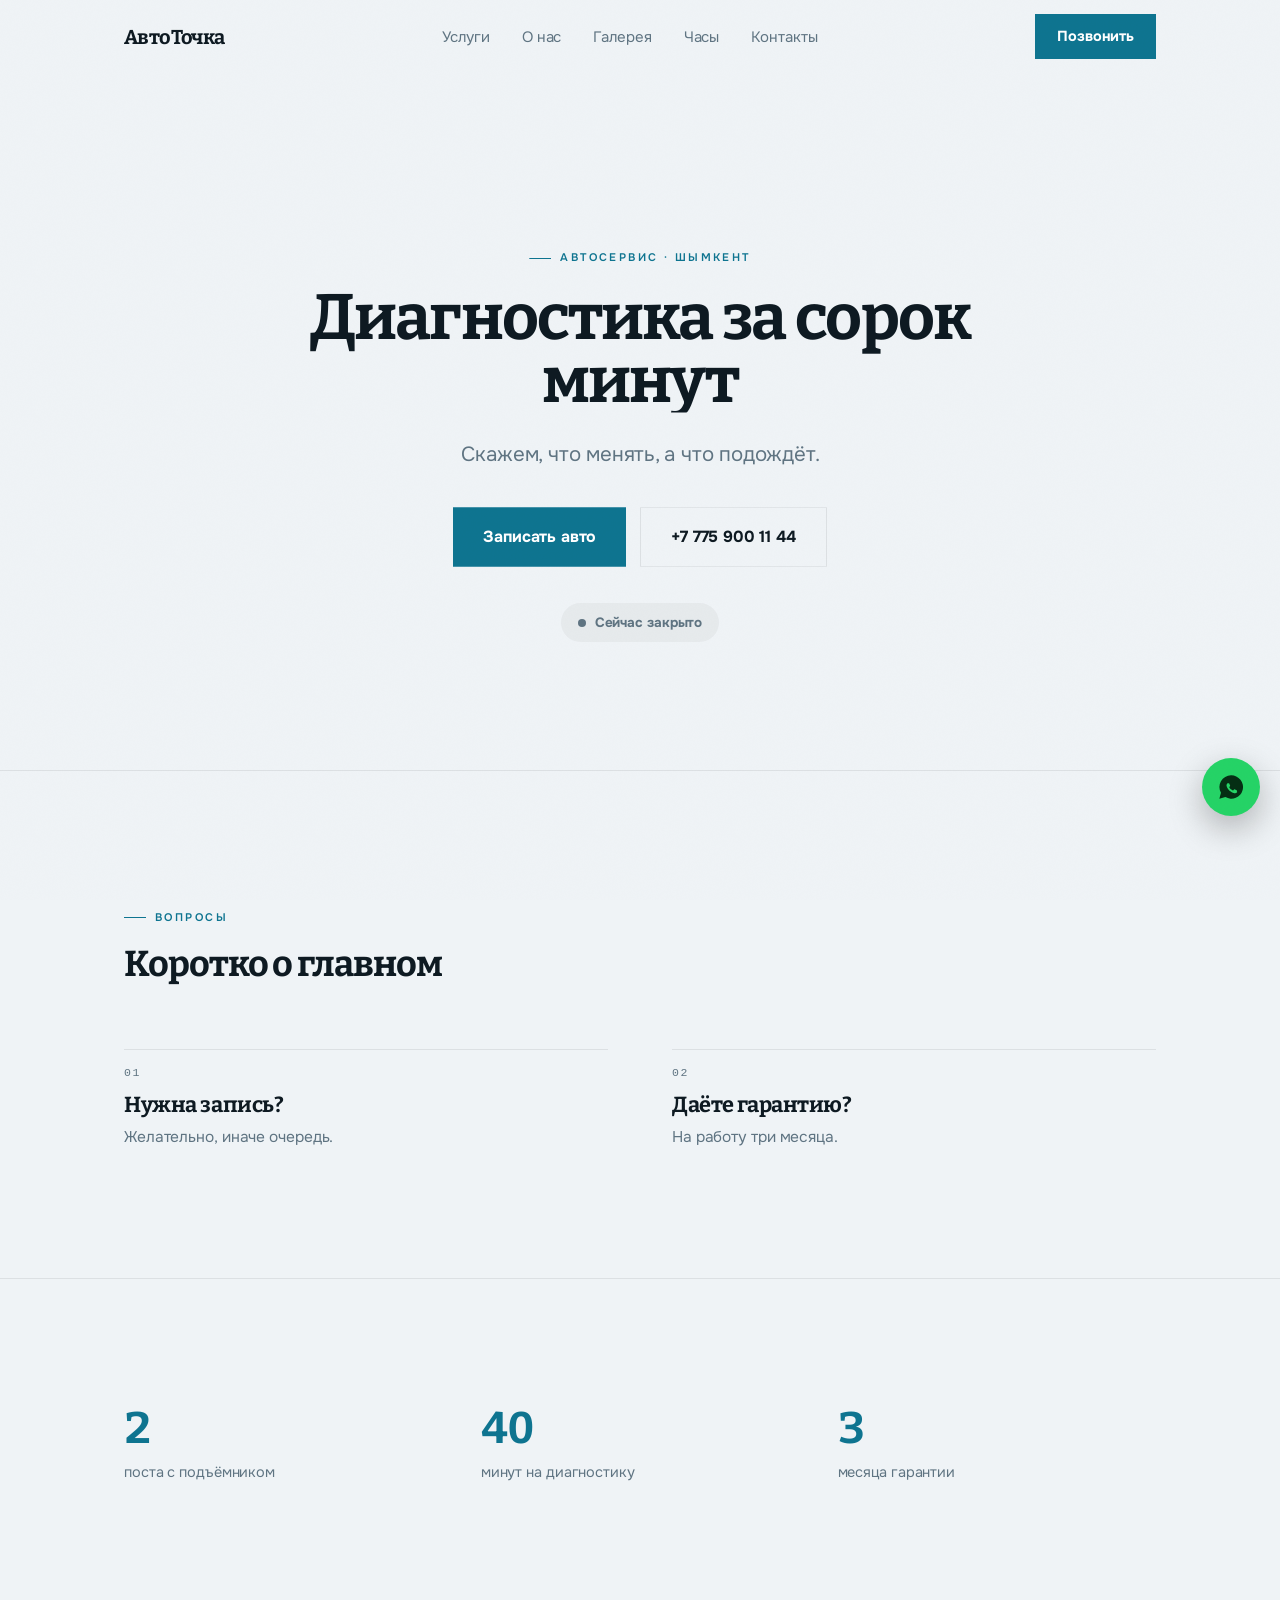
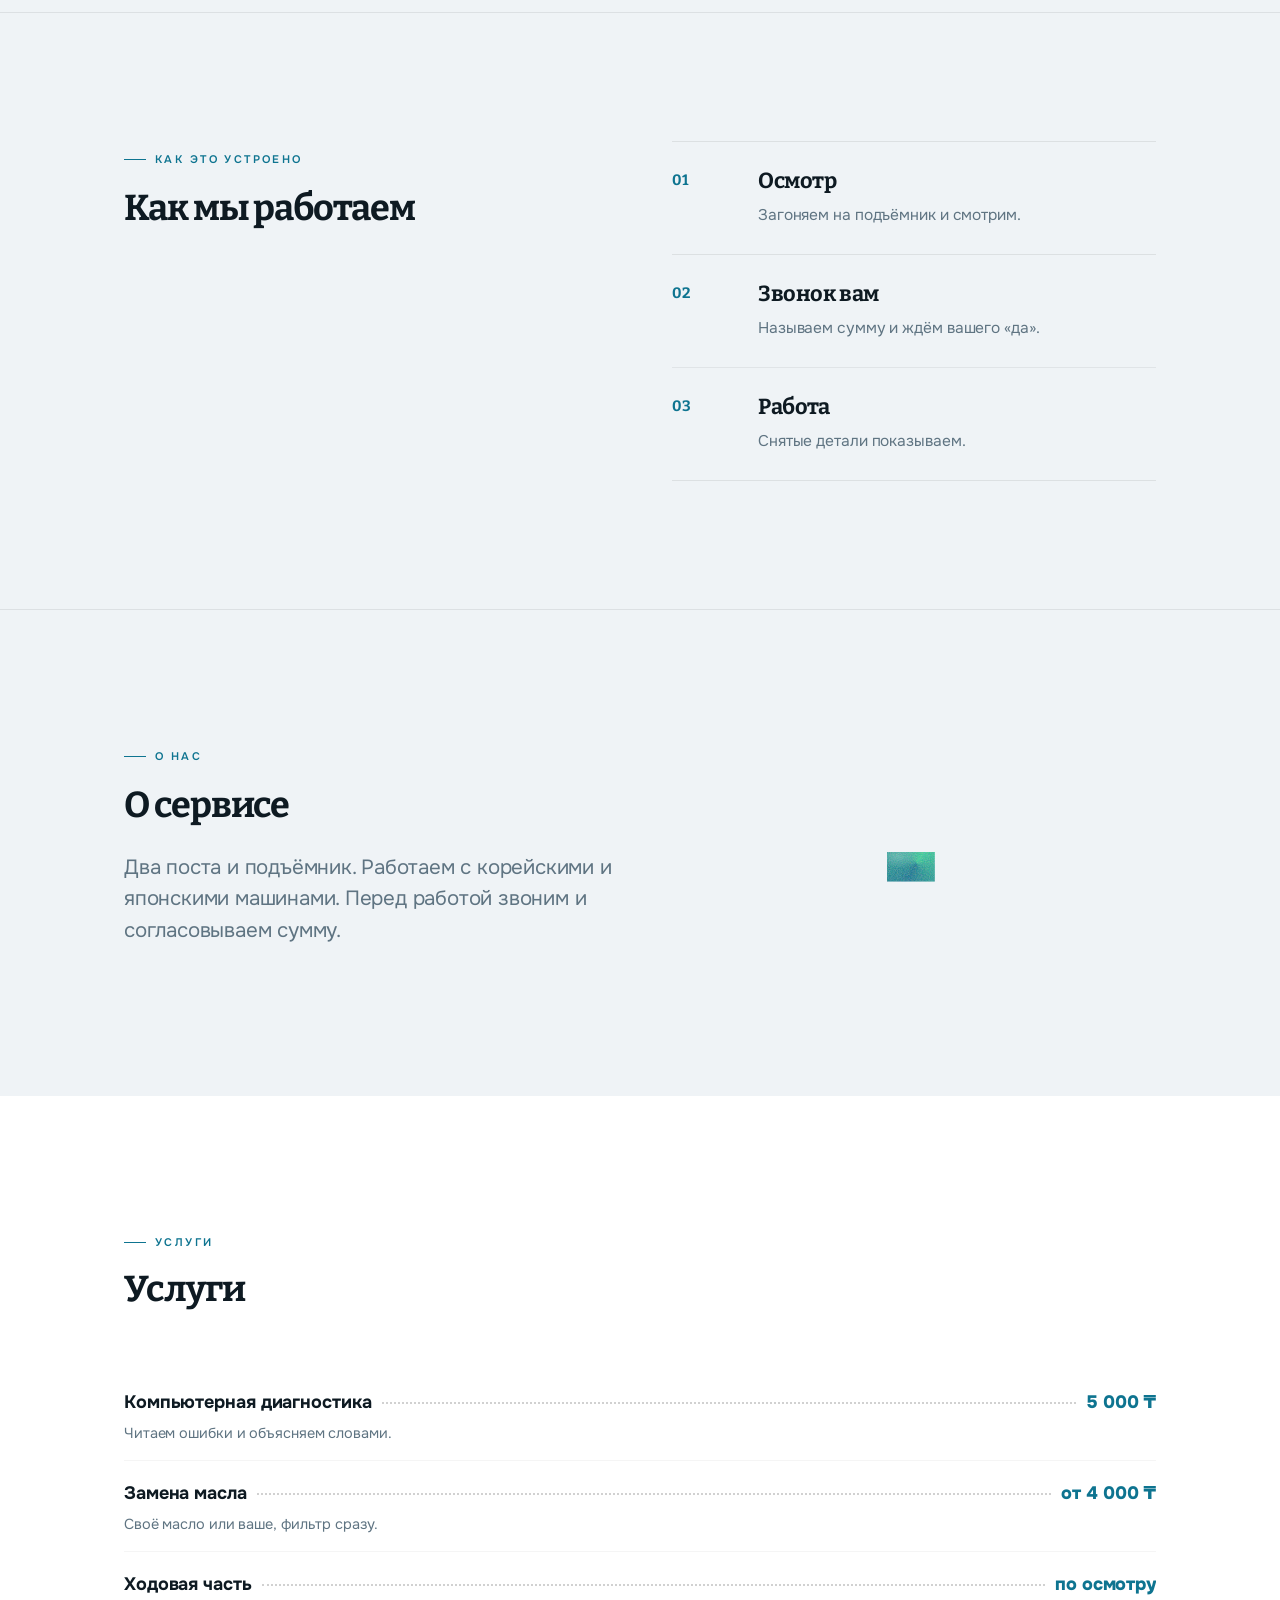
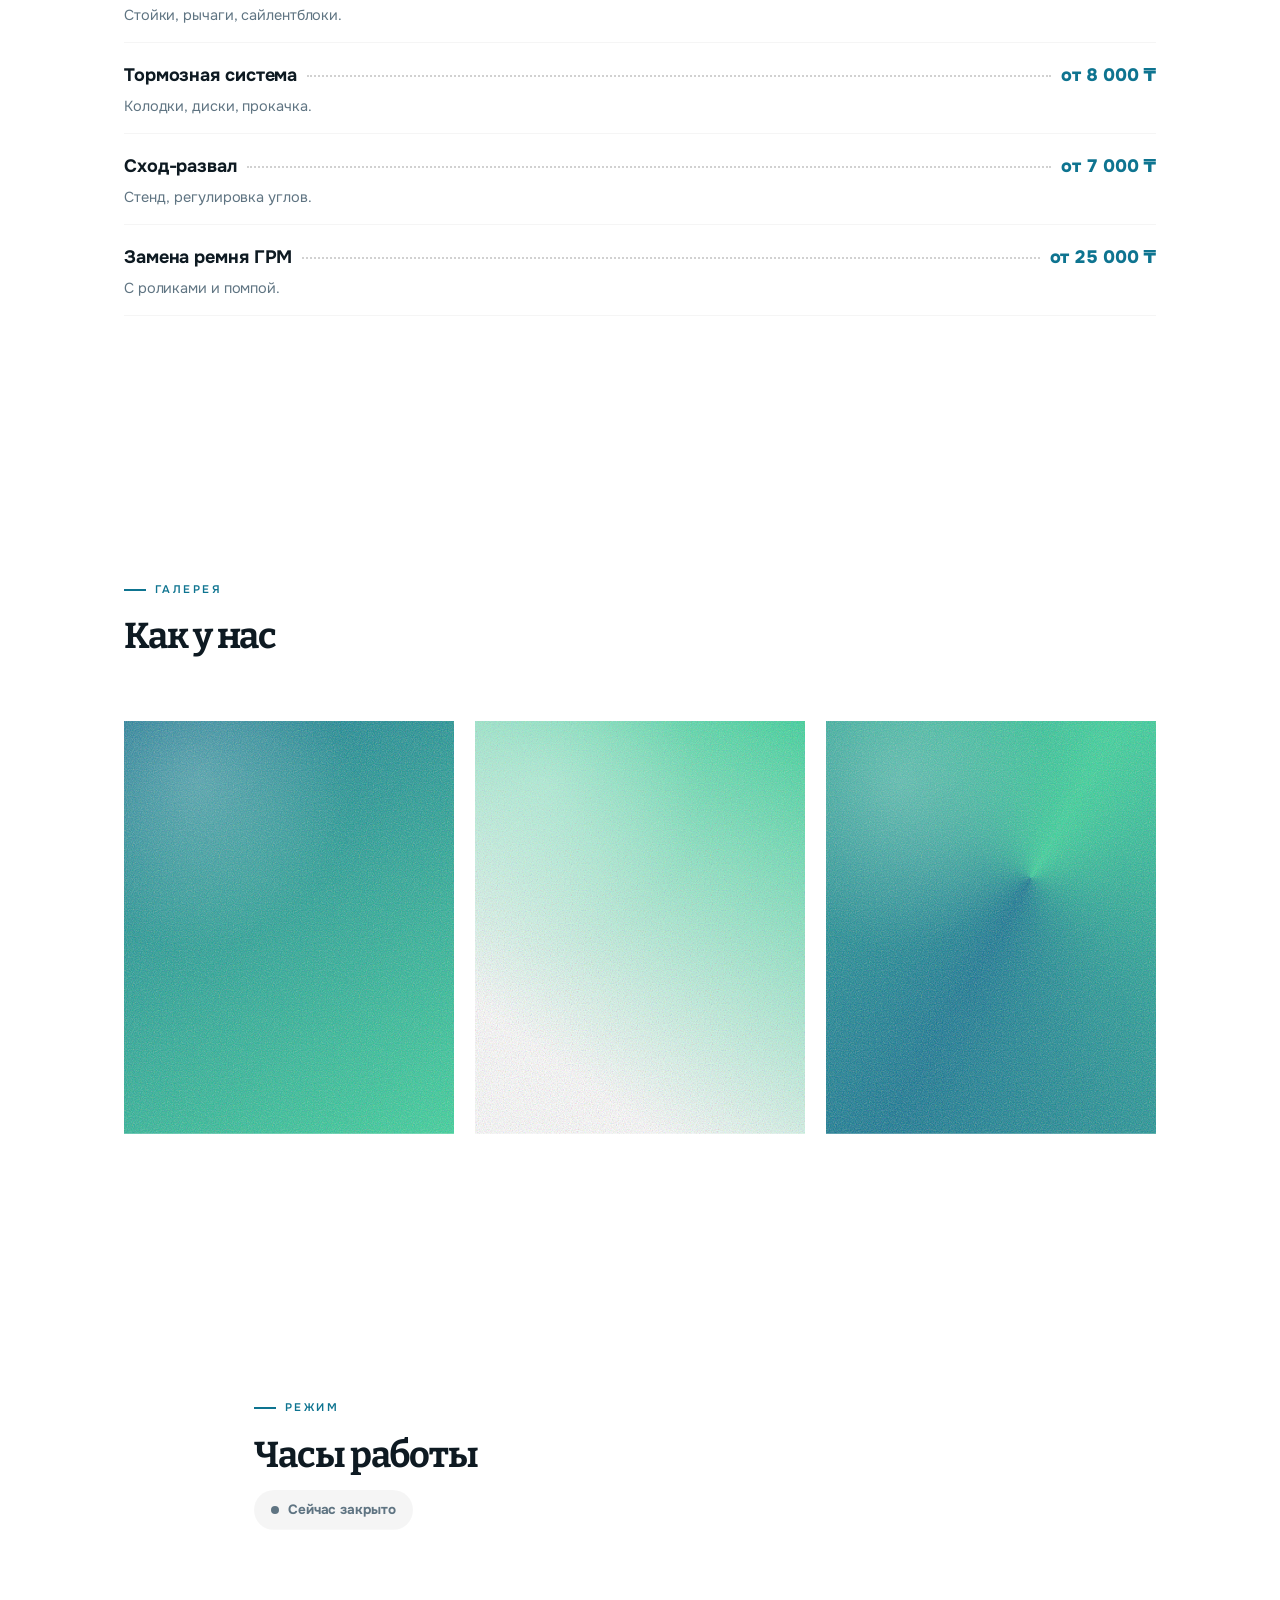
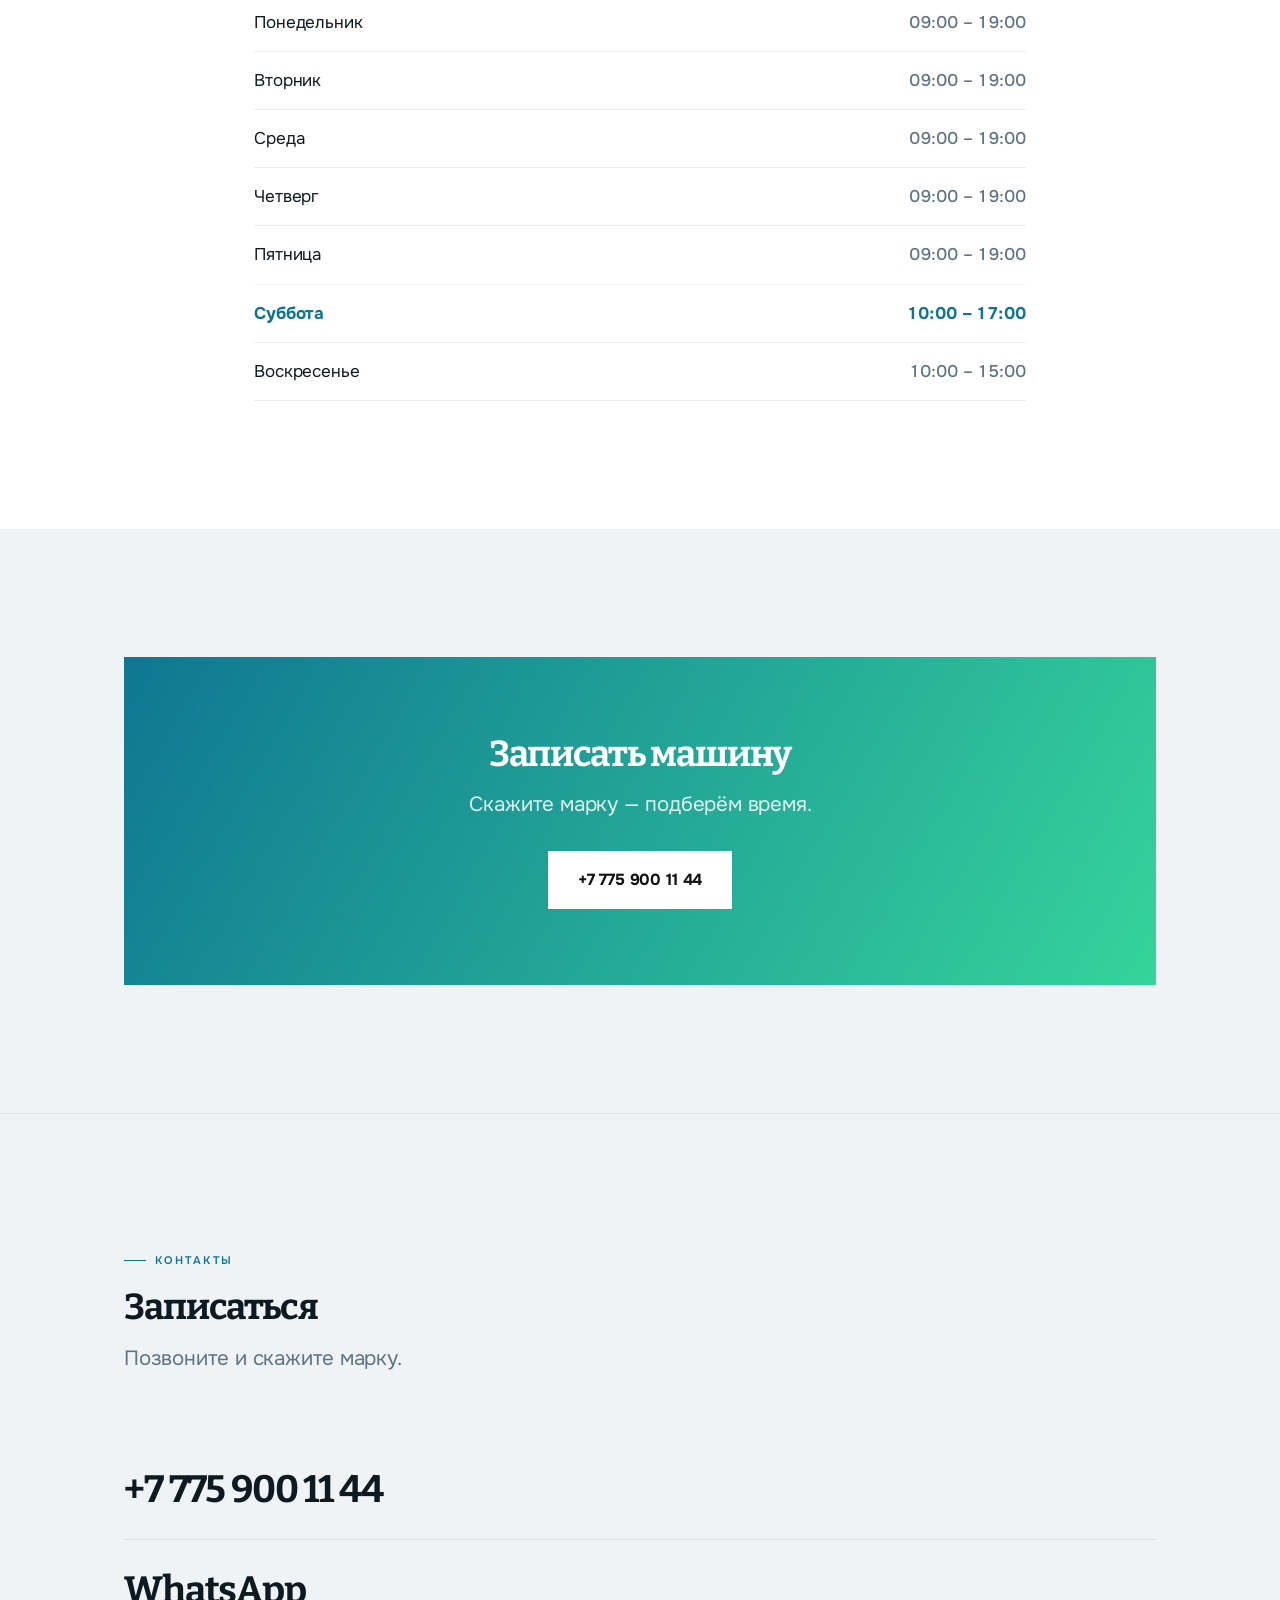
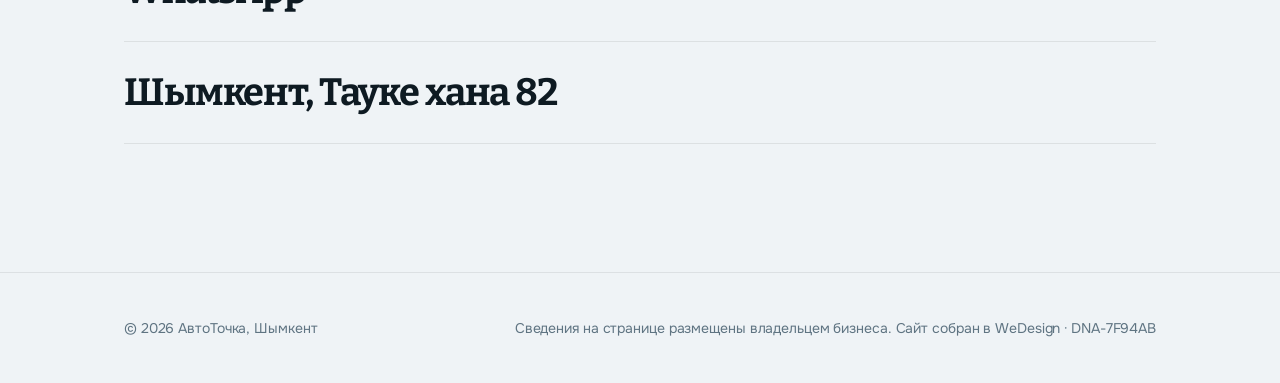
<file: primery/primer-3-avtoservis.html>
<!doctype html>
<html lang="ru"><head>
<meta charset="utf-8">
<meta name="viewport" content="width=device-width,initial-scale=1,viewport-fit=cover">
<title>АвтоТочка — автосервис в Шымкенте</title>
<meta name="description" content="Диагностика, замена масла и ходовая.">
<meta name="theme-color" content="#EFF3F6">
<meta property="og:type" content="website">
<meta property="og:title" content="АвтоТочка — автосервис в Шымкенте">
<meta property="og:description" content="Диагностика, замена масла и ходовая.">
<meta name="robots" content="index,follow">
<link rel="preconnect" href="https://fonts.gstatic.com" crossorigin>
<link rel="stylesheet" href="https://fonts.googleapis.com/css2?family=Bitter:wght@400;700;800&family=Onest:wght@400;600;700;800&display=swap&subset=cyrillic,latin">
<style>
:root{
 --bg:#EFF3F6;--surf:#FFFFFF;--tx:#0E1A22;--mu:#5F7482;--ac:#0E7490;
 --g1:#0E7490;--g2:#34D399;--on:#FFFFFF;--glass:#0000000A;--hair:#00000014;
 --r:0px;--maxw:1080px;
}
*{box-sizing:border-box}
html{scroll-behavior:smooth;-webkit-text-size-adjust:100%}
body{margin:0;background:var(--bg);color:var(--tx);font-family:'Onest',system-ui,-apple-system,sans-serif;font-size:17px;line-height:1.6;letter-spacing:-.006em;-webkit-font-smoothing:antialiased;overflow-x:hidden}
img{max-width:100%;display:block}
a{color:inherit;text-decoration:none;text-underline-offset:.16em;text-decoration-thickness:1px}
p a{text-decoration:underline;text-decoration-color:#0E749059}
p a:hover{text-decoration-color:#0E7490}
button{font:inherit}
.w{max-width:var(--maxw);margin:0 auto;padding:0 24px;position:relative;z-index:2}
.w.n{max-width:820px}

h1,h2,h3{font-family:'Bitter',Georgia,serif;font-weight:700;letter-spacing:-.03em;line-height:.98;margin:0 0 .42em;text-transform:none}
h1{font-size:clamp(34px,5vw,56px)}
h2{font-size:clamp(26px,3.2vw,36px);line-height:1.12}
h3{font-size:clamp(19px,1.7vw,23px);line-height:1.2;letter-spacing:-.02em}
p{margin:0 0 1.05em}
.lead{font-size:clamp(17px,1.55vw,21px);color:var(--mu);max-width:60ch;letter-spacing:-.01em}
.eyebrow{display:inline-flex;align-items:center;gap:9px;font-size:11.5px;font-weight:700;letter-spacing:.2em;text-transform:uppercase;color:var(--ac);margin-bottom:20px}
.eyebrow:before{content:'';width:22px;height:1.5px;background:var(--ac);display:block}
.grad{color:var(--ac)}

body:before{content:'';position:fixed;inset:0;z-index:999;pointer-events:none;background-image:url("data:image/svg+xml,%3Csvg xmlns='http://www.w3.org/2000/svg' width='140' height='140'%3E%3Cfilter id='n'%3E%3CfeTurbulence type='fractalNoise' baseFrequency='.85' numOctaves='3'/%3E%3C/filter%3E%3Crect width='140' height='140' filter='url(%23n)' opacity='.5'/%3E%3C/svg%3E");opacity:.035;mix-blend-mode:multiply}
.mesh{position:absolute;inset:0;overflow:hidden;pointer-events:none;z-index:0}
.mesh i{position:absolute;border-radius:50%;filter:blur(80px);opacity:.30}
.mesh i:nth-child(1){width:52vw;height:52vw;background:var(--g1);top:-18vw;left:-12vw}
.mesh i:nth-child(2){width:44vw;height:44vw;background:var(--g2);top:6vw;right:-14vw}
.mesh i:nth-child(3){width:34vw;height:34vw;background:var(--ac);bottom:-16vw;left:36vw;opacity:.2}

.btn{display:inline-flex;align-items:center;justify-content:center;gap:10px;background:var(--ac);color:var(--on);border:0;border-radius:var(--r);padding:16px 30px;font-weight:700;font-size:16px;letter-spacing:-.01em;cursor:pointer;position:relative;overflow:hidden;transition:transform .22s cubic-bezier(.2,.7,.3,1),box-shadow .22s ease}
.btn:hover{transform:translateY(-3px);box-shadow:0 16px 40px #0E749044}
.btn:after{content:'';position:absolute;inset:0;background:linear-gradient(102deg,var(--g1),var(--g2));opacity:0;transition:opacity .25s ease}
.btn:hover:after{opacity:1}
.btn span{position:relative;z-index:1}
.btn.o{background:transparent;color:var(--tx);border:1.5px solid var(--hair);box-shadow:none}
.btn.o:hover{border-color:var(--ac);box-shadow:none}
.btn.o:after{display:none}

.nav{position:fixed;top:0;left:0;right:0;z-index:100;transition:background .3s ease,box-shadow .3s ease,padding .3s ease;padding:14px 0}
.nav.stuck{background:#EFF3F6D9;backdrop-filter:blur(18px) saturate(1.4);box-shadow:0 1px 0 var(--hair)}

.nav .in{max-width:var(--maxw);margin:0 auto;padding:0 24px;display:flex;align-items:center;justify-content:space-between;gap:20px}
.brand{font-family:'Bitter',serif;font-weight:700;font-size:20px;letter-spacing:-.03em;text-transform:none}
.links{display:flex;gap:2px;align-items:center}
.links a{font-size:15px;color:var(--mu);padding:9px 15px;border-radius:999px;transition:color .2s,background .2s}
.links a:hover{color:var(--tx);background:var(--glass)}

.burger{display:none;background:none;border:0;color:inherit;width:44px;height:44px;cursor:pointer}
.burger i{display:block;width:22px;height:1.8px;background:currentColor;margin:5px auto}
.menu{position:fixed;inset:0;z-index:99;background:#EFF3F6F7;backdrop-filter:blur(20px);display:none;flex-direction:column;align-items:center;justify-content:center;gap:8px}
.menu.on{display:flex}
.menu a{font-family:'Bitter',serif;font-size:clamp(28px,7vw,44px);font-weight:700;letter-spacing:-.03em;padding:10px 0}

.s{padding:clamp(74px,10vw,150px) 0;position:relative}
.s.tint{background:var(--surf)}
.s.line{border-top:1px solid var(--hair)}
.head{max-width:760px;margin-bottom:clamp(36px,5vw,64px)}

.g{display:grid;gap:clamp(14px,1.6vw,22px)}
.g2{grid-template-columns:repeat(auto-fit,minmax(280px,1fr))}
.g3{grid-template-columns:repeat(auto-fit,minmax(240px,1fr))}
.card{background:var(--surf);border:1px solid var(--hair);border-radius:var(--r);padding:clamp(24px,2.6vw,34px);position:relative;overflow:hidden;transition:border-color .25s ease}
.s.tint .card{background:var(--bg)}
.card:hover{border-color:#0E7490}
.card:before{content:'';position:absolute;inset:0;background:linear-gradient(140deg,#0E749012,transparent 55%);opacity:0;transition:opacity .35s;pointer-events:none}
.card:hover:before{opacity:1}
.card p{color:var(--mu);margin:0;font-size:15.5px}
.card .price{margin-top:16px;font-weight:800;font-size:19px;letter-spacing:-.02em}
.idx{font-size:12px;font-weight:700;color:var(--ac);letter-spacing:.14em;margin-bottom:14px;display:block}

.stats{display:grid;grid-template-columns:repeat(auto-fit,minmax(170px,1fr));gap:clamp(20px,3vw,44px)}
.stat b{display:block;font-family:'Bitter',serif;font-weight:700;font-size:clamp(30px,3.6vw,44px);letter-spacing:-.04em;line-height:1;color:var(--ac)}
.stat span{display:block;color:var(--mu);font-size:14.5px;margin-top:10px}

.marq{overflow:hidden;padding:18px 0;border-top:1px solid var(--hair);border-bottom:1px solid var(--hair);white-space:nowrap;-webkit-mask-image:linear-gradient(90deg,transparent,#000 8%,#000 92%,transparent);mask-image:linear-gradient(90deg,transparent,#000 8%,#000 92%,transparent)}
.marq .t{display:inline-block;animation:mv 34s linear infinite}
.marq b{font-family:'Bitter',serif;font-weight:700;font-size:clamp(22px,3vw,40px);letter-spacing:-.03em;text-transform:none;padding:0 26px;opacity:.85}
.marq i{color:var(--ac);font-style:normal}
@keyframes mv{to{transform:translateX(-50%)}}

.sticky{position:sticky;top:110px}
.proc{border-top:1px solid var(--hair);padding:26px 0;display:grid;grid-template-columns:64px 1fr;gap:22px;align-items:start}
.proc:last-child{border-bottom:1px solid var(--hair)}
.proc em{font-style:normal;font-family:'Bitter',serif;font-size:15px;font-weight:700;color:var(--ac)}
.proc p{color:var(--mu);margin:6px 0 0;font-size:15.5px}

.art{aspect-ratio:4/5;border-radius:var(--r);position:relative;overflow:hidden;background:linear-gradient(150deg,var(--g1),var(--g2))}
.art.w{aspect-ratio:16/10}
.art:after{content:'';position:absolute;inset:0;background:radial-gradient(75% 65% at 22% 15%,#FFFFFF40,transparent 62%),url("data:image/svg+xml,%3Csvg xmlns='http://www.w3.org/2000/svg' width='140' height='140'%3E%3Cfilter id='n'%3E%3CfeTurbulence type='fractalNoise' baseFrequency='.85' numOctaves='3'/%3E%3C/filter%3E%3Crect width='140' height='140' filter='url(%23n)' opacity='.5'/%3E%3C/svg%3E");background-blend-mode:overlay;opacity:.9}
.art.v2{background:linear-gradient(35deg,var(--surf) 20%,var(--g2))}
.art.v3{background:conic-gradient(from 210deg at 62% 38%,var(--g1),var(--g2),var(--g1))}
.ph{overflow:hidden;border-radius:var(--r)}
.ph img{width:100%;height:100%;object-fit:cover;aspect-ratio:4/5;transition:transform .7s cubic-bezier(.2,.7,.3,1)}
.ph:hover img{transform:scale(1.06)}

.hrs{width:100%;border-collapse:collapse;font-size:16.5px}
.hrs td{padding:15px 2px;border-bottom:1px solid var(--hair)}
.hrs td:last-child{text-align:right;font-variant-numeric:tabular-nums;color:var(--mu)}
.hrs tr:last-child td{border-bottom:0}
.hrs tr.today td{color:var(--ac);font-weight:700}
.pill{display:inline-flex;align-items:center;gap:9px;font-size:13.5px;font-weight:700;padding:9px 17px;border-radius:999px;background:#0E74901F;color:var(--ac)}
.pill:before{content:'';width:8px;height:8px;border-radius:50%;background:currentColor;box-shadow:0 0 0 0 currentColor;animation:pulse 2.4s infinite}
.pill[data-open="0"]{background:var(--glass);color:var(--mu)}
.pill[data-open="0"]:before{animation:none}
@keyframes pulse{70%{box-shadow:0 0 0 7px transparent}100%{box-shadow:0 0 0 0 transparent}}

.big-link{text-underline-offset:.18em;text-decoration-thickness:1px;display:block;font-family:'Bitter',serif;font-weight:700;font-size:clamp(22px,3.2vw,38px);letter-spacing:-.03em;padding:20px 0;border-bottom:1px solid var(--hair);transition:padding-left .3s,color .3s}
.big-link:hover{padding-left:16px;color:var(--ac)}

.cta{border-radius:var(--r);padding:clamp(40px,6vw,86px);position:relative;overflow:hidden;background:linear-gradient(120deg,var(--g1),var(--g2));color:#fff;text-align:center}
.cta:after{content:'';position:absolute;inset:0;background:url("data:image/svg+xml,%3Csvg xmlns='http://www.w3.org/2000/svg' width='140' height='140'%3E%3Cfilter id='n'%3E%3CfeTurbulence type='fractalNoise' baseFrequency='.85' numOctaves='3'/%3E%3C/filter%3E%3Crect width='140' height='140' filter='url(%23n)' opacity='.5'/%3E%3C/svg%3E");opacity:.16;mix-blend-mode:overlay;pointer-events:none}
.cta h2{color:#fff}
.cta .lead{color:#FFFFFFDB;margin:0 auto 30px}
.cta .btn{background:#fff;color:#111;position:relative;z-index:2}
.cta .btn:after{display:none}

details{border-bottom:1px solid var(--hair)}
details summary{cursor:pointer;list-style:none;padding:24px 0;font-weight:700;font-size:17.5px;display:flex;justify-content:space-between;gap:20px;align-items:center}
details summary::-webkit-details-marker{display:none}
details summary:after{content:'+';color:var(--ac);font-size:24px;line-height:1;transition:transform .3s}
details[open] summary:after{transform:rotate(45deg)}
details p{color:var(--mu);margin:0 0 24px;max-width:64ch;font-size:16px}

footer{padding:44px 0;border-top:1px solid var(--hair);color:var(--mu);font-size:14px}

.wa{position:fixed;right:20px;bottom:84px;z-index:80;width:58px;height:58px;border-radius:50%;background:#25D366;color:#052E14;display:grid;place-items:center;box-shadow:0 12px 34px #00000047;transition:transform .25s}
.wa:hover{transform:scale(1.08)}
.wa svg{width:28px;height:28px}
/* Нижняя полоса записи с бегущим ободком */
.book{position:fixed;left:50%;bottom:16px;transform:translateX(-50%);z-index:70;
  width:min(520px,calc(100vw - 28px));padding:2px;border-radius:999px;overflow:hidden;isolation:isolate;
  box-shadow:0 6px 24px #00000024;
  opacity:0;pointer-events:none;transition:opacity .3s ease}
.book.on{opacity:1;pointer-events:auto}
.book:before{content:'';position:absolute;left:-50%;top:-300%;width:200%;height:700%;
  background:conic-gradient(from 0deg,#0E7490,#34D399,#0E7490,#0E7490);
  animation:ring 4.5s linear infinite;z-index:-1}
@keyframes ring{to{transform:rotate(360deg)}}
.book-in{display:flex;align-items:center;gap:12px;background:var(--surf);border-radius:999px;padding:10px 10px 10px 20px}
.book-t{flex:1;font-size:15px;font-weight:600}
.book-s{font-size:12.5px;color:var(--mu);font-weight:400;display:block}
.book-go{width:38px;height:38px;flex-shrink:0;border-radius:50%;background:var(--ac);color:var(--on);
  display:grid;place-items:center;font-size:16px;font-weight:700}

.bar{position:fixed;top:0;left:0;height:2.5px;background:linear-gradient(90deg,var(--g1),var(--g2));z-index:120;width:0}

.rows{border-top:1px solid var(--hair)}
.srow{display:flex;justify-content:space-between;align-items:flex-start;gap:24px;padding:24px 0;border-bottom:1px solid var(--hair)}
.srow h3{margin-bottom:6px}
.srow p{color:var(--mu);margin:0;font-size:15.5px;max-width:60ch}
.srow-price{font-weight:800;font-size:19px;letter-spacing:-.02em;white-space:nowrap;color:var(--ac)}
.snum{display:grid;grid-template-columns:56px 1fr;gap:18px;align-items:start;padding:20px 0}
.snum em{font-style:normal;font-family:'Bitter',serif;font-weight:700;font-size:34px;letter-spacing:-.05em;color:var(--ac);line-height:1;opacity:.55}
.snum p{color:var(--mu);margin:5px 0 0;font-size:15.5px}
.plist2{display:grid;gap:4px}
.pitem{padding:14px 0;border-bottom:1px solid var(--hair)}
.pitem-top{display:flex;align-items:baseline;gap:10px}
.pitem-name{font-weight:700;font-size:18px;white-space:nowrap}
.pitem-dots{flex:1;border-bottom:2px dotted #0000002E;transform:translateY(-4px)}
.pitem-price{font-weight:800;font-size:18px;color:var(--ac);white-space:nowrap}
.pitem-text{color:var(--mu);margin:6px 0 0;font-size:14.5px;max-width:62ch}
.bigquote{font-family:'Bitter',serif;font-weight:700;font-size:clamp(21px,2.8vw,34px);line-height:1.24;letter-spacing:-.025em;margin:0 0 18px}
.hgrid{display:grid;grid-template-columns:repeat(7,1fr);gap:8px;max-width:760px;margin:0 auto}
.hcell{background:var(--surf);border:1px solid var(--hair);border-radius:var(--r);padding:16px 8px;text-align:center}
.hcell span{display:block;font-size:12px;color:var(--mu);text-transform:uppercase;letter-spacing:.08em;margin-bottom:8px}
.hcell b{font-size:14px;font-variant-numeric:tabular-nums;line-height:1.35}
.hcell.today{border-color:var(--ac);background:#0E749012}
.hcell.today b{color:var(--ac)}
.hlines{display:grid}
.hline{display:flex;justify-content:space-between;align-items:baseline;gap:16px;padding:15px 0;border-bottom:1px solid var(--hair);font-size:17px}
.hline b{font-variant-numeric:tabular-nums;color:var(--mu);font-weight:500}
.hline.today b,.hline.today span{color:var(--ac);font-weight:700}
/* ——— объём ——— */
.depth{position:absolute;inset:0;z-index:0;pointer-events:none;overflow:hidden;perspective:900px}
/* Разлиновка: вертикальные направляющие, как на макетном листе */
.rules{position:absolute;inset:0;
  background-image:repeating-linear-gradient(90deg,#00000008 0 1px,transparent 1px 25%);
  background-position:center}
/* Сетка, уходящая к горизонту: одна тонкая линия, без свечения */
.netgrid{position:absolute;left:-20%;right:-20%;bottom:0;height:44%;
  background-image:linear-gradient(#0000000F 1px,transparent 1px),linear-gradient(90deg,#0000000F 1px,transparent 1px);
  background-size:72px 72px;transform:rotateX(74deg);transform-origin:bottom;
  -webkit-mask-image:linear-gradient(transparent,#000 60%);mask-image:linear-gradient(transparent,#000 60%)}
/* заголовок раскрывается построчно */
.lineup{display:block;overflow:hidden}
.lineup>i{display:block;font-style:normal;transform:translateY(100%);opacity:0;
  transition:transform 1s cubic-bezier(.16,1,.3,1),opacity .7s ease;transition-delay:var(--ld,0ms)}
.lineup.on>i{transform:none;opacity:1}

/* блок прилипает, содержимое сменяется */
.stack{position:relative}
.stack-pin{position:sticky;top:0;height:100vh;display:grid;place-items:center;overflow:hidden}
.stack-item{position:absolute;inset:0;display:grid;place-items:center;padding:0 24px;text-align:center;
  opacity:0;transform:scale(.94);transition:opacity .5s ease,transform .5s ease}
.stack-item.on{opacity:1;transform:none}
.stack-item h3{font-size:clamp(26px,4vw,44px);margin-bottom:16px}
.stack-item p{font-size:clamp(16px,1.6vw,20px);color:var(--mu);max-width:52ch;margin:0 auto}
.stack-num{font-size:12px;letter-spacing:.2em;color:var(--ac);margin-bottom:18px;display:block}
.stack-dots{position:absolute;right:24px;top:50%;transform:translateY(-50%);display:grid;gap:8px}
.stack-dots i{width:6px;height:6px;border-radius:50%;background:var(--hair);transition:background .3s,transform .3s}
.stack-dots i.on{background:var(--ac);transform:scale(1.5)}

/* строка, которая едет вбок по мере прокрутки */
.drift{will-change:transform}

/* линия, растущая при появлении */
.growline{height:2px;background:var(--ac);width:0;transition:width 1.1s cubic-bezier(.16,1,.3,1)}
.growline.on{width:100%}

/* ——— контраст размеров ———
   Машинная вёрстка держит всё в диапазоне 16–24px. Ручная разводит края:
   подписи 11px с разрядкой, заголовки крупные, среднего почти нет. */
.head .eyebrow{margin-bottom:clamp(10px,1.4vw,18px)}
.lead{font-size:clamp(17px,1.65vw,20.5px);line-height:1.55}
.card p,.srow p,.snum p,.steps p{font-size:15px;line-height:1.55}
.idx{font-family:ui-monospace,monospace;font-size:11px;letter-spacing:.16em;opacity:.5}
.foot,.foot *{font-size:13px}
.price{font-weight:700;letter-spacing:-.02em}

/* ——— типографика ——— */
/* Цифры одной ширины: цены и часы не пляшут в столбце */
.price,.stat b,.hrs td,.hcell b,.hline b,.pitem-price,.srow-price{font-variant-numeric:tabular-nums;font-feature-settings:'tnum' 1}
/* Крупный текст ужимается сильнее мелкого — так делают вручную */
h1{font-feature-settings:'kern' 1,'liga' 1}
/* Висячая пунктуация у цитат */
.bigquote{text-indent:-.42em}
/* Мелкие подписи: не «уменьшенный текст», а другой приём */
.eyebrow{font-size:11px;letter-spacing:.22em;text-transform:uppercase;font-weight:600}

/* ——— редакторские блоки ——— */
/* Заголовок и текст в разных колонках разной ширины */
.ed{display:grid;grid-template-columns:minmax(0,.82fr) minmax(0,1.18fr);gap:clamp(24px,5vw,80px);align-items:start}
.ed-side{position:sticky;top:96px}
/* Крупная цифра, вынесенная на поле */
.hang{display:grid;grid-template-columns:auto 1fr;gap:clamp(16px,3vw,36px);align-items:baseline}
.hang em{font-style:normal;font-family:'Bitter',serif;font-weight:700;
  font-size:clamp(44px,7vw,104px);line-height:.82;letter-spacing:-.05em;color:#0E74902E}
/* Текст, заходящий на цветную плашку */
.overlap{position:relative;padding:clamp(28px,5vw,64px) 0}
.overlap-bg{position:absolute;right:0;top:0;bottom:0;width:min(46%,520px);background:#0E74900F;border-radius:var(--r)}
.overlap-in{position:relative;z-index:1;max-width:min(64ch,74%)}
/* Тонкая линейка с номером на поле */
.numrule{display:grid;grid-template-columns:auto 1fr;gap:20px;align-items:center;
  padding-top:14px;border-top:1px solid var(--hair);margin-bottom:clamp(20px,3vw,34px)}
.numrule span{font-family:ui-monospace,monospace;font-size:11.5px;letter-spacing:.14em;color:var(--mu)}

.tilt{transform-style:preserve-3d;transition:transform .35s cubic-bezier(.2,.7,.3,1)}
.wr{display:inline-block;overflow:hidden;vertical-align:top}
.wr i{display:inline-block;font-style:normal;transform:translateY(105%);opacity:0;
  transition:transform .85s cubic-bezier(.16,1,.3,1),opacity .6s ease;transition-delay:var(--wd,0ms)}
.wr.on i{transform:none;opacity:1}
.para{will-change:transform}

.glass{background:#FFFFFFB8;backdrop-filter:blur(22px) saturate(1.3);border:1px solid #FFFFFF;border-radius:calc(var(--r) + 10px);padding:clamp(30px,4.4vw,64px);box-shadow:0 2px 6px #00000012,0 40px 90px #0000001F}
.sky{position:absolute;inset:0;z-index:0;overflow:hidden;pointer-events:none}
.sky .c{position:absolute;border-radius:50%;background:#FFFFFF;filter:blur(42px)}
.sky .c:nth-child(1){width:46vw;height:26vw;top:6vw;left:-6vw;opacity:.85}
.sky .c:nth-child(2){width:38vw;height:20vw;top:1vw;right:-4vw;opacity:.7}
.sky .c:nth-child(3){width:30vw;height:16vw;top:16vw;left:34vw;opacity:.55}
.hills{position:absolute;left:0;right:0;bottom:-1px;z-index:1;pointer-events:none}
.rv{opacity:0;transition:opacity .8s cubic-bezier(.2,.7,.3,1),transform .8s cubic-bezier(.2,.7,.3,1),clip-path .9s cubic-bezier(.2,.7,.3,1);transition-delay:var(--d,0ms)}


.rv{transform:translateY(24px) translateX(-10px)}


.rv.on{opacity:1;transform:none;clip-path:inset(0 0 0 0)}

:focus-visible{outline:2.5px solid var(--ac);outline-offset:3px;border-radius:4px}
::selection{background:#0E749040}

@media(max-width:860px){
 .hgrid{grid-template-columns:repeat(4,1fr)}
 .srow{flex-direction:column;gap:10px}
 .snum{grid-template-columns:44px 1fr;gap:12px}
 .pitem-name{white-space:normal}
 .links{display:none}
 .burger{display:block}
 .sticky{position:static}
 .proc{grid-template-columns:1fr;gap:8px}
 .s{padding:66px 0}
}
@media (prefers-reduced-motion:reduce){
 *{animation:none!important;transition:none!important}
 .rv{opacity:1;transform:none;clip-path:none}
 .wr i{transform:none;opacity:1}
 .rules,.netgrid{display:none}
 .book:before{animation:none;background:var(--ac)}
 .lineup>i{transform:none;opacity:1}
 .stack-pin{position:static;height:auto}
 .stack-item{position:static;opacity:1;transform:none;padding:32px 0}
 .stack-dots{display:none}
 .growline{width:100%}
 html{scroll-behavior:auto}
}</style>
</head><body>
<div class="bar"></div>
<nav class="nav"><div class="in">
  <a class="brand" href="#">АвтоТочка</a>
  <div class="links"><a href="#services">Услуги</a><a href="#about">О нас</a><a href="#gallery">Галерея</a><a href="#hours">Часы</a><a href="#contacts">Контакты</a></div>
  <a class="btn" href="tel:+7 775 900 11 44" style="padding:11px 22px;font-size:14.5px"><span>Позвонить</span></a>
  <button class="burger" aria-label="Меню"><i></i><i></i></button>
</div></nav>
<div class="menu"><a href="#services">Услуги</a><a href="#about">О нас</a><a href="#gallery">Галерея</a><a href="#hours">Часы</a><a href="#contacts">Контакты</a></div>
<header style="padding:clamp(150px,20vw,240px) 0 clamp(80px,10vw,130px);position:relative"><div class="w n" style="text-align:center">
    <div class="eyebrow rv">автосервис · Шымкент</div><h1 class="rv" style="--d:60ms;font-size:clamp(34px,5.4vw,64px)">Диагностика за сорок минут</h1>
    <p class="lead rv" style="--d:140ms;margin:0 auto 36px">Скажем, что менять, а что подождёт.</p>
    <div class="rv" style="--d:220ms;display:flex;gap:14px;justify-content:center;flex-wrap:wrap"><a class="btn" href="#contacts"><span>Записать авто</span></a><a class="btn o" href="tel:+7 775 900 11 44"><span>+7 775 900 11 44</span></a></div>
    <div class="rv" style="--d:300ms;margin-top:36px"><span class="pill" data-open-badge>Часы работы</span></div></div></header>
<section class="s line" id="faq"><div class="w">
      <div class="head"><div class="eyebrow rv">Вопросы</div>
      <h2 class="rv" style="--d:60ms">Коротко о главном</h2></div>
      <div class="g g2" style="gap:clamp(20px,3vw,52px) clamp(24px,5vw,72px)">
      <div class="rv" style="--d:0ms">
          <div class="numrule" style="margin-bottom:10px"><span>01</span><i></i></div>
          <h3 style="margin-bottom:7px">Нужна запись?</h3>
          <p style="color:var(--mu);margin:0;font-size:15.5px">Желательно, иначе очередь.</p></div><div class="rv" style="--d:70ms">
          <div class="numrule" style="margin-bottom:10px"><span>02</span><i></i></div>
          <h3 style="margin-bottom:7px">Даёте гарантию?</h3>
          <p style="color:var(--mu);margin:0;font-size:15.5px">На работу три месяца.</p></div></div></div></section><section class="s line"><div class="w"><div class="stats"><div class="stat rv" style="--d:0ms"><b>2</b><span>поста с подъёмником</span></div><div class="stat rv" style="--d:90ms"><b>40</b><span>минут на диагностику</span></div><div class="stat rv" style="--d:180ms"><b>3</b><span>месяца гарантии</span></div></div></div></section><section class="s line"><div class="w"><div class="g g2" style="gap:clamp(30px,5vw,70px);align-items:start">
    <div class="sticky"><div class="eyebrow rv">Как это устроено</div><h2 class="rv" style="--d:60ms">Как мы работаем</h2></div>
    <div><div class="proc rv" style="--d:0ms"><em>01</em>
      <div><h3>Осмотр</h3><p>Загоняем на подъёмник и смотрим.</p></div></div><div class="proc rv" style="--d:90ms"><em>02</em>
      <div><h3>Звонок вам</h3><p>Называем сумму и ждём вашего «да».</p></div></div><div class="proc rv" style="--d:180ms"><em>03</em>
      <div><h3>Работа</h3><p>Снятые детали показываем.</p></div></div></div></div></div></section><section class="s line" id="about"><div class="w">
    <div class="eyebrow rv">О нас</div>
    <h2 class="rv" style="--d:60ms;max-width:15ch">О сервисе</h2>
    <div class="g g2" style="margin-top:26px;align-items:start;gap:clamp(24px,4vw,56px)">
      <p class="lead rv" style="--d:140ms">Два поста и подъёмник. Работаем с корейскими и японскими машинами. Перед работой звоним и согласовываем сумму.</p>
      <div class="art w v3 rv" style="--d:200ms"></div>
    </div></div></section><section class="s tint" id="services"><div class="w"><div class="wn"><div class="head"><div class="eyebrow rv">Услуги</div><h2 class="rv" style="--d:60ms">Услуги</h2></div>
    <div class="plist2"><div class="pitem rv" style="--d:0ms">
      <div class="pitem-top"><span class="pitem-name">Компьютерная диагностика</span><span class="pitem-dots"></span>
      <span class="pitem-price">5 000 ₸</span></div>
      <p class="pitem-text">Читаем ошибки и объясняем словами.</p></div><div class="pitem rv" style="--d:60ms">
      <div class="pitem-top"><span class="pitem-name">Замена масла</span><span class="pitem-dots"></span>
      <span class="pitem-price">от 4 000 ₸</span></div>
      <p class="pitem-text">Своё масло или ваше, фильтр сразу.</p></div><div class="pitem rv" style="--d:120ms">
      <div class="pitem-top"><span class="pitem-name">Ходовая часть</span><span class="pitem-dots"></span>
      <span class="pitem-price">по осмотру</span></div>
      <p class="pitem-text">Стойки, рычаги, сайлентблоки.</p></div><div class="pitem rv" style="--d:180ms">
      <div class="pitem-top"><span class="pitem-name">Тормозная система</span><span class="pitem-dots"></span>
      <span class="pitem-price">от 8 000 ₸</span></div>
      <p class="pitem-text">Колодки, диски, прокачка.</p></div><div class="pitem rv" style="--d:240ms">
      <div class="pitem-top"><span class="pitem-name">Сход-развал</span><span class="pitem-dots"></span>
      <span class="pitem-price">от 7 000 ₸</span></div>
      <p class="pitem-text">Стенд, регулировка углов.</p></div><div class="pitem rv" style="--d:300ms">
      <div class="pitem-top"><span class="pitem-name">Замена ремня ГРМ</span><span class="pitem-dots"></span>
      <span class="pitem-price">от 25 000 ₸</span></div>
      <p class="pitem-text">С роликами и помпой.</p></div></div></div></div></section><section class="s tint" id="gallery"><div class="w">
    <div class="head"><div class="eyebrow rv">Галерея</div><h2 class="rv" style="--d:60ms">Как у нас</h2></div>
    <div class="g g3"><div class="art  rv" style="--d:0ms"></div><div class="art v2 rv" style="--d:90ms"></div><div class="art v3 rv" style="--d:180ms"></div></div></div></section><section class="s tint" id="hours"><div class="w n">
    <div class="head"><div class="eyebrow rv">Режим</div><h2 class="rv" style="--d:60ms">Часы работы</h2>
    <div class="rv" style="--d:120ms"><span class="pill" data-open-badge>Часы работы</span></div></div>
    <div class="hlines"><div class="hline rv" data-day="mon" style="--d:0ms"><span>Понедельник</span><b>09:00 – 19:00</b></div><div class="hline rv" data-day="tue" style="--d:40ms"><span>Вторник</span><b>09:00 – 19:00</b></div><div class="hline rv" data-day="wed" style="--d:80ms"><span>Среда</span><b>09:00 – 19:00</b></div><div class="hline rv" data-day="thu" style="--d:120ms"><span>Четверг</span><b>09:00 – 19:00</b></div><div class="hline rv" data-day="fri" style="--d:160ms"><span>Пятница</span><b>09:00 – 19:00</b></div><div class="hline rv" data-day="sat" style="--d:200ms"><span>Суббота</span><b>10:00 – 17:00</b></div><div class="hline rv" data-day="sun" style="--d:240ms"><span>Воскресенье</span><b>10:00 – 15:00</b></div></div></div></section><section class="s"><div class="w"><div class="cta rv">
    <h2>Записать машину</h2>
    <p class="lead">Скажите марку — подберём время.</p>
    <a class="btn" href="tel:+7 775 900 11 44"><span>+7 775 900 11 44</span></a>
  </div></div></section><section class="s line" id="contacts"><div class="w">
    <div class="head"><div class="eyebrow rv">Контакты</div><h2 class="rv" style="--d:60ms">Записаться</h2>
    <p class="lead rv" style="--d:120ms">Позвоните и скажите марку.</p></div>
    <div class="rv" style="--d:160ms">
      <a class="big-link" href="tel:+7 775 900 11 44">+7 775 900 11 44</a>
      <a class="big-link" href="https://wa.me/77759001144" target="_blank" rel="noopener">WhatsApp</a>
      <a class="big-link" href="https://2gis.kz/search/%D0%A8%D1%8B%D0%BC%D0%BA%D0%B5%D0%BD%D1%82%2C%20%D0%A2%D0%B0%D1%83%D0%BA%D0%B5%20%D1%85%D0%B0%D0%BD%D0%B0%2082" target="_blank" rel="noopener">Шымкент, Тауке хана 82</a>
      
    </div></div></section>
<footer><div class="w" style="display:flex;justify-content:space-between;gap:18px;flex-wrap:wrap">
<span>© 2026 АвтоТочка, Шымкент</span>
<span>Сведения на странице размещены владельцем бизнеса. Сайт собран в WeDesign · DNA-7F94AB</span></div></footer>
<div class="book" id="book"><div class="book-in">
  <span class="book-t">Записать авто<span class="book-s" data-open-badge>Часы работы</span></span>
  <a class="book-go" href="https://wa.me/77759001144" target="_blank" rel="noopener" aria-label="Связаться">&#8599;</a>
</div></div>
<a class="wa" href="https://wa.me/77759001144" target="_blank" rel="noopener" aria-label="Написать в WhatsApp"><svg viewBox="0 0 24 24" fill="currentColor"><path d="M12 2a10 10 0 0 0-8.6 15L2 22l5.2-1.4A10 10 0 1 0 12 2Zm5.5 14.1c-.2.6-1.2 1.2-1.7 1.2-.5.1-1 .1-1.6-.1-1.5-.6-3.4-1.7-4.9-3.8-.6-.8-1-1.7-1.1-2.5-.1-.8.2-1.5.6-1.9.2-.2.4-.3.6-.3h.5c.2 0 .4 0 .6.4l.7 1.7c.1.2 0 .4-.1.5l-.4.5c-.1.2-.3.3-.1.6.4.7 1 1.3 1.6 1.8.6.4 1.1.6 1.3.7.2.1.4.1.5-.1l.6-.7c.2-.2.3-.2.5-.1l1.6.8c.2.1.4.2.4.3.1.2.1.6-.1 1.1Z"/></svg></a>

<script>
(function(){
var R=window.matchMedia('(prefers-reduced-motion: reduce)').matches;
var els=document.querySelectorAll('.rv');
if(R){for(var i=0;i<els.length;i++)els[i].classList.add('on');}
else{var io=new IntersectionObserver(function(en){en.forEach(function(e){if(e.isIntersecting){e.target.classList.add('on');io.unobserve(e.target);}})},{threshold:.1,rootMargin:'0px 0px -8%'});
for(var j=0;j<els.length;j++)io.observe(els[j]);}

/* заголовок по словам */
var wraps=document.querySelectorAll('.wr');
if(R){for(var w=0;w<wraps.length;w++)wraps[w].classList.add('on');}
else{setTimeout(function(){for(var w=0;w<wraps.length;w++)wraps[w].classList.add('on');},180);}

/* наклон карточек за курсором — только на мыши, не на касании */
if(!R && matchMedia('(hover:hover) and (pointer:fine)').matches){
  var tilts=document.querySelectorAll('.tilt');
  for(var t=0;t<tilts.length;t++){(function(el){
    el.addEventListener('mousemove',function(e){
      var b=el.getBoundingClientRect();
      var x=(e.clientX-b.left)/b.width-0.5, y=(e.clientY-b.top)/b.height-0.5;
      el.style.transform='perspective(700px) rotateY('+(x*7).toFixed(2)+'deg) rotateX('+(-y*7).toFixed(2)+'deg) translateY(-5px)';
    });
    el.addEventListener('mouseleave',function(){ el.style.transform=''; });
  })(tilts[t]);}
}

/* параллакс: дальние слои двигаются медленнее */
var paras=document.querySelectorAll('.para');
if(!R && paras.length){
  var ticking=false;
  var onPara=function(){
    if(ticking) return; ticking=true;
    requestAnimationFrame(function(){
      var y=window.scrollY||0;
      for(var i=0;i<paras.length;i++){
        var k=parseFloat(paras[i].getAttribute('data-para'))||0.15;
        paras[i].style.transform='translate3d(0,'+(y*k).toFixed(1)+'px,0)';
      }
      ticking=false;
    });
  };
  onPara(); window.addEventListener('scroll',onPara,{passive:true});
}

/* цифры досчитываются при появлении */
var nums=document.querySelectorAll('.stat b');
if(!R && nums.length){
  var nio=new IntersectionObserver(function(en){
    en.forEach(function(e){
      if(!e.isIntersecting) return;
      nio.unobserve(e.target);
      var raw=e.target.textContent.trim();
      var m=raw.match(/^(D*)(d+)(.*)$/);
      if(!m) return;
      var pre=m[1], end=parseInt(m[2],10), post=m[3], step=0, steps=28;
      if(end>999) return;
      var id=setInterval(function(){
        step++;
        var v=Math.round(end*(1-Math.pow(1-step/steps,3)));
        e.target.textContent=pre+v+post;
        if(step>=steps){clearInterval(id);e.target.textContent=raw;}
      },26);
    });
  },{threshold:.4});
  for(var n=0;n<nums.length;n++) nio.observe(nums[n]);
}

/* липкий блок: шаги сменяются по мере прокрутки */
var stack=document.querySelector('.stack');
if(stack && !R){
  var items=stack.querySelectorAll('.stack-item'), dots=stack.querySelectorAll('.stack-dots i');
  var onStack=function(){
    var b=stack.getBoundingClientRect(), h=stack.offsetHeight-window.innerHeight;
    if(h<=0) return;
    var p=Math.min(1,Math.max(0,(-b.top)/h));
    var idx=Math.min(items.length-1,Math.floor(p*items.length));
    for(var i=0;i<items.length;i++){
      if(i===idx) items[i].classList.add('on'); else items[i].classList.remove('on');
      if(dots[i]){ if(i===idx) dots[i].classList.add('on'); else dots[i].classList.remove('on'); }
    }
  };
  onStack(); window.addEventListener('scroll',onStack,{passive:true});
  window.addEventListener('resize',onStack);
} else if(stack){
  var all=stack.querySelectorAll('.stack-item');
  for(var q=0;q<all.length;q++) all[q].classList.add('on');
}

/* линии, растущие при появлении */
var grows=document.querySelectorAll('.growline');
if(grows.length){
  if(R){for(var g=0;g<grows.length;g++)grows[g].classList.add('on');}
  else{var gio=new IntersectionObserver(function(en){en.forEach(function(e){if(e.isIntersecting){e.target.classList.add('on');gio.unobserve(e.target);}})},{threshold:.5});
  for(var g2=0;g2<grows.length;g2++)gio.observe(grows[g2]);}
}

/* полоса записи появляется после первого экрана */
var book=document.getElementById('book');
if(book){
  var onBook=function(){ book.classList.toggle('on',(window.scrollY||0)>window.innerHeight*0.7); };
  onBook(); window.addEventListener('scroll',onBook,{passive:true});
}

var nav=document.querySelector('.nav'),bar=document.querySelector('.bar');
function onScroll(){
  var y=window.scrollY||0;
  nav.classList.toggle('stuck',y>24);
  var h=document.documentElement.scrollHeight-window.innerHeight;
  bar.style.width=(h>0?(y/h*100):0)+'%';
}
onScroll();window.addEventListener('scroll',onScroll,{passive:true});

var b=document.querySelector('.burger'),m=document.querySelector('.menu');
if(b&&m){
  b.addEventListener('click',function(){m.classList.toggle('on');document.body.style.overflow=m.classList.contains('on')?'hidden':'';});
  m.addEventListener('click',function(e){if(e.target.tagName==='A'){m.classList.remove('on');document.body.style.overflow='';}});
}

var H={"mon":{"closed":false,"from":"09:00","to":"19:00"},"tue":{"closed":false,"from":"09:00","to":"19:00"},"wed":{"closed":false,"from":"09:00","to":"19:00"},"thu":{"closed":false,"from":"09:00","to":"19:00"},"fri":{"closed":false,"from":"09:00","to":"19:00"},"sat":{"closed":false,"from":"10:00","to":"17:00"},"sun":{"closed":false,"from":"10:00","to":"15:00"}},K=['sun','mon','tue','wed','thu','fri','sat'];
function alm(){var n=new Date();return new Date(n.getTime()+n.getTimezoneOffset()*60000+5*3600000);}
function mn(s){var p=String(s).split(':');return (+p[0])*60+(+p[1]||0);}
function paint(){
  var d=alm(),day=H[K[d.getDay()]],open=false;
  if(day&&!day.closed){var now=d.getHours()*60+d.getMinutes(),a=mn(day.from),z=mn(day.to);
    open=z>a?(now>=a&&now<z):(now>=a||now<z);}
  var badges=document.querySelectorAll('[data-open-badge]');
  for(var i=0;i<badges.length;i++){badges[i].textContent=open?'Сейчас открыто':'Сейчас закрыто';badges[i].setAttribute('data-open',open?'1':'0');}
  var rows=document.querySelectorAll('[data-day]');
  for(var j=0;j<rows.length;j++){
    if(rows[j].getAttribute('data-day')===K[d.getDay()])rows[j].classList.add('today');else rows[j].classList.remove('today');
  }
}
paint();setInterval(paint,60000);
})();
</script>
</body></html>
</file>
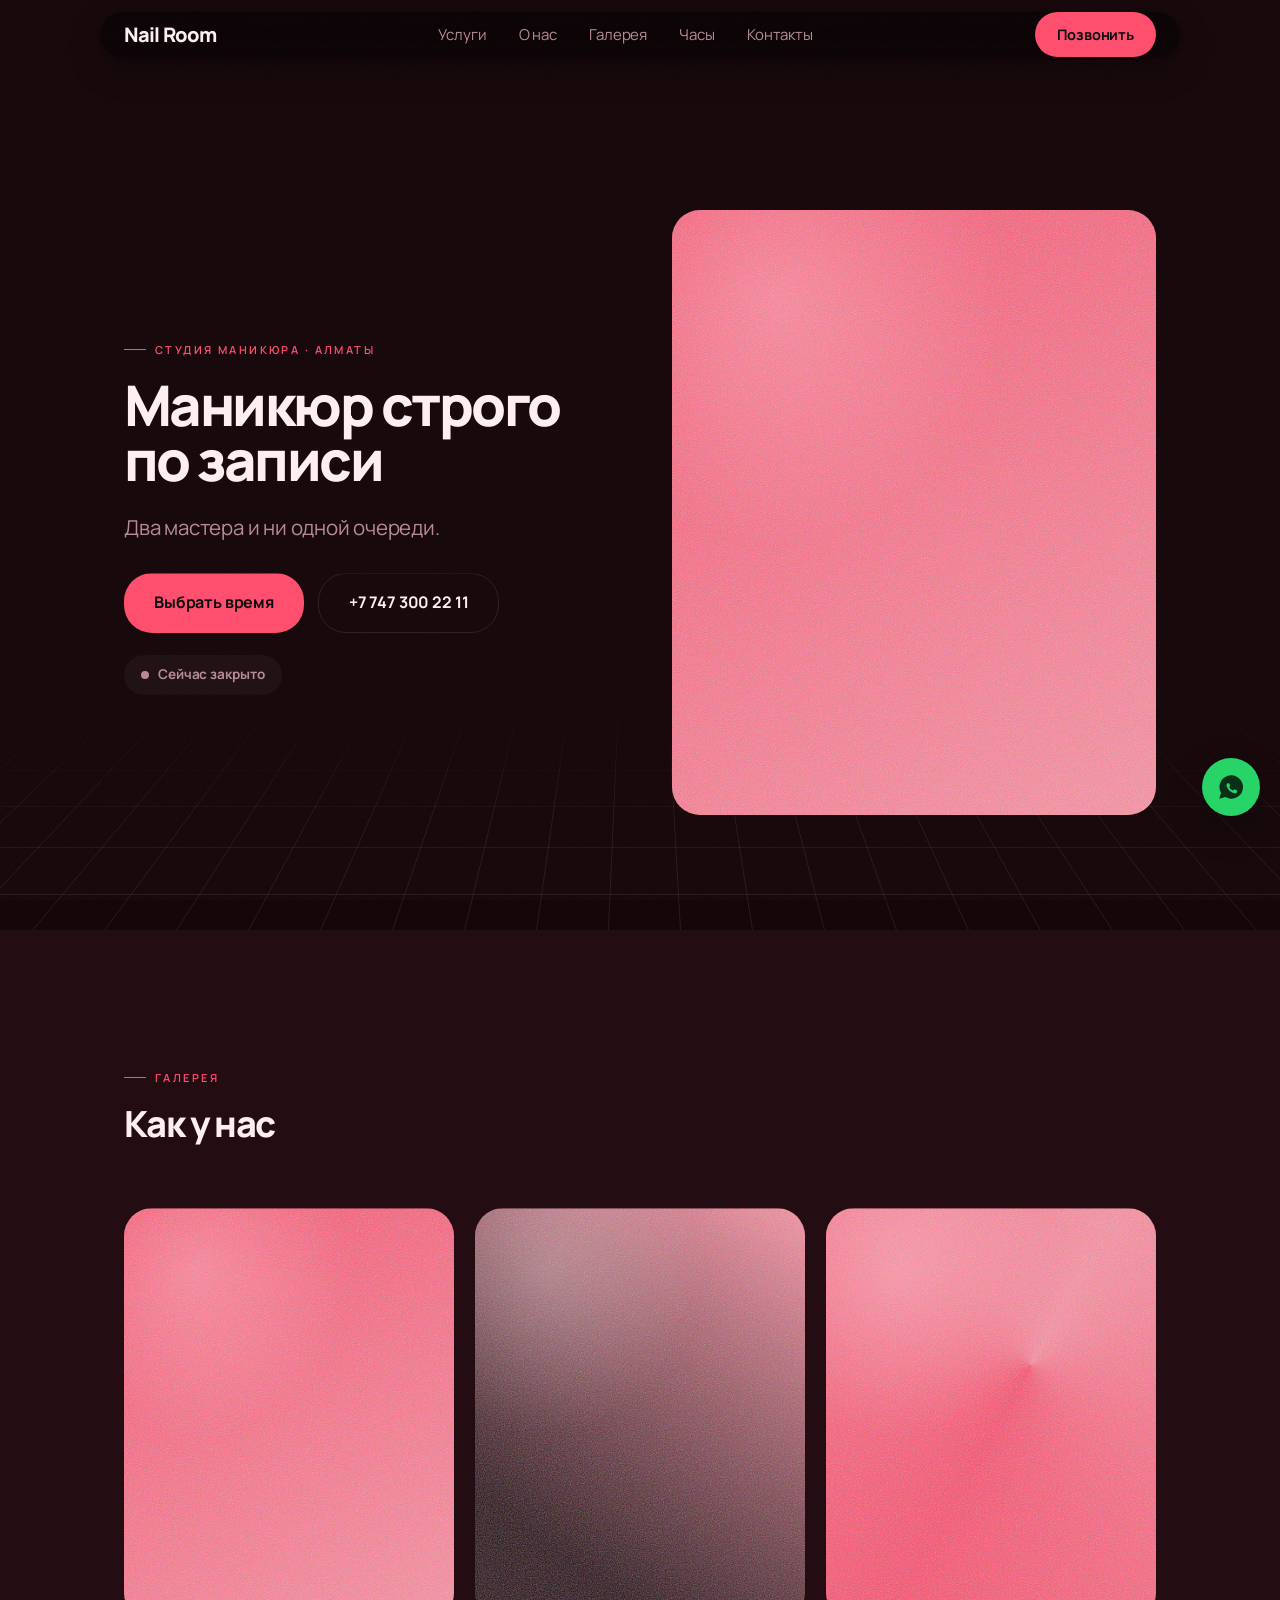
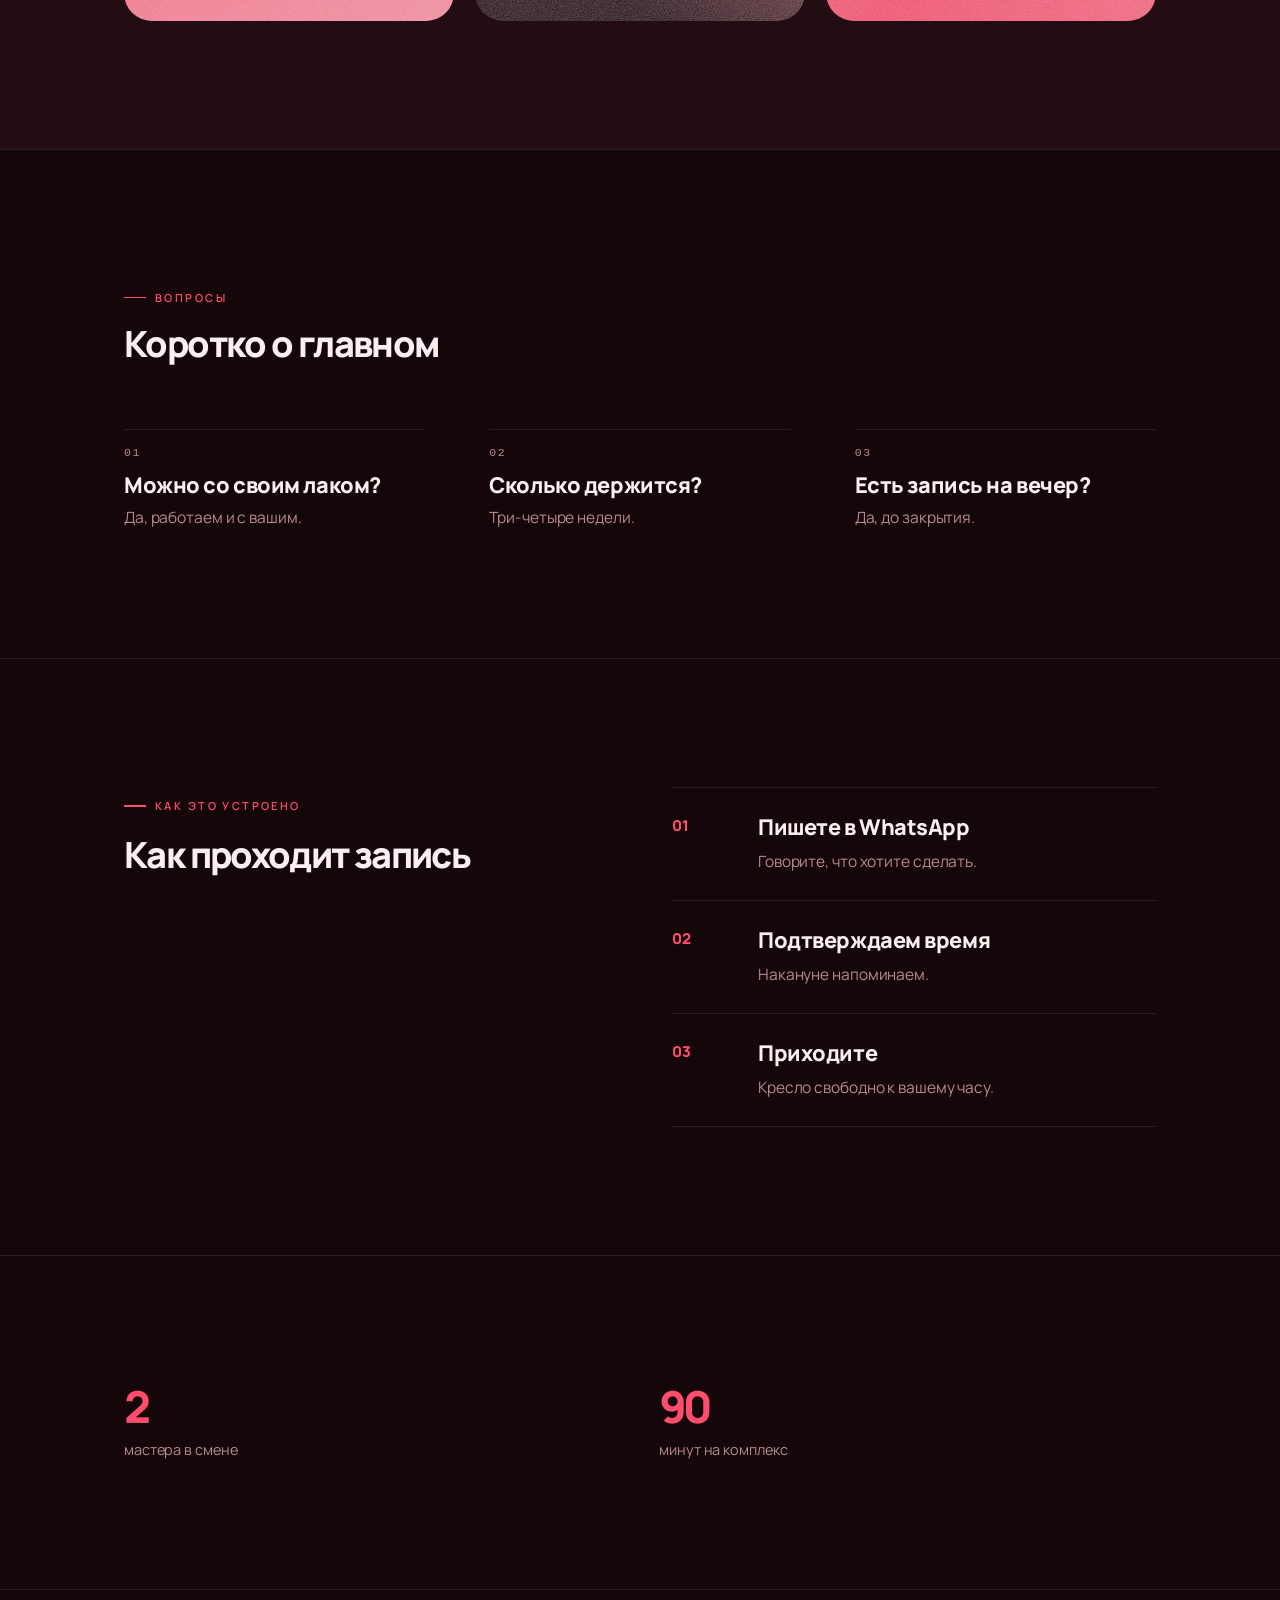
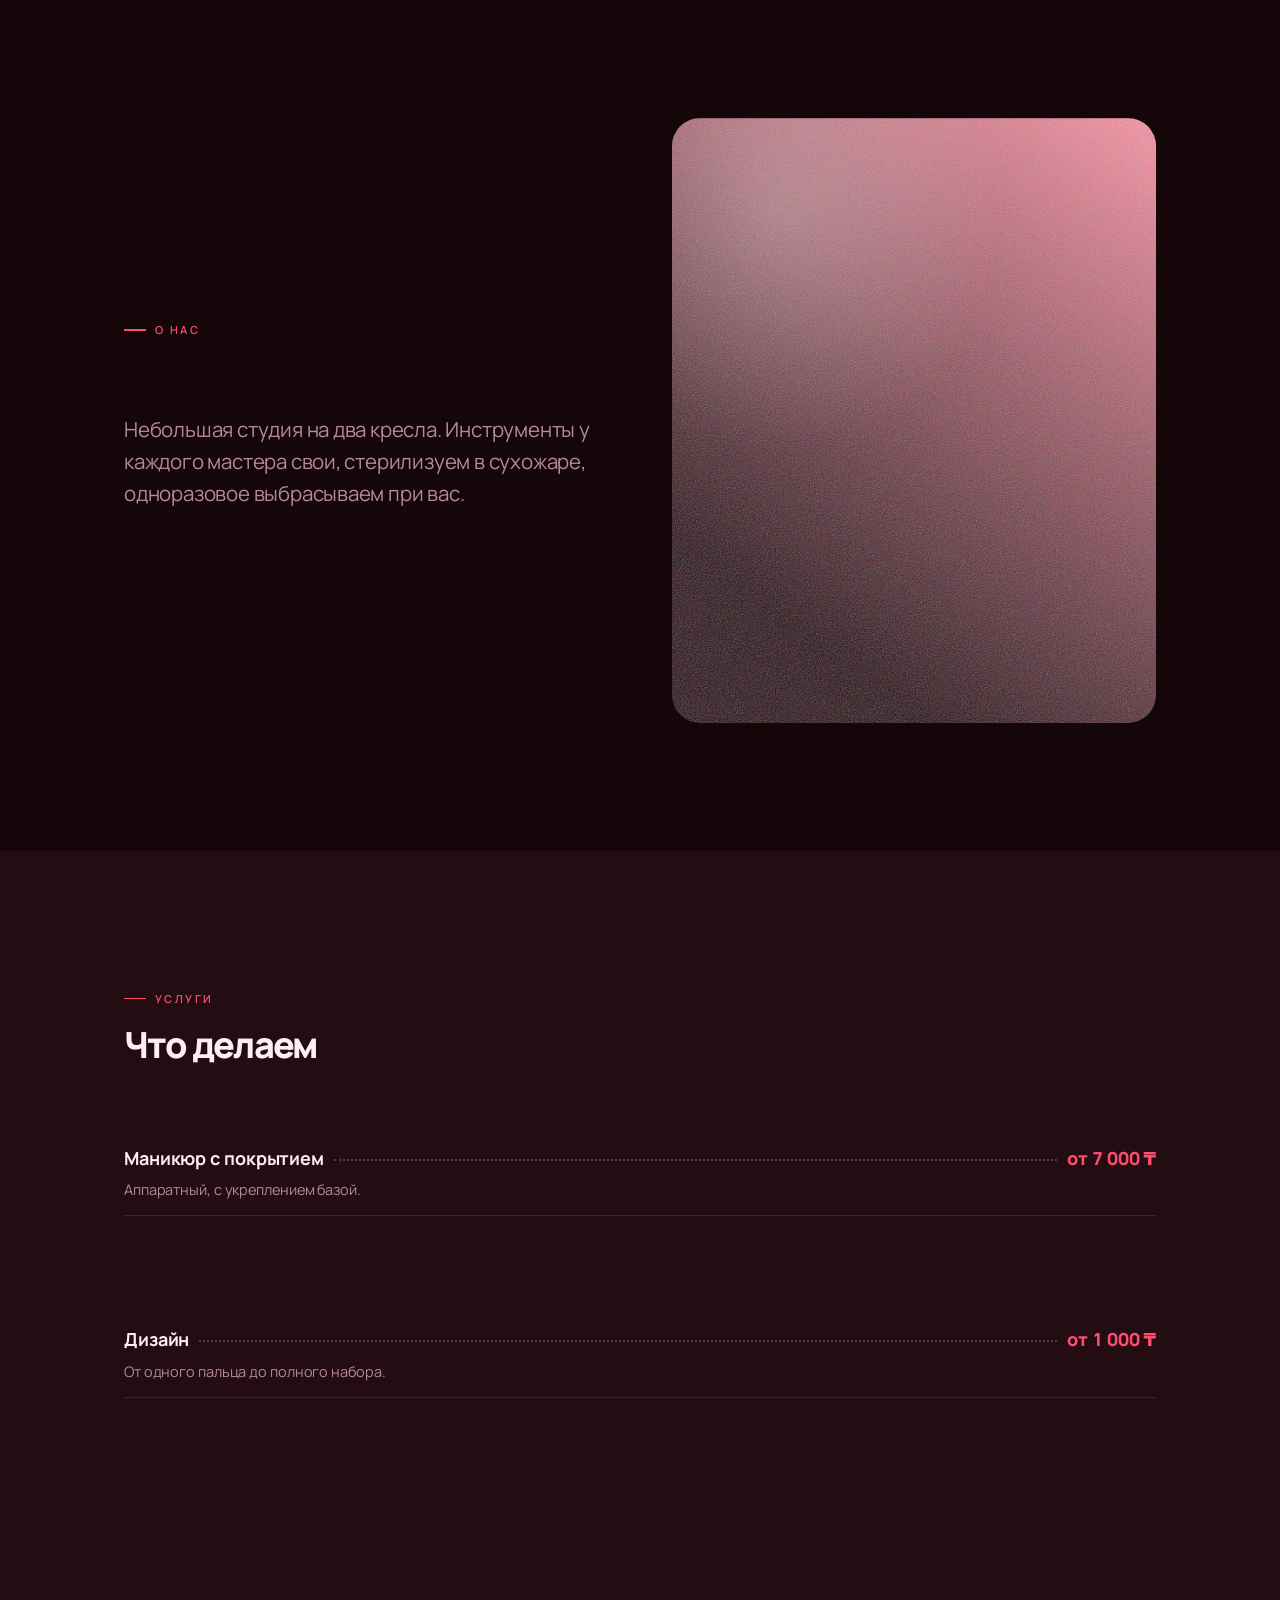
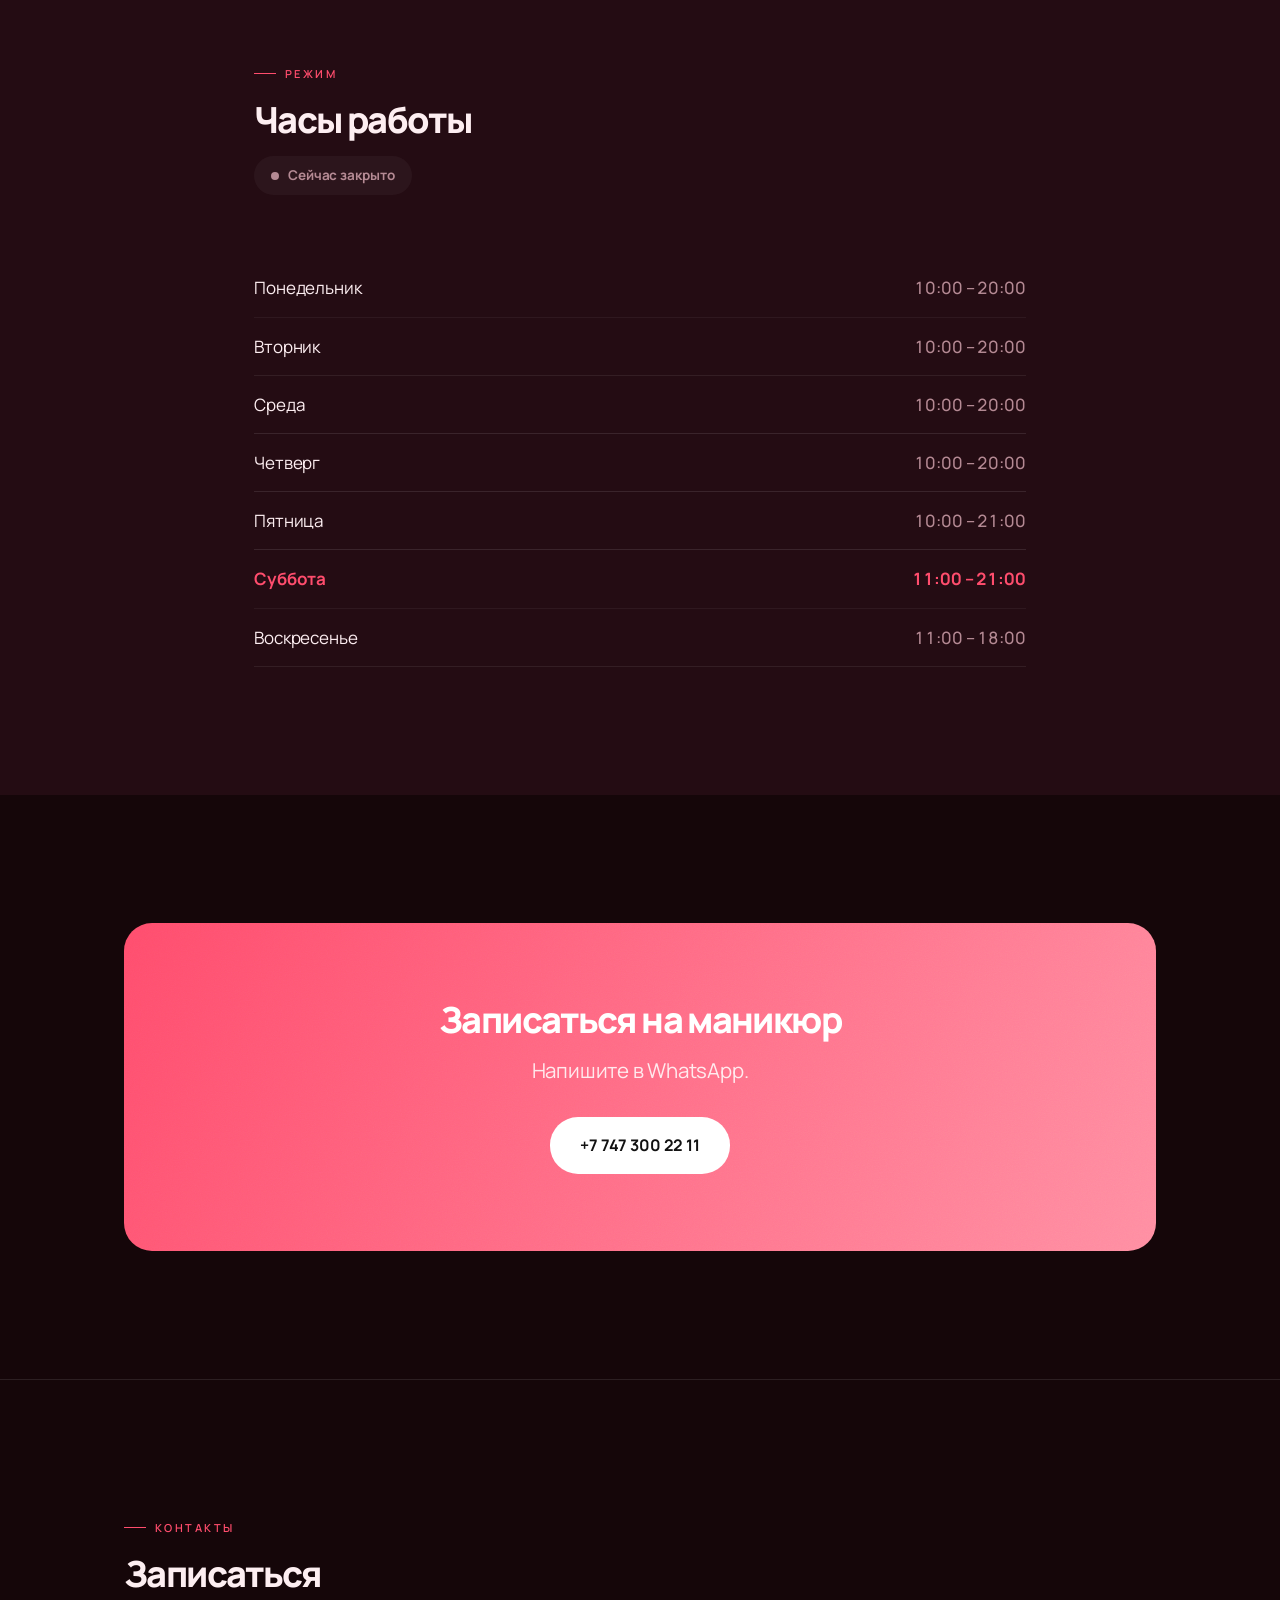
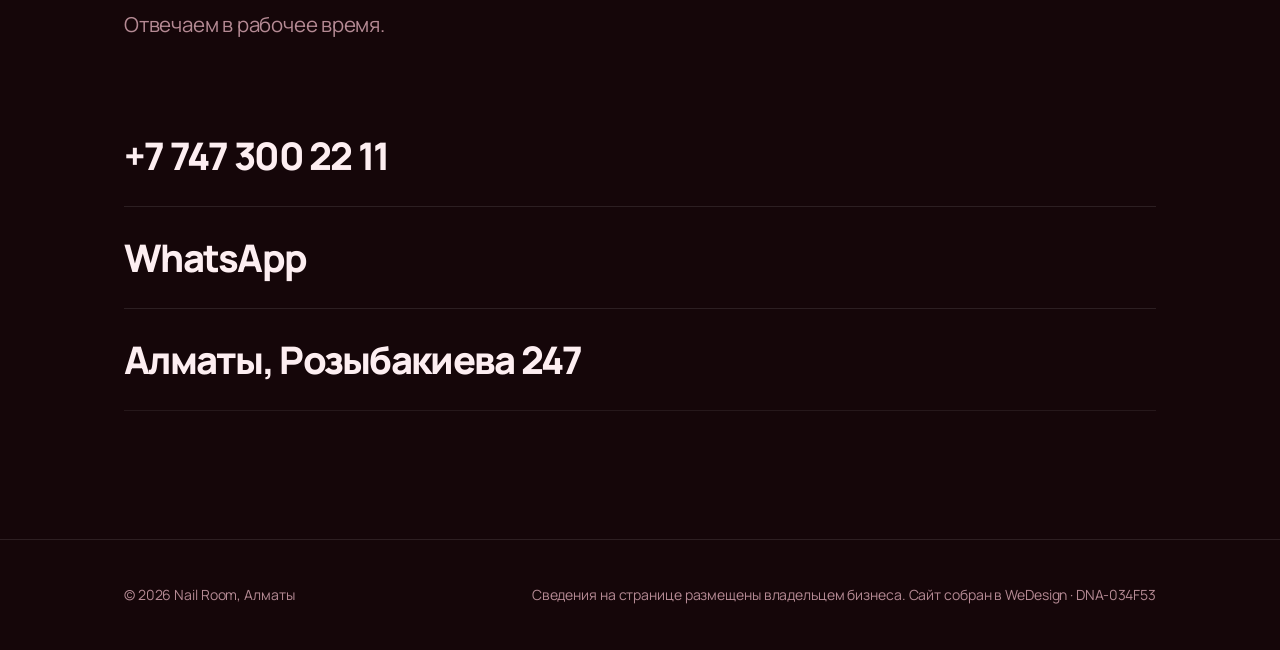
<file: primery/primer-4-manikyur.html>
<!doctype html>
<html lang="ru"><head>
<meta charset="utf-8">
<meta name="viewport" content="width=device-width,initial-scale=1,viewport-fit=cover">
<title>Nail Room — студия маникюра в Алматы</title>
<meta name="description" content="Маникюр, педикюр и дизайн по записи.">
<meta name="theme-color" content="#150609">
<meta property="og:type" content="website">
<meta property="og:title" content="Nail Room — студия маникюра в Алматы">
<meta property="og:description" content="Маникюр, педикюр и дизайн по записи.">
<meta name="robots" content="index,follow">
<link rel="preconnect" href="https://fonts.gstatic.com" crossorigin>
<link rel="stylesheet" href="https://fonts.googleapis.com/css2?family=Manrope:wght@400;600;700;800&display=swap&subset=cyrillic,latin">
<style>
:root{
 --bg:#150609;--surf:#240C13;--tx:#FDEEF1;--mu:#B58A94;--ac:#FF4D6D;
 --g1:#FF4D6D;--g2:#FF8FA3;--on:#07080B;--glass:#FFFFFF0A;--hair:#FFFFFF1A;
 --r:28px;--maxw:1080px;
}
*{box-sizing:border-box}
html{scroll-behavior:smooth;-webkit-text-size-adjust:100%}
body{margin:0;background:var(--bg);color:var(--tx);font-family:'Manrope',system-ui,-apple-system,sans-serif;font-size:17px;line-height:1.6;letter-spacing:-.006em;-webkit-font-smoothing:antialiased;overflow-x:hidden}
img{max-width:100%;display:block}
a{color:inherit;text-decoration:none;text-underline-offset:.16em;text-decoration-thickness:1px}
p a{text-decoration:underline;text-decoration-color:#FF4D6D59}
p a:hover{text-decoration-color:#FF4D6D}
button{font:inherit}
.w{max-width:var(--maxw);margin:0 auto;padding:0 24px;position:relative;z-index:2}
.w.n{max-width:820px}

h1,h2,h3{font-family:'Manrope',Georgia,serif;font-weight:800;letter-spacing:-.045em;line-height:.98;margin:0 0 .42em;text-transform:none}
h1{font-size:clamp(34px,5vw,56px)}
h2{font-size:clamp(26px,3.2vw,36px);line-height:1.12}
h3{font-size:clamp(19px,1.7vw,23px);line-height:1.2;letter-spacing:-.02em}
p{margin:0 0 1.05em}
.lead{font-size:clamp(17px,1.55vw,21px);color:var(--mu);max-width:60ch;letter-spacing:-.01em}
.eyebrow{display:inline-flex;align-items:center;gap:9px;font-size:11.5px;font-weight:700;letter-spacing:.2em;text-transform:uppercase;color:var(--ac);margin-bottom:20px}
.eyebrow:before{content:'';width:22px;height:1.5px;background:var(--ac);display:block}
.grad{color:var(--ac)}

body:before{content:'';position:fixed;inset:0;z-index:999;pointer-events:none;background-image:url("data:image/svg+xml,%3Csvg xmlns='http://www.w3.org/2000/svg' width='140' height='140'%3E%3Cfilter id='n'%3E%3CfeTurbulence type='fractalNoise' baseFrequency='.85' numOctaves='3'/%3E%3C/filter%3E%3Crect width='140' height='140' filter='url(%23n)' opacity='.5'/%3E%3C/svg%3E");opacity:.055;mix-blend-mode:screen}
.mesh{position:absolute;inset:0;overflow:hidden;pointer-events:none;z-index:0}
.mesh i{position:absolute;border-radius:50%;filter:blur(80px);opacity:.42}
.mesh i:nth-child(1){width:52vw;height:52vw;background:var(--g1);top:-18vw;left:-12vw}
.mesh i:nth-child(2){width:44vw;height:44vw;background:var(--g2);top:6vw;right:-14vw}
.mesh i:nth-child(3){width:34vw;height:34vw;background:var(--ac);bottom:-16vw;left:36vw;opacity:.2}

.btn{display:inline-flex;align-items:center;justify-content:center;gap:10px;background:var(--ac);color:var(--on);border:0;border-radius:var(--r);padding:16px 30px;font-weight:700;font-size:16px;letter-spacing:-.01em;cursor:pointer;position:relative;overflow:hidden;transition:transform .22s cubic-bezier(.2,.7,.3,1),box-shadow .22s ease}
.btn:hover{transform:translateY(-3px);box-shadow:0 16px 40px #FF4D6D44}
.btn:after{content:'';position:absolute;inset:0;background:linear-gradient(102deg,var(--g1),var(--g2));opacity:0;transition:opacity .25s ease}
.btn:hover:after{opacity:1}
.btn span{position:relative;z-index:1}
.btn.o{background:transparent;color:var(--tx);border:1.5px solid var(--hair);box-shadow:none}
.btn.o:hover{border-color:var(--ac);box-shadow:none}
.btn.o:after{display:none}

.nav{position:fixed;top:0;left:0;right:0;z-index:100;transition:background .3s ease,box-shadow .3s ease,padding .3s ease;padding:14px 0}
.nav.stuck{background:#150609D9;backdrop-filter:blur(18px) saturate(1.4);box-shadow:0 1px 0 var(--hair)}

.nav{position:fixed;top:12px;left:12px;right:12px;padding:0;background:none;box-shadow:none}
.nav.stuck{background:none;box-shadow:none}
.nav .in{padding:8px 8px 8px 20px;background:#0000008C;
  backdrop-filter:blur(14px) saturate(1.3);border-radius:999px;
  box-shadow:0 2px 8px #00000059,0 12px 32px #00000047}
.nav .btn{border-radius:999px}

.nav .in{max-width:var(--maxw);margin:0 auto;padding:0 24px;display:flex;align-items:center;justify-content:space-between;gap:20px}
.brand{font-family:'Manrope',serif;font-weight:800;font-size:20px;letter-spacing:-.045em;text-transform:none}
.links{display:flex;gap:2px;align-items:center}
.links a{font-size:15px;color:var(--mu);padding:9px 15px;border-radius:999px;transition:color .2s,background .2s}
.links a:hover{color:var(--tx);background:var(--glass)}

.burger{display:none;background:none;border:0;color:inherit;width:44px;height:44px;cursor:pointer}
.burger i{display:block;width:22px;height:1.8px;background:currentColor;margin:5px auto}
.menu{position:fixed;inset:0;z-index:99;background:#150609F7;backdrop-filter:blur(20px);display:none;flex-direction:column;align-items:center;justify-content:center;gap:8px}
.menu.on{display:flex}
.menu a{font-family:'Manrope',serif;font-size:clamp(28px,7vw,44px);font-weight:800;letter-spacing:-.045em;padding:10px 0}

.s{padding:clamp(74px,10vw,150px) 0;position:relative}
.s.tint{background:var(--surf)}
.s.line{border-top:1px solid var(--hair)}
.head{max-width:760px;margin-bottom:clamp(36px,5vw,64px)}

.g{display:grid;gap:clamp(14px,1.6vw,22px)}
.g2{grid-template-columns:repeat(auto-fit,minmax(280px,1fr))}
.g3{grid-template-columns:repeat(auto-fit,minmax(240px,1fr))}
.card{background:var(--surf);border:1px solid var(--hair);border-radius:var(--r);padding:clamp(24px,2.6vw,34px);position:relative;overflow:hidden;transition:border-color .25s ease}
.s.tint .card{background:var(--bg)}
.card:hover{border-color:#FF4D6D}
.card:before{content:'';position:absolute;inset:0;background:linear-gradient(140deg,#FF4D6D12,transparent 55%);opacity:0;transition:opacity .35s;pointer-events:none}
.card:hover:before{opacity:1}
.card p{color:var(--mu);margin:0;font-size:15.5px}
.card .price{margin-top:16px;font-weight:800;font-size:19px;letter-spacing:-.02em}
.idx{font-size:12px;font-weight:700;color:var(--ac);letter-spacing:.14em;margin-bottom:14px;display:block}

.stats{display:grid;grid-template-columns:repeat(auto-fit,minmax(170px,1fr));gap:clamp(20px,3vw,44px)}
.stat b{display:block;font-family:'Manrope',serif;font-weight:800;font-size:clamp(30px,3.6vw,44px);letter-spacing:-.04em;line-height:1;color:var(--ac)}
.stat span{display:block;color:var(--mu);font-size:14.5px;margin-top:10px}

.marq{overflow:hidden;padding:18px 0;border-top:1px solid var(--hair);border-bottom:1px solid var(--hair);white-space:nowrap;-webkit-mask-image:linear-gradient(90deg,transparent,#000 8%,#000 92%,transparent);mask-image:linear-gradient(90deg,transparent,#000 8%,#000 92%,transparent)}
.marq .t{display:inline-block;animation:mv 34s linear infinite}
.marq b{font-family:'Manrope',serif;font-weight:800;font-size:clamp(22px,3vw,40px);letter-spacing:-.045em;text-transform:none;padding:0 26px;opacity:.85}
.marq i{color:var(--ac);font-style:normal}
@keyframes mv{to{transform:translateX(-50%)}}

.sticky{position:sticky;top:110px}
.proc{border-top:1px solid var(--hair);padding:26px 0;display:grid;grid-template-columns:64px 1fr;gap:22px;align-items:start}
.proc:last-child{border-bottom:1px solid var(--hair)}
.proc em{font-style:normal;font-family:'Manrope',serif;font-size:15px;font-weight:800;color:var(--ac)}
.proc p{color:var(--mu);margin:6px 0 0;font-size:15.5px}

.art{aspect-ratio:4/5;border-radius:var(--r);position:relative;overflow:hidden;background:linear-gradient(150deg,var(--g1),var(--g2))}
.art.w{aspect-ratio:16/10}
.art:after{content:'';position:absolute;inset:0;background:radial-gradient(75% 65% at 22% 15%,#FFFFFF40,transparent 62%),url("data:image/svg+xml,%3Csvg xmlns='http://www.w3.org/2000/svg' width='140' height='140'%3E%3Cfilter id='n'%3E%3CfeTurbulence type='fractalNoise' baseFrequency='.85' numOctaves='3'/%3E%3C/filter%3E%3Crect width='140' height='140' filter='url(%23n)' opacity='.5'/%3E%3C/svg%3E");background-blend-mode:overlay;opacity:.9}
.art.v2{background:linear-gradient(35deg,var(--surf) 20%,var(--g2))}
.art.v3{background:conic-gradient(from 210deg at 62% 38%,var(--g1),var(--g2),var(--g1))}
.ph{overflow:hidden;border-radius:var(--r)}
.ph img{width:100%;height:100%;object-fit:cover;aspect-ratio:4/5;transition:transform .7s cubic-bezier(.2,.7,.3,1)}
.ph:hover img{transform:scale(1.06)}

.hrs{width:100%;border-collapse:collapse;font-size:16.5px}
.hrs td{padding:15px 2px;border-bottom:1px solid var(--hair)}
.hrs td:last-child{text-align:right;font-variant-numeric:tabular-nums;color:var(--mu)}
.hrs tr:last-child td{border-bottom:0}
.hrs tr.today td{color:var(--ac);font-weight:700}
.pill{display:inline-flex;align-items:center;gap:9px;font-size:13.5px;font-weight:700;padding:9px 17px;border-radius:999px;background:#FF4D6D1F;color:var(--ac)}
.pill:before{content:'';width:8px;height:8px;border-radius:50%;background:currentColor;box-shadow:0 0 0 0 currentColor;animation:pulse 2.4s infinite}
.pill[data-open="0"]{background:var(--glass);color:var(--mu)}
.pill[data-open="0"]:before{animation:none}
@keyframes pulse{70%{box-shadow:0 0 0 7px transparent}100%{box-shadow:0 0 0 0 transparent}}

.big-link{text-underline-offset:.18em;text-decoration-thickness:1px;display:block;font-family:'Manrope',serif;font-weight:800;font-size:clamp(22px,3.2vw,38px);letter-spacing:-.045em;padding:20px 0;border-bottom:1px solid var(--hair);transition:padding-left .3s,color .3s}
.big-link:hover{padding-left:16px;color:var(--ac)}

.cta{border-radius:var(--r);padding:clamp(40px,6vw,86px);position:relative;overflow:hidden;background:linear-gradient(120deg,var(--g1),var(--g2));color:#fff;text-align:center}
.cta:after{content:'';position:absolute;inset:0;background:url("data:image/svg+xml,%3Csvg xmlns='http://www.w3.org/2000/svg' width='140' height='140'%3E%3Cfilter id='n'%3E%3CfeTurbulence type='fractalNoise' baseFrequency='.85' numOctaves='3'/%3E%3C/filter%3E%3Crect width='140' height='140' filter='url(%23n)' opacity='.5'/%3E%3C/svg%3E");opacity:.16;mix-blend-mode:overlay;pointer-events:none}
.cta h2{color:#fff}
.cta .lead{color:#FFFFFFDB;margin:0 auto 30px}
.cta .btn{background:#fff;color:#111;position:relative;z-index:2}
.cta .btn:after{display:none}

details{border-bottom:1px solid var(--hair)}
details summary{cursor:pointer;list-style:none;padding:24px 0;font-weight:700;font-size:17.5px;display:flex;justify-content:space-between;gap:20px;align-items:center}
details summary::-webkit-details-marker{display:none}
details summary:after{content:'+';color:var(--ac);font-size:24px;line-height:1;transition:transform .3s}
details[open] summary:after{transform:rotate(45deg)}
details p{color:var(--mu);margin:0 0 24px;max-width:64ch;font-size:16px}

footer{padding:44px 0;border-top:1px solid var(--hair);color:var(--mu);font-size:14px}

.wa{position:fixed;right:20px;bottom:84px;z-index:80;width:58px;height:58px;border-radius:50%;background:#25D366;color:#052E14;display:grid;place-items:center;box-shadow:0 12px 34px #00000047;transition:transform .25s}
.wa:hover{transform:scale(1.08)}
.wa svg{width:28px;height:28px}
/* Нижняя полоса записи с бегущим ободком */
.book{position:fixed;left:50%;bottom:16px;transform:translateX(-50%);z-index:70;
  width:min(520px,calc(100vw - 28px));padding:2px;border-radius:999px;overflow:hidden;isolation:isolate;
  box-shadow:0 6px 24px #00000073;
  opacity:0;pointer-events:none;transition:opacity .3s ease}
.book.on{opacity:1;pointer-events:auto}
.book:before{content:'';position:absolute;left:-50%;top:-300%;width:200%;height:700%;
  background:conic-gradient(from 0deg,#FF4D6D,#FF8FA3,#FF4D6D,#FF4D6D);
  animation:ring 4.5s linear infinite;z-index:-1}
@keyframes ring{to{transform:rotate(360deg)}}
.book-in{display:flex;align-items:center;gap:12px;background:var(--surf);border-radius:999px;padding:10px 10px 10px 20px}
.book-t{flex:1;font-size:15px;font-weight:600}
.book-s{font-size:12.5px;color:var(--mu);font-weight:400;display:block}
.book-go{width:38px;height:38px;flex-shrink:0;border-radius:50%;background:var(--ac);color:var(--on);
  display:grid;place-items:center;font-size:16px;font-weight:700}

.bar{position:fixed;top:0;left:0;height:2.5px;background:linear-gradient(90deg,var(--g1),var(--g2));z-index:120;width:0}

.rows{border-top:1px solid var(--hair)}
.srow{display:flex;justify-content:space-between;align-items:flex-start;gap:24px;padding:24px 0;border-bottom:1px solid var(--hair)}
.srow h3{margin-bottom:6px}
.srow p{color:var(--mu);margin:0;font-size:15.5px;max-width:60ch}
.srow-price{font-weight:800;font-size:19px;letter-spacing:-.02em;white-space:nowrap;color:var(--ac)}
.snum{display:grid;grid-template-columns:56px 1fr;gap:18px;align-items:start;padding:20px 0}
.snum em{font-style:normal;font-family:'Manrope',serif;font-weight:800;font-size:34px;letter-spacing:-.05em;color:var(--ac);line-height:1;opacity:.55}
.snum p{color:var(--mu);margin:5px 0 0;font-size:15.5px}
.plist2{display:grid;gap:4px}
.pitem{padding:14px 0;border-bottom:1px solid var(--hair)}
.pitem-top{display:flex;align-items:baseline;gap:10px}
.pitem-name{font-weight:700;font-size:18px;white-space:nowrap}
.pitem-dots{flex:1;border-bottom:2px dotted #FFFFFF33;transform:translateY(-4px)}
.pitem-price{font-weight:800;font-size:18px;color:var(--ac);white-space:nowrap}
.pitem-text{color:var(--mu);margin:6px 0 0;font-size:14.5px;max-width:62ch}
.bigquote{font-family:'Manrope',serif;font-weight:800;font-size:clamp(21px,2.8vw,34px);line-height:1.24;letter-spacing:-.025em;margin:0 0 18px}
.hgrid{display:grid;grid-template-columns:repeat(7,1fr);gap:8px;max-width:760px;margin:0 auto}
.hcell{background:var(--surf);border:1px solid var(--hair);border-radius:var(--r);padding:16px 8px;text-align:center}
.hcell span{display:block;font-size:12px;color:var(--mu);text-transform:uppercase;letter-spacing:.08em;margin-bottom:8px}
.hcell b{font-size:14px;font-variant-numeric:tabular-nums;line-height:1.35}
.hcell.today{border-color:var(--ac);background:#FF4D6D12}
.hcell.today b{color:var(--ac)}
.hlines{display:grid}
.hline{display:flex;justify-content:space-between;align-items:baseline;gap:16px;padding:15px 0;border-bottom:1px solid var(--hair);font-size:17px}
.hline b{font-variant-numeric:tabular-nums;color:var(--mu);font-weight:500}
.hline.today b,.hline.today span{color:var(--ac);font-weight:700}
/* ——— объём ——— */
.depth{position:absolute;inset:0;z-index:0;pointer-events:none;overflow:hidden;perspective:900px}
/* Разлиновка: вертикальные направляющие, как на макетном листе */
.rules{position:absolute;inset:0;
  background-image:repeating-linear-gradient(90deg,#FFFFFF0A 0 1px,transparent 1px 25%);
  background-position:center}
/* Сетка, уходящая к горизонту: одна тонкая линия, без свечения */
.netgrid{position:absolute;left:-20%;right:-20%;bottom:0;height:44%;
  background-image:linear-gradient(#FFFFFF14 1px,transparent 1px),linear-gradient(90deg,#FFFFFF14 1px,transparent 1px);
  background-size:72px 72px;transform:rotateX(74deg);transform-origin:bottom;
  -webkit-mask-image:linear-gradient(transparent,#000 60%);mask-image:linear-gradient(transparent,#000 60%)}
/* заголовок раскрывается построчно */
.lineup{display:block;overflow:hidden}
.lineup>i{display:block;font-style:normal;transform:translateY(100%);opacity:0;
  transition:transform 1s cubic-bezier(.16,1,.3,1),opacity .7s ease;transition-delay:var(--ld,0ms)}
.lineup.on>i{transform:none;opacity:1}

/* блок прилипает, содержимое сменяется */
.stack{position:relative}
.stack-pin{position:sticky;top:0;height:100vh;display:grid;place-items:center;overflow:hidden}
.stack-item{position:absolute;inset:0;display:grid;place-items:center;padding:0 24px;text-align:center;
  opacity:0;transform:scale(.94);transition:opacity .5s ease,transform .5s ease}
.stack-item.on{opacity:1;transform:none}
.stack-item h3{font-size:clamp(26px,4vw,44px);margin-bottom:16px}
.stack-item p{font-size:clamp(16px,1.6vw,20px);color:var(--mu);max-width:52ch;margin:0 auto}
.stack-num{font-size:12px;letter-spacing:.2em;color:var(--ac);margin-bottom:18px;display:block}
.stack-dots{position:absolute;right:24px;top:50%;transform:translateY(-50%);display:grid;gap:8px}
.stack-dots i{width:6px;height:6px;border-radius:50%;background:var(--hair);transition:background .3s,transform .3s}
.stack-dots i.on{background:var(--ac);transform:scale(1.5)}

/* строка, которая едет вбок по мере прокрутки */
.drift{will-change:transform}

/* линия, растущая при появлении */
.growline{height:2px;background:var(--ac);width:0;transition:width 1.1s cubic-bezier(.16,1,.3,1)}
.growline.on{width:100%}

/* ——— контраст размеров ———
   Машинная вёрстка держит всё в диапазоне 16–24px. Ручная разводит края:
   подписи 11px с разрядкой, заголовки крупные, среднего почти нет. */
.head .eyebrow{margin-bottom:clamp(10px,1.4vw,18px)}
.lead{font-size:clamp(17px,1.65vw,20.5px);line-height:1.55}
.card p,.srow p,.snum p,.steps p{font-size:15px;line-height:1.55}
.idx{font-family:ui-monospace,monospace;font-size:11px;letter-spacing:.16em;opacity:.5}
.foot,.foot *{font-size:13px}
.price{font-weight:700;letter-spacing:-.02em}

/* ——— типографика ——— */
/* Цифры одной ширины: цены и часы не пляшут в столбце */
.price,.stat b,.hrs td,.hcell b,.hline b,.pitem-price,.srow-price{font-variant-numeric:tabular-nums;font-feature-settings:'tnum' 1}
/* Крупный текст ужимается сильнее мелкого — так делают вручную */
h1{font-feature-settings:'kern' 1,'liga' 1}
/* Висячая пунктуация у цитат */
.bigquote{text-indent:-.42em}
/* Мелкие подписи: не «уменьшенный текст», а другой приём */
.eyebrow{font-size:11px;letter-spacing:.22em;text-transform:uppercase;font-weight:600}

/* ——— редакторские блоки ——— */
/* Заголовок и текст в разных колонках разной ширины */
.ed{display:grid;grid-template-columns:minmax(0,.82fr) minmax(0,1.18fr);gap:clamp(24px,5vw,80px);align-items:start}
.ed-side{position:sticky;top:96px}
/* Крупная цифра, вынесенная на поле */
.hang{display:grid;grid-template-columns:auto 1fr;gap:clamp(16px,3vw,36px);align-items:baseline}
.hang em{font-style:normal;font-family:'Manrope',serif;font-weight:800;
  font-size:clamp(44px,7vw,104px);line-height:.82;letter-spacing:-.05em;color:#FF4D6D2E}
/* Текст, заходящий на цветную плашку */
.overlap{position:relative;padding:clamp(28px,5vw,64px) 0}
.overlap-bg{position:absolute;right:0;top:0;bottom:0;width:min(46%,520px);background:#FF4D6D0F;border-radius:var(--r)}
.overlap-in{position:relative;z-index:1;max-width:min(64ch,74%)}
/* Тонкая линейка с номером на поле */
.numrule{display:grid;grid-template-columns:auto 1fr;gap:20px;align-items:center;
  padding-top:14px;border-top:1px solid var(--hair);margin-bottom:clamp(20px,3vw,34px)}
.numrule span{font-family:ui-monospace,monospace;font-size:11.5px;letter-spacing:.14em;color:var(--mu)}

.tilt{transform-style:preserve-3d;transition:transform .35s cubic-bezier(.2,.7,.3,1)}
.wr{display:inline-block;overflow:hidden;vertical-align:top}
.wr i{display:inline-block;font-style:normal;transform:translateY(105%);opacity:0;
  transition:transform .85s cubic-bezier(.16,1,.3,1),opacity .6s ease;transition-delay:var(--wd,0ms)}
.wr.on i{transform:none;opacity:1}
.para{will-change:transform}

.glass{background:#FFFFFF0F;backdrop-filter:blur(22px) saturate(1.3);border:1px solid #FFFFFF26;border-radius:calc(var(--r) + 10px);padding:clamp(30px,4.4vw,64px);box-shadow:0 2px 6px #00000012,0 40px 90px #00000059}
.sky{position:absolute;inset:0;z-index:0;overflow:hidden;pointer-events:none}
.sky .c{position:absolute;border-radius:50%;background:#FFFFFF14;filter:blur(42px)}
.sky .c:nth-child(1){width:46vw;height:26vw;top:6vw;left:-6vw;opacity:.10}
.sky .c:nth-child(2){width:38vw;height:20vw;top:1vw;right:-4vw;opacity:.08}
.sky .c:nth-child(3){width:30vw;height:16vw;top:16vw;left:34vw;opacity:.06}
.hills{position:absolute;left:0;right:0;bottom:-1px;z-index:1;pointer-events:none}
.rv{opacity:0;transition:opacity .8s cubic-bezier(.2,.7,.3,1),transform .8s cubic-bezier(.2,.7,.3,1),clip-path .9s cubic-bezier(.2,.7,.3,1);transition-delay:var(--d,0ms)}



.rv{transform:scale(.955)}

.rv.on{opacity:1;transform:none;clip-path:inset(0 0 0 0)}

:focus-visible{outline:2.5px solid var(--ac);outline-offset:3px;border-radius:4px}
::selection{background:#FF4D6D40}

@media(max-width:860px){
 .hgrid{grid-template-columns:repeat(4,1fr)}
 .srow{flex-direction:column;gap:10px}
 .snum{grid-template-columns:44px 1fr;gap:12px}
 .pitem-name{white-space:normal}
 .links{display:none}
 .burger{display:block}
 .sticky{position:static}
 .proc{grid-template-columns:1fr;gap:8px}
 .s{padding:66px 0}
}
@media (prefers-reduced-motion:reduce){
 *{animation:none!important;transition:none!important}
 .rv{opacity:1;transform:none;clip-path:none}
 .wr i{transform:none;opacity:1}
 .rules,.netgrid{display:none}
 .book:before{animation:none;background:var(--ac)}
 .lineup>i{transform:none;opacity:1}
 .stack-pin{position:static;height:auto}
 .stack-item{position:static;opacity:1;transform:none;padding:32px 0}
 .stack-dots{display:none}
 .growline{width:100%}
 html{scroll-behavior:auto}
}</style>
</head><body>
<div class="bar"></div>
<nav class="nav"><div class="in">
  <a class="brand" href="#">Nail Room</a>
  <div class="links"><a href="#services">Услуги</a><a href="#about">О нас</a><a href="#gallery">Галерея</a><a href="#hours">Часы</a><a href="#contacts">Контакты</a></div>
  <a class="btn" href="tel:+7 747 300 22 11" style="padding:11px 22px;font-size:14.5px"><span>Позвонить</span></a>
  <button class="burger" aria-label="Меню"><i></i><i></i></button>
</div></nav>
<div class="menu"><a href="#services">Услуги</a><a href="#about">О нас</a><a href="#gallery">Галерея</a><a href="#hours">Часы</a><a href="#contacts">Контакты</a></div>
<header style="padding:clamp(130px,17vw,210px) 0 clamp(70px,9vw,120px);position:relative"><div class="depth"><i class="netgrid"></i></div><div class="w" style="display:grid;grid-template-columns:repeat(auto-fit,minmax(320px,1fr));gap:clamp(30px,5vw,70px);align-items:center">
      <div><div class="eyebrow rv">студия маникюра · Алматы</div><h1 class="rv" style="--d:60ms">Маникюр строго по записи</h1>
      <p class="lead rv" style="--d:140ms">Два мастера и ни одной очереди.</p>
      <div class="rv" style="--d:220ms;margin:30px 0 22px;display:flex;gap:14px;flex-wrap:wrap"><a class="btn" href="#contacts"><span>Выбрать время</span></a><a class="btn o" href="tel:+7 747 300 22 11"><span>+7 747 300 22 11</span></a></div>
      <div class="rv" style="--d:300ms"><span class="pill" data-open-badge>Часы работы</span></div></div>
      <div class="art  rv para" data-para="0.1" style="--d:180ms"></div></div></header>
<section class="s tint" id="gallery"><div class="w">
    <div class="head"><div class="eyebrow rv">Галерея</div><h2 class="rv" style="--d:60ms">Как у нас</h2></div>
    <div class="g g3"><div class="art  rv" style="--d:0ms"></div><div class="art v2 rv" style="--d:90ms"></div><div class="art v3 rv" style="--d:180ms"></div></div></div></section><section class="s line" id="faq"><div class="w">
      <div class="head"><div class="eyebrow rv">Вопросы</div>
      <h2 class="rv" style="--d:60ms">Коротко о главном</h2></div>
      <div class="g g2" style="gap:clamp(20px,3vw,52px) clamp(24px,5vw,72px)">
      <div class="rv" style="--d:0ms">
          <div class="numrule" style="margin-bottom:10px"><span>01</span><i></i></div>
          <h3 style="margin-bottom:7px">Можно со своим лаком?</h3>
          <p style="color:var(--mu);margin:0;font-size:15.5px">Да, работаем и с вашим.</p></div><div class="rv" style="--d:70ms">
          <div class="numrule" style="margin-bottom:10px"><span>02</span><i></i></div>
          <h3 style="margin-bottom:7px">Сколько держится?</h3>
          <p style="color:var(--mu);margin:0;font-size:15.5px">Три-четыре недели.</p></div><div class="rv" style="--d:140ms">
          <div class="numrule" style="margin-bottom:10px"><span>03</span><i></i></div>
          <h3 style="margin-bottom:7px">Есть запись на вечер?</h3>
          <p style="color:var(--mu);margin:0;font-size:15.5px">Да, до закрытия.</p></div></div></div></section><section class="s line"><div class="w"><div class="g g2" style="gap:clamp(30px,5vw,70px);align-items:start">
    <div class="sticky"><div class="eyebrow rv">Как это устроено</div><h2 class="rv" style="--d:60ms">Как проходит запись</h2></div>
    <div><div class="proc rv" style="--d:0ms"><em>01</em>
      <div><h3>Пишете в WhatsApp</h3><p>Говорите, что хотите сделать.</p></div></div><div class="proc rv" style="--d:90ms"><em>02</em>
      <div><h3>Подтверждаем время</h3><p>Накануне напоминаем.</p></div></div><div class="proc rv" style="--d:180ms"><em>03</em>
      <div><h3>Приходите</h3><p>Кресло свободно к вашему часу.</p></div></div></div></div></div></section><section class="s line"><div class="w"><div class="stats"><div class="stat rv" style="--d:0ms"><b>2</b><span>мастера в смене</span></div><div class="stat rv" style="--d:90ms"><b>90</b><span>минут на комплекс</span></div></div></div></section><section class="s line" id="about"><div class="w"><div class="g g2" style="gap:clamp(30px,5vw,70px);align-items:center">
      <div><div class="eyebrow rv">О нас</div><h2 class="rv" style="--d:60ms">О студии</h2>
      <p class="lead rv" style="--d:140ms">Небольшая студия на два кресла. Инструменты у каждого мастера свои, стерилизуем в сухожаре, одноразовое выбрасываем при вас.</p></div><div class="art v2 rv" style="--d:200ms"></div></div></div></section><section class="s tint" id="services"><div class="w"><div class="wn"><div class="head"><div class="eyebrow rv">Услуги</div><h2 class="rv" style="--d:60ms">Что делаем</h2></div>
    <div class="plist2"><div class="pitem rv" style="--d:0ms">
      <div class="pitem-top"><span class="pitem-name">Маникюр с покрытием</span><span class="pitem-dots"></span>
      <span class="pitem-price">от 7 000 ₸</span></div>
      <p class="pitem-text">Аппаратный, с укреплением базой.</p></div><div class="pitem rv" style="--d:60ms">
      <div class="pitem-top"><span class="pitem-name">Педикюр</span><span class="pitem-dots"></span>
      <span class="pitem-price">от 9 000 ₸</span></div>
      <p class="pitem-text">Обработка стоп и покрытие.</p></div><div class="pitem rv" style="--d:120ms">
      <div class="pitem-top"><span class="pitem-name">Дизайн</span><span class="pitem-dots"></span>
      <span class="pitem-price">от 1 000 ₸</span></div>
      <p class="pitem-text">От одного пальца до полного набора.</p></div></div></div></div></section><section class="s tint" id="hours"><div class="w n">
    <div class="head"><div class="eyebrow rv">Режим</div><h2 class="rv" style="--d:60ms">Часы работы</h2>
    <div class="rv" style="--d:120ms"><span class="pill" data-open-badge>Часы работы</span></div></div>
    <div class="hlines"><div class="hline rv" data-day="mon" style="--d:0ms"><span>Понедельник</span><b>10:00 – 20:00</b></div><div class="hline rv" data-day="tue" style="--d:40ms"><span>Вторник</span><b>10:00 – 20:00</b></div><div class="hline rv" data-day="wed" style="--d:80ms"><span>Среда</span><b>10:00 – 20:00</b></div><div class="hline rv" data-day="thu" style="--d:120ms"><span>Четверг</span><b>10:00 – 20:00</b></div><div class="hline rv" data-day="fri" style="--d:160ms"><span>Пятница</span><b>10:00 – 21:00</b></div><div class="hline rv" data-day="sat" style="--d:200ms"><span>Суббота</span><b>11:00 – 21:00</b></div><div class="hline rv" data-day="sun" style="--d:240ms"><span>Воскресенье</span><b>11:00 – 18:00</b></div></div></div></section><section class="s"><div class="w"><div class="cta rv">
    <h2>Записаться на маникюр</h2>
    <p class="lead">Напишите в WhatsApp.</p>
    <a class="btn" href="tel:+7 747 300 22 11"><span>+7 747 300 22 11</span></a>
  </div></div></section><section class="s line" id="contacts"><div class="w">
    <div class="head"><div class="eyebrow rv">Контакты</div><h2 class="rv" style="--d:60ms">Записаться</h2>
    <p class="lead rv" style="--d:120ms">Отвечаем в рабочее время.</p></div>
    <div class="rv" style="--d:160ms">
      <a class="big-link" href="tel:+7 747 300 22 11">+7 747 300 22 11</a>
      <a class="big-link" href="https://wa.me/77473002211" target="_blank" rel="noopener">WhatsApp</a>
      <a class="big-link" href="https://2gis.kz/search/%D0%90%D0%BB%D0%BC%D0%B0%D1%82%D1%8B%2C%20%D0%A0%D0%BE%D0%B7%D1%8B%D0%B1%D0%B0%D0%BA%D0%B8%D0%B5%D0%B2%D0%B0%20247" target="_blank" rel="noopener">Алматы, Розыбакиева 247</a>
      
    </div></div></section>
<footer><div class="w" style="display:flex;justify-content:space-between;gap:18px;flex-wrap:wrap">
<span>© 2026 Nail Room, Алматы</span>
<span>Сведения на странице размещены владельцем бизнеса. Сайт собран в WeDesign · DNA-034F53</span></div></footer>
<div class="book" id="book"><div class="book-in">
  <span class="book-t">Выбрать время<span class="book-s" data-open-badge>Часы работы</span></span>
  <a class="book-go" href="https://wa.me/77473002211" target="_blank" rel="noopener" aria-label="Связаться">&#8599;</a>
</div></div>
<a class="wa" href="https://wa.me/77473002211" target="_blank" rel="noopener" aria-label="Написать в WhatsApp"><svg viewBox="0 0 24 24" fill="currentColor"><path d="M12 2a10 10 0 0 0-8.6 15L2 22l5.2-1.4A10 10 0 1 0 12 2Zm5.5 14.1c-.2.6-1.2 1.2-1.7 1.2-.5.1-1 .1-1.6-.1-1.5-.6-3.4-1.7-4.9-3.8-.6-.8-1-1.7-1.1-2.5-.1-.8.2-1.5.6-1.9.2-.2.4-.3.6-.3h.5c.2 0 .4 0 .6.4l.7 1.7c.1.2 0 .4-.1.5l-.4.5c-.1.2-.3.3-.1.6.4.7 1 1.3 1.6 1.8.6.4 1.1.6 1.3.7.2.1.4.1.5-.1l.6-.7c.2-.2.3-.2.5-.1l1.6.8c.2.1.4.2.4.3.1.2.1.6-.1 1.1Z"/></svg></a>

<script>
(function(){
var R=window.matchMedia('(prefers-reduced-motion: reduce)').matches;
var els=document.querySelectorAll('.rv');
if(R){for(var i=0;i<els.length;i++)els[i].classList.add('on');}
else{var io=new IntersectionObserver(function(en){en.forEach(function(e){if(e.isIntersecting){e.target.classList.add('on');io.unobserve(e.target);}})},{threshold:.1,rootMargin:'0px 0px -8%'});
for(var j=0;j<els.length;j++)io.observe(els[j]);}

/* заголовок по словам */
var wraps=document.querySelectorAll('.wr');
if(R){for(var w=0;w<wraps.length;w++)wraps[w].classList.add('on');}
else{setTimeout(function(){for(var w=0;w<wraps.length;w++)wraps[w].classList.add('on');},180);}

/* наклон карточек за курсором — только на мыши, не на касании */
if(!R && matchMedia('(hover:hover) and (pointer:fine)').matches){
  var tilts=document.querySelectorAll('.tilt');
  for(var t=0;t<tilts.length;t++){(function(el){
    el.addEventListener('mousemove',function(e){
      var b=el.getBoundingClientRect();
      var x=(e.clientX-b.left)/b.width-0.5, y=(e.clientY-b.top)/b.height-0.5;
      el.style.transform='perspective(700px) rotateY('+(x*7).toFixed(2)+'deg) rotateX('+(-y*7).toFixed(2)+'deg) translateY(-5px)';
    });
    el.addEventListener('mouseleave',function(){ el.style.transform=''; });
  })(tilts[t]);}
}

/* параллакс: дальние слои двигаются медленнее */
var paras=document.querySelectorAll('.para');
if(!R && paras.length){
  var ticking=false;
  var onPara=function(){
    if(ticking) return; ticking=true;
    requestAnimationFrame(function(){
      var y=window.scrollY||0;
      for(var i=0;i<paras.length;i++){
        var k=parseFloat(paras[i].getAttribute('data-para'))||0.15;
        paras[i].style.transform='translate3d(0,'+(y*k).toFixed(1)+'px,0)';
      }
      ticking=false;
    });
  };
  onPara(); window.addEventListener('scroll',onPara,{passive:true});
}

/* цифры досчитываются при появлении */
var nums=document.querySelectorAll('.stat b');
if(!R && nums.length){
  var nio=new IntersectionObserver(function(en){
    en.forEach(function(e){
      if(!e.isIntersecting) return;
      nio.unobserve(e.target);
      var raw=e.target.textContent.trim();
      var m=raw.match(/^(D*)(d+)(.*)$/);
      if(!m) return;
      var pre=m[1], end=parseInt(m[2],10), post=m[3], step=0, steps=28;
      if(end>999) return;
      var id=setInterval(function(){
        step++;
        var v=Math.round(end*(1-Math.pow(1-step/steps,3)));
        e.target.textContent=pre+v+post;
        if(step>=steps){clearInterval(id);e.target.textContent=raw;}
      },26);
    });
  },{threshold:.4});
  for(var n=0;n<nums.length;n++) nio.observe(nums[n]);
}

/* липкий блок: шаги сменяются по мере прокрутки */
var stack=document.querySelector('.stack');
if(stack && !R){
  var items=stack.querySelectorAll('.stack-item'), dots=stack.querySelectorAll('.stack-dots i');
  var onStack=function(){
    var b=stack.getBoundingClientRect(), h=stack.offsetHeight-window.innerHeight;
    if(h<=0) return;
    var p=Math.min(1,Math.max(0,(-b.top)/h));
    var idx=Math.min(items.length-1,Math.floor(p*items.length));
    for(var i=0;i<items.length;i++){
      if(i===idx) items[i].classList.add('on'); else items[i].classList.remove('on');
      if(dots[i]){ if(i===idx) dots[i].classList.add('on'); else dots[i].classList.remove('on'); }
    }
  };
  onStack(); window.addEventListener('scroll',onStack,{passive:true});
  window.addEventListener('resize',onStack);
} else if(stack){
  var all=stack.querySelectorAll('.stack-item');
  for(var q=0;q<all.length;q++) all[q].classList.add('on');
}

/* линии, растущие при появлении */
var grows=document.querySelectorAll('.growline');
if(grows.length){
  if(R){for(var g=0;g<grows.length;g++)grows[g].classList.add('on');}
  else{var gio=new IntersectionObserver(function(en){en.forEach(function(e){if(e.isIntersecting){e.target.classList.add('on');gio.unobserve(e.target);}})},{threshold:.5});
  for(var g2=0;g2<grows.length;g2++)gio.observe(grows[g2]);}
}

/* полоса записи появляется после первого экрана */
var book=document.getElementById('book');
if(book){
  var onBook=function(){ book.classList.toggle('on',(window.scrollY||0)>window.innerHeight*0.7); };
  onBook(); window.addEventListener('scroll',onBook,{passive:true});
}

var nav=document.querySelector('.nav'),bar=document.querySelector('.bar');
function onScroll(){
  var y=window.scrollY||0;
  nav.classList.toggle('stuck',y>24);
  var h=document.documentElement.scrollHeight-window.innerHeight;
  bar.style.width=(h>0?(y/h*100):0)+'%';
}
onScroll();window.addEventListener('scroll',onScroll,{passive:true});

var b=document.querySelector('.burger'),m=document.querySelector('.menu');
if(b&&m){
  b.addEventListener('click',function(){m.classList.toggle('on');document.body.style.overflow=m.classList.contains('on')?'hidden':'';});
  m.addEventListener('click',function(e){if(e.target.tagName==='A'){m.classList.remove('on');document.body.style.overflow='';}});
}

var H={"mon":{"closed":false,"from":"10:00","to":"20:00"},"tue":{"closed":false,"from":"10:00","to":"20:00"},"wed":{"closed":false,"from":"10:00","to":"20:00"},"thu":{"closed":false,"from":"10:00","to":"20:00"},"fri":{"closed":false,"from":"10:00","to":"21:00"},"sat":{"closed":false,"from":"11:00","to":"21:00"},"sun":{"closed":false,"from":"11:00","to":"18:00"}},K=['sun','mon','tue','wed','thu','fri','sat'];
function alm(){var n=new Date();return new Date(n.getTime()+n.getTimezoneOffset()*60000+5*3600000);}
function mn(s){var p=String(s).split(':');return (+p[0])*60+(+p[1]||0);}
function paint(){
  var d=alm(),day=H[K[d.getDay()]],open=false;
  if(day&&!day.closed){var now=d.getHours()*60+d.getMinutes(),a=mn(day.from),z=mn(day.to);
    open=z>a?(now>=a&&now<z):(now>=a||now<z);}
  var badges=document.querySelectorAll('[data-open-badge]');
  for(var i=0;i<badges.length;i++){badges[i].textContent=open?'Сейчас открыто':'Сейчас закрыто';badges[i].setAttribute('data-open',open?'1':'0');}
  var rows=document.querySelectorAll('[data-day]');
  for(var j=0;j<rows.length;j++){
    if(rows[j].getAttribute('data-day')===K[d.getDay()])rows[j].classList.add('today');else rows[j].classList.remove('today');
  }
}
paint();setInterval(paint,60000);
})();
</script>
</body></html>
</file>
<file: assets/style.css>
/* WeDesign — вёрстка по DESIGN.md.
   Правила там, значения здесь. Отступы только из шкалы, теней нет,
   акцент только на кликабельном. */

:root{
  /* цвет */
  --bg:#FBFAF7;
  --bg-alt:#F1EEE7;
  --ink:#14120F;
  --ink-2:#5A554C;
  --ink-3:#8B857A;
  --line:#14120F14;
  --line-2:#14120F2E;
  --ac:#1B4DE4;
  --ac-soft:#1B4DE40D;
  --plum:#2B1B4A;
  --clay:#C4522A;
  --ok:#1B7A4B;
  --warn:#9A6300;
  --err:#B3261E;

  /* отступы, кратно 4 */
  --s1:4px; --s2:8px; --s3:12px; --s4:16px; --s5:24px;
  --s6:32px; --s7:48px; --s8:64px; --s9:96px;

  /* радиусы */
  --r-in:8px; --r-card:12px; --r-pill:999px;

  /* единственная тень в проекте */
  --shadow:0 8px 24px rgba(22,22,26,.08);

  --maxw:1080px;

  /* совместимость с панелью админа */
  --paper:var(--bg); --paper2:var(--bg-alt); --card:var(--bg); --surf:var(--bg);
  --soft:var(--bg-alt); --mu:var(--ink-2); --tx:var(--ink); --line2:var(--line-2);
  --teal:var(--ac); --indigo:var(--ac); --ochre:var(--warn); --danger:var(--err);
  --amber:var(--warn); --ac-s:var(--ac-soft); --r:var(--r-card);
  --sh-1:none; --sh-2:none; --sh-3:var(--shadow); --ac-d:#1A44BC;
}

*{box-sizing:border-box}
html{scroll-behavior:smooth;-webkit-text-size-adjust:100%}
body{
  margin:0;background:var(--bg);color:var(--ink);
  font:400 16.5px/1.62 'Golos Text',system-ui,-apple-system,sans-serif;
  font-variant-numeric:tabular-nums;
  -webkit-font-smoothing:antialiased;
}
[hidden]{display:none!important}
img{display:block;max-width:100%}
a{color:inherit;text-decoration:none}
button,input,textarea,select{font:inherit;color:inherit}

/* ——— типографика ——— */
h1,h2{font-family:'Bitter',Georgia,serif;font-weight:700;margin:0;font-feature-settings:'kern' 1,'liga' 1}
h3{font-weight:650;margin:0}
h1{font-size:40px;line-height:1.04;letter-spacing:-.035em}
h2{font-size:28px;line-height:1.1;letter-spacing:-.03em}
h3{font-size:19px;line-height:1.3;letter-spacing:-.015em}
p{margin:0}
.lead{font-size:18px;line-height:1.55;letter-spacing:-.01em;color:var(--ink-2);max-width:64ch}
.micro{font-size:14px;line-height:1.5;color:var(--ink-2);margin:0}
.tiny{font-size:12.5px;line-height:1.45;color:var(--ink-3);letter-spacing:.02em}
.mono{font-family:'JetBrains Mono',ui-monospace,monospace;font-variant-numeric:tabular-nums}
.k{display:inline-flex;align-items:center;gap:var(--s2);font-size:11px;font-weight:600;
  letter-spacing:.2em;text-transform:uppercase;color:var(--clay);margin-bottom:var(--s4)}
.k:before{content:'';width:18px;height:1px;background:currentColor;opacity:.5}
:focus-visible{outline:2px solid var(--ac);outline-offset:2px;border-radius:var(--r-in)}
::selection{background:#1F4FD81A}

@media(min-width:800px){
  h1{font-size:56px}
  h2{font-size:34px}
}

.w{max-width:var(--maxw);margin:0 auto;padding:0 var(--s5)}
.w.n{max-width:720px}

/* ——— кнопки ——— */
.btn{
  display:inline-flex;align-items:center;justify-content:center;gap:var(--s2);
  height:46px;padding:0 22px;border:1px solid var(--ac);border-radius:var(--r-pill);
  background:var(--ac);color:#fff;font-size:15px;font-weight:600;cursor:pointer;
  position:relative;overflow:hidden;
  transition:background .18s ease,border-color .18s ease,transform .18s ease;
}
.btn:hover{background:#1741C4;border-color:#1741C4;transform:translateY(-1px)}
.btn:active{transform:translateY(0)}
.btn:disabled{opacity:.45;cursor:progress}
.btn.o{background:var(--bg);color:var(--ink);border-color:var(--line-2)}
.btn.o:hover{background:transparent;border-color:var(--ink);color:var(--ink)}
.btn.sm{height:38px;padding:0 16px;font-size:14px}
.btn.lg{height:48px;padding:0 24px;font-size:16px}
.btn.dark{background:var(--ink);border-color:var(--ink)}
.btn.dark:hover{background:#000;border-color:#000}
.link{color:var(--ac);font-weight:500}
.link:hover{text-decoration:underline}
/* старые имена для панели */
.btn-ghost{background:transparent;color:var(--ink);border-color:var(--line-2)}
.btn-ghost:hover{background:transparent;border-color:var(--ink)}
.btn-sm{height:36px;padding:0 14px;font-size:14px}
.chip-btn{height:36px;padding:0 14px;border:1px solid var(--line-2);border-radius:var(--r-pill);background:transparent;color:var(--ink-2);font-size:14px;cursor:pointer}
.chip-btn:hover{border-color:var(--ac);color:var(--ac)}

/* ——— шапка: плавающая таблетка поверх содержимого ——— */
.nav{position:fixed;top:var(--s3);left:var(--s3);right:var(--s3);z-index:40}
.nav .in{max-width:var(--maxw);margin:0 auto;padding:var(--s2) var(--s2) var(--s2) var(--s5);
  display:flex;align-items:center;justify-content:space-between;gap:var(--s4);
  background:#FFFFFFF0;backdrop-filter:blur(14px);border-radius:var(--r-pill);
  box-shadow:0 2px 8px rgba(22,22,26,.06),0 12px 32px rgba(22,22,26,.08);
  transition:box-shadow .25s ease}
.nav.stuck .in{box-shadow:0 2px 10px rgba(22,22,26,.1),0 16px 40px rgba(22,22,26,.12)}
.nav .btn{border-radius:var(--r-pill)}
.brand{display:flex;align-items:center;gap:var(--s2);font-size:17px;font-weight:600;letter-spacing:-.02em}
.mark{width:18px;height:18px;border-radius:5px;background:var(--ac);flex-shrink:0}
.links{display:flex;gap:var(--s5);font-size:15px}
.links a{color:var(--ink-2)}
.links a:hover{color:var(--ink)}
.burger{display:none;width:44px;height:44px;background:none;border:0;cursor:pointer}
.burger i{display:block;width:18px;height:1.5px;background:var(--ink);margin:5px auto}
.menu{position:fixed;inset:0;z-index:39;background:var(--bg);display:none;flex-direction:column;align-items:center;justify-content:center;gap:var(--s5)}
.menu.on{display:flex}
.menu a{font-size:22px;font-weight:600}
.bar{display:none}

/* ——— характерные детали ——— */
/* Тонкая линейка с номером над блоком — приём из печати */
.rule-n{display:grid;grid-template-columns:auto 1fr;gap:var(--s4);align-items:center;
  padding-top:var(--s3);border-top:1px solid var(--line-2);margin-bottom:var(--s5)}
.rule-n span{font-family:'JetBrains Mono',monospace;font-size:11px;letter-spacing:.16em;color:var(--ink-3)}

/* Крупная цифра, вынесенная на поле */
.big-n{font-family:'Bitter',serif;font-weight:700;font-size:clamp(38px,5vw,72px);
  line-height:.85;letter-spacing:-.04em;color:var(--clay);opacity:.28}

/* Подчёркивание в тексте с человеческим отступом */
p a,.lead a{text-decoration:underline;text-decoration-color:#1B4DE459;
  text-underline-offset:.18em;text-decoration-thickness:1px}
p a:hover,.lead a:hover{text-decoration-color:var(--ac)}

/* Выделение в тексте маркером, а не жирным */
mark,.hl{background:linear-gradient(transparent 62%,#C4522A26 62%);color:inherit;padding:0 2px}

/* ——— секции ——— */
.s{padding:var(--s8) 0}
.s.tint{background:var(--bg-alt)}
.s.ink{background:var(--ink);color:#F5F2EC}
.s.ink h2,.s.ink h3{color:#fff}
.s.ink .lead,.s.ink p{color:#F5F2ECA8}
.s.ink .k{color:#E0A882}
.s.ink .card{border-color:#FFFFFF1F}
.s.ink .card:hover{border-color:#FFFFFF3D}
.soft{background:var(--bg-alt)}
.s.line{border-top:1px solid var(--line)}
.head{max-width:64ch;margin-bottom:var(--s7)}
.head h2{margin-bottom:var(--s3)}
.head.c{text-align:center;margin-left:auto;margin-right:auto}
.head.c .lead{margin-left:auto;margin-right:auto}
@media(min-width:800px){.s{padding:var(--s9) 0}}

/* ——— первый экран: небо, холмы, центр ——— */
.hero{position:relative;overflow:hidden;padding:0 0 var(--s8);text-align:center}
.sky{position:absolute;inset:0;z-index:0;
  background:linear-gradient(180deg,#C9E3F7 0%,#DFEDF8 34%,#F1F7FB 62%,var(--bg) 100%)}
.sky i{position:absolute;border-radius:50%;background:#fff;filter:blur(44px)}
.sky i:nth-child(1){width:46vw;height:23vw;top:4vw;left:-9vw;opacity:.92}
.sky i:nth-child(2){width:38vw;height:19vw;top:0;right:-7vw;opacity:.78}
.sky i:nth-child(3){width:29vw;height:15vw;top:15vw;left:33vw;opacity:.6}
.sky i:nth-child(4){width:22vw;height:11vw;top:25vw;right:13vw;opacity:.45}
.hills{position:absolute;left:0;right:0;bottom:0;z-index:1;width:100%;height:clamp(96px,16vw,230px)}
.hero-in{position:relative;z-index:2;padding-top:calc(var(--s9) + var(--s5));max-width:880px}
.hero h1{max-width:15ch;margin:0 auto var(--s4)}
.hero .lead{margin:0 auto var(--s6);max-width:52ch}
.pill{display:inline-flex;align-items:center;gap:var(--s2);height:34px;padding:0 var(--s4);
  background:#FFFFFFDB;backdrop-filter:blur(10px);border:1px solid #FFFFFF;border-radius:var(--r-pill);
  font-size:13px;color:var(--ink-2);margin-bottom:var(--s5);
  box-shadow:0 2px 10px rgba(20,18,15,.06)}
.pill i{width:6px;height:6px;border-radius:50%;background:var(--ok);font-style:normal}
.pill b{color:var(--ink);font-weight:600}
.nav-right{display:flex;align-items:center;gap:var(--s3)}
.nav-right .txt{font-size:15px;color:var(--ink-2)}
.nav-right .txt:hover{color:var(--ink)}

/* ——— поле ввода на первом экране ——— */
.prompt{max-width:760px;margin:0 auto;background:var(--bg);border:1px solid var(--line);border-radius:16px;
  padding:var(--s5);text-align:left;box-shadow:var(--shadow);transition:border-color .15s ease}
.prompt:focus-within{border-color:var(--ac)}
.prompt textarea{width:100%;border:0;outline:0;resize:vertical;min-height:84px;font-size:17px;line-height:1.55;background:transparent}
.prompt textarea::placeholder{color:var(--ink-3)}
.prompt-row{display:flex;align-items:center;justify-content:space-between;gap:var(--s3);margin-top:var(--s3);flex-wrap:wrap}
.prompt-left{display:flex;align-items:center;gap:var(--s2)}
.circle{width:36px;height:36px;border:1px solid var(--line-2);border-radius:var(--r-in);background:transparent;color:var(--ink-2);font-size:18px;cursor:pointer;display:grid;place-items:center}
.circle:hover{border-color:var(--ink);color:var(--ink)}
.ghost-pill{height:36px;padding:0 var(--s3);border:1px solid var(--line-2);border-radius:var(--r-in);background:transparent;color:var(--ink-2);font-size:14px;cursor:pointer}
.ghost-pill:hover{border-color:var(--ink);color:var(--ink)}
.send{width:44px;height:44px;border:1px solid var(--ac);border-radius:var(--r-in);background:var(--ac);color:#fff;font-size:17px;cursor:pointer;display:grid;place-items:center}
.send:hover{background:#1A44BC}
.send:disabled{opacity:.45;cursor:progress}
.prompt-foot{margin-top:var(--s3);padding-top:var(--s3);border-top:1px solid var(--line);font-size:12.5px;color:var(--ink-3)}
#descHint.ready{color:var(--ok)}
.sub{margin-top:var(--s3);font-size:12.5px;color:var(--ink-3)}
.dna{font-family:'JetBrains Mono',monospace;color:var(--ink-2)}

.chips{display:flex;gap:var(--s2);flex-wrap:wrap;justify-content:center;margin-top:var(--s4)}
.chip{height:32px;padding:0 var(--s4);border:1px solid var(--line);border-radius:var(--r-pill);background:#FFFFFFB8;color:var(--ink-2);font-size:14px;cursor:pointer}
.chip:hover{border-color:var(--ac);color:var(--ac)}

/* ——— два пути ——— */
.ways{display:grid;grid-template-columns:1fr auto 1fr;gap:var(--s4);align-items:stretch;margin-top:var(--s7);text-align:left}
.way{background:var(--bg);border:1px solid var(--line);border-radius:var(--r-card);padding:var(--s5)}
.way-tag{display:block;font-size:12.5px;color:var(--ink-3);margin-bottom:var(--s2)}
.way b{display:block;font-size:16px;font-weight:600;margin-bottom:var(--s2)}
.way p{font-size:14px;color:var(--ink-2);margin:0}
.way-link{display:inline-block;margin-top:var(--s3);color:var(--ac);font-size:14px;font-weight:500}
.way-or{display:grid;place-items:center;font-size:13px;color:var(--ink-3)}

/* ——— плитки примеров ——— */
.tiles{display:grid;grid-template-columns:repeat(4,1fr);gap:var(--s3);margin-top:var(--s6);text-align:left}
.tile{background:var(--bg);border:1px solid var(--line);border-radius:var(--r-card);overflow:hidden;transition:border-color .15s ease,transform .2s ease}
.tile:hover{border-color:var(--ink);transform:translateY(-2px)}
.tile-view{height:180px;overflow:hidden;background:#fff;border-bottom:1px solid var(--line)}
.tile-view iframe{width:340%;height:620px;border:0;transform:scale(.294);transform-origin:0 0;pointer-events:none}
.tile-lb{display:block;padding:var(--s3) var(--s4);font-size:14px;font-weight:500}
.tiles-more{margin-top:var(--s4)}

/* ——— карточки ——— */
.cards{display:grid;grid-template-columns:repeat(auto-fit,minmax(240px,1fr));gap:var(--s4)}
.card{background:var(--bg);border:1px solid var(--line);border-radius:var(--r-card);
  padding:var(--s5);position:relative;transition:border-color .2s ease,transform .2s ease}
.card:hover{border-color:var(--ac);transform:translateY(-2px)}
.card:before{content:'';position:absolute;left:var(--s5);top:0;width:26px;height:2px;
  background:var(--clay);opacity:0;transition:opacity .2s ease}
.card:hover:before{opacity:1}
.card h3{margin-bottom:var(--s2)}
.card p{font-size:15px;color:var(--ink-2)}
.card .ico{display:none}

/* ——— шаги ——— */
.steps{display:grid;grid-template-columns:repeat(auto-fit,minmax(200px,1fr));gap:0;list-style:none;padding:0;margin:0;border-top:1px solid var(--line)}
.steps li{padding:var(--s5) var(--s5) var(--s5) 0;border-right:1px solid var(--line)}
.steps li:last-child{border-right:0}
.steps .n{display:block;font-family:'JetBrains Mono',monospace;font-size:12.5px;color:var(--ink-3);margin-bottom:var(--s3)}
.steps .big-n{display:block;margin-bottom:var(--s3)}
.s.ink .big-n{color:#E0A882;opacity:.4}
.steps h3{margin-bottom:var(--s2)}
.steps p{font-size:14px;color:var(--ink-2);margin:0}

/* ——— сравнение ——— */
.vs{display:grid;grid-template-columns:1fr 1fr;gap:var(--s4)}
.vs-col{border:1px solid var(--line);border-radius:var(--r-card);padding:var(--s5)}
.vs-col.best{border-color:var(--ink)}
.s.ink .vs-col{border-color:#FFFFFF1F}
.s.ink .vs-col.best{border-color:#E0A882;background:#FFFFFF08}
.s.ink .vs-tag{color:#F5F2EC7A}
.s.ink .vs-col.best .vs-tag{color:#E0A882}
.s.ink .vs-list li{color:#F5F2EC94}
.s.ink .vs-list.good li{color:#F5F2EC}
.s.ink .vs-list.good li:before{color:#7FD4A3}
.s.ink .vs-list.bad li:before{color:#F5F2EC4D}
.vs-tag{display:block;font-size:12.5px;color:var(--ink-3);margin-bottom:var(--s4)}
.vs-list{list-style:none;padding:0;margin:0;font-size:15px}
.vs-list li{padding:var(--s2) 0 var(--s2) var(--s5);position:relative;color:var(--ink-2);line-height:1.5}
.vs-list.bad li:before{content:'–';position:absolute;left:var(--s1);color:var(--ink-3)}
.vs-list.good li:before{content:'✓';position:absolute;left:0;color:var(--ok)}
.vs-list.good li{color:var(--ink)}

/* ——— один тариф ——— */
.price-one{display:grid;grid-template-columns:minmax(0,.9fr) minmax(0,1.1fr);gap:var(--s7);
  align-items:center;border:1px solid var(--line-2);border-radius:var(--r-card);
  padding:var(--s7) var(--s6);background:var(--bg)}
.price-one-main .t-price{font-size:48px;margin:var(--s2) 0 var(--s3)}
.price-one-main .btn{width:100%;max-width:320px}
.price-one-list{margin:0}
.price-one-list li{padding:var(--s2) 0 var(--s2) var(--s5)}

/* ——— тарифы ——— */
.tariffs{display:grid;grid-template-columns:1fr 1fr;gap:var(--s4)}
.tariff{border:1px solid var(--line);border-radius:var(--r-card);padding:var(--s5);display:flex;flex-direction:column;position:relative}
.tariff.best{border:2px solid var(--ink);padding:calc(var(--s5) - 1px)}
.t-badge{position:absolute;top:calc(var(--s5) * -1 + 12px);left:var(--s5);height:22px;padding:0 var(--s2);background:var(--ink);color:#fff;font-size:11.5px;font-weight:500;border-radius:var(--r-in);display:inline-flex;align-items:center}
.t-name{display:block;font-size:14px;color:var(--ink-2);margin-bottom:var(--s2)}
.t-price{font-size:34px;font-weight:600;letter-spacing:-.02em;line-height:1;margin-bottom:var(--s2)}
.t-sub{font-size:15px;color:var(--ink-2);margin-bottom:var(--s4)}
.t-list{list-style:none;padding:0;margin:0 0 var(--s4);font-size:15px}
.t-list li{padding:var(--s2) 0 var(--s2) var(--s5);position:relative;color:var(--ink-2)}
.t-list li:before{content:'✓';position:absolute;left:0;color:var(--ok)}
.t-list b{color:var(--ink);font-weight:600}
.t-note{font-size:13px;color:var(--ink-3);margin:0 0 var(--s4);padding-top:var(--s4);border-top:1px solid var(--line)}
.tariff .btn{width:100%;margin-top:auto}

/* ——— проверка платежа ——— */
.verify{border:1px solid var(--line);border-radius:var(--r-card);padding:var(--s5);margin-top:var(--s5)}
.verify h3{margin-bottom:var(--s4)}
.vrow{display:grid;grid-template-columns:28px 1fr;gap:var(--s3);padding:var(--s4) 0;border-top:1px solid var(--line)}
.vrow:first-of-type{border-top:0;padding-top:0}
.vrow .n{font-family:'JetBrains Mono',monospace;font-size:12.5px;color:var(--ink-3)}
.vrow b{font-weight:600}
.vrow p{font-size:15px;color:var(--ink-2);margin:var(--s1) 0 0}
.two{display:grid;grid-template-columns:1fr;gap:var(--s4)}
.pricebox{border:1px solid var(--line);border-radius:var(--r-card);padding:var(--s5)}
.price{font-size:34px;font-weight:600;letter-spacing:-.02em;margin:var(--s2) 0}
.plist{list-style:none;padding:0;margin:var(--s4) 0;font-size:15px;color:var(--ink-2)}
.plist li{padding:var(--s2) 0 var(--s2) var(--s5);position:relative}
.plist li:before{content:'✓';position:absolute;left:0;color:var(--ok)}

/* ——— мастер ——— */
.wizard{display:grid;gap:var(--s4);margin-top:var(--s6)}
.wz{display:grid;grid-template-columns:28px 1fr;gap:var(--s4);border:1px solid var(--line);border-radius:var(--r-card);padding:var(--s5)}
.wz .n{font-family:'JetBrains Mono',monospace;font-size:12.5px;color:var(--ink-3);padding-top:var(--s1)}
.wz h3{margin-bottom:var(--s4)}
.field{display:block;margin-bottom:var(--s4)}
.field>span{display:block;font-size:12.5px;color:var(--ink-2);margin-bottom:var(--s2)}
.field>span i{font-style:normal;color:var(--ink-3)}
.field input,.field textarea,.field select{
  width:100%;height:44px;background:var(--bg);border:1px solid var(--line-2);
  border-radius:var(--r-in);padding:0 var(--s3);font-size:16px;transition:border-color .15s ease;
}
.field textarea{height:auto;min-height:96px;padding:var(--s3);line-height:1.55;resize:vertical}
.field input:focus,.field textarea:focus{border-color:var(--ac);outline:none}
.field input::placeholder,.field textarea::placeholder{color:var(--ink-3)}
.field input.bad,.field textarea.bad,textarea.bad{border-color:var(--err)!important}
.field.inline{margin:0;width:200px}
.row{display:grid;grid-template-columns:1fr 1fr;gap:var(--s4)}
.hint{display:block;font-size:12.5px;color:var(--ink-3);margin-top:var(--s2)}
.hp{position:absolute;left:-9999px;width:1px;height:1px;overflow:hidden}
.quick{display:flex;gap:var(--s2);flex-wrap:wrap;margin-bottom:var(--s4)}
.either{border-left:2px solid var(--line-2);padding:var(--s2) 0 var(--s2) var(--s4);margin:var(--s4) 0 0}
.either>b{display:block;font-size:15px;margin-bottom:var(--s1)}
.either>p{font-size:14px;color:var(--ink-2);margin:0}
.hours{display:grid}
.hrow{display:grid;grid-template-columns:1fr auto auto auto;gap:var(--s3);align-items:center;padding:var(--s2) 0;border-bottom:1px solid var(--line);font-size:15px}
.hrow:last-child{border-bottom:0}
.hrow input[type=time]{width:104px;height:36px;background:var(--bg);border:1px solid var(--line-2);border-radius:var(--r-in);padding:0 var(--s2);font-size:15px}
.hrow input[type=time]:focus{border-color:var(--ac);outline:none}
.hrow .off{display:flex;align-items:center;gap:var(--s2);font-size:14px;color:var(--ink-2);cursor:pointer}
.hrow.closed input[type=time]{opacity:.4;pointer-events:none}
.build{display:flex;align-items:center;gap:var(--s4);flex-wrap:wrap;margin-top:var(--s5)}

/* ——— уведомления ——— */
.notice{margin-top:var(--s4);padding:var(--s3) var(--s4);border:1px solid var(--err);border-left-width:3px;border-radius:var(--r-in);font-size:15px}
.notice.good{border-color:var(--ok)}

/* ——— результат ——— */
.res-head{display:flex;justify-content:space-between;align-items:flex-end;gap:var(--s4);flex-wrap:wrap;margin-bottom:var(--s5)}
.res-act{display:flex;gap:var(--s2);flex-wrap:wrap;align-items:flex-end}
.frame{border:1px solid var(--line);border-radius:var(--r-card);overflow:hidden;background:#fff}
.frame iframe{width:100%;height:70vh;min-height:480px;border:0;display:block}

/* ——— выбор тарифа ——— */
.pick{border:1px solid var(--line);border-radius:var(--r-card);padding:var(--s5);margin-bottom:var(--s4)}
.pick-head{margin-bottom:var(--s4);font-weight:600}
.pick-row{display:grid;grid-template-columns:1fr 1fr;gap:var(--s3)}
.pick-opt{display:flex;gap:var(--s3);align-items:flex-start;border:1px solid var(--line);border-radius:var(--r-in);padding:var(--s4);cursor:pointer;transition:border-color .15s ease}
.pick-opt.on{border-color:var(--ink)}
.pick-opt input{width:18px;height:18px;margin:2px 0 0;accent-color:var(--ac);flex-shrink:0;cursor:pointer}
.pick-body b{display:block;font-size:15px;font-weight:600;margin-bottom:var(--s1)}
.pick-body small{display:block;font-size:13px;color:var(--ink-2);line-height:1.45}
.pick-price{color:var(--ac)}

/* ——— оплата ——— */
.pay-grid{display:grid;grid-template-columns:1fr 1fr;gap:var(--s4)}
.pay-card{border:1px solid var(--line);border-radius:var(--r-card);padding:var(--s5)}
.pay-card h2{margin-bottom:var(--s3)}
.amount{font-family:'JetBrains Mono',monospace;font-variant-numeric:tabular-nums;font-size:40px;font-weight:700;letter-spacing:-.02em;margin:var(--s2) 0 var(--s3)}
.pay-meta{display:flex;gap:var(--s6);flex-wrap:wrap;margin-top:var(--s4);padding-top:var(--s4);border-top:1px solid var(--line)}
.pay-meta span{display:block;font-size:12.5px;color:var(--ink-3)}
.pay-meta b{font-size:17px}
.codebox{margin-top:var(--s4);border:1px solid var(--ink);border-radius:var(--r-in);overflow:hidden}
.codebox-top{background:var(--ink);color:#fff;font-size:12.5px;font-weight:500;letter-spacing:.02em;padding:var(--s2) var(--s4)}
.codebox-code{font-family:'JetBrains Mono',monospace;font-size:28px;font-weight:700;padding:var(--s4) var(--s4) var(--s2)}
.codebox-why{margin:0;padding:0 var(--s4) 0 var(--s6);font-size:14px;color:var(--ink-2)}
.codebox-why li{margin-bottom:var(--s1)}
.codebox .btn{margin:var(--s4)}

/* ——— готово ——— */
.live{border:1px solid var(--line);border-radius:var(--r-card);padding:var(--s5);margin:var(--s5) 0 var(--s4)}
.live-url{display:block;font-family:'JetBrains Mono',monospace;font-size:17px;color:var(--ac);word-break:break-all;margin-bottom:var(--s4)}
.live-url:hover{text-decoration:underline}
.live-act{display:flex;gap:var(--s2);flex-wrap:wrap}
.filebox{border:1px solid var(--line);border-radius:var(--r-card);padding:var(--s5);margin:var(--s4) 0;display:flex;justify-content:space-between;gap:var(--s4);align-items:center;flex-wrap:wrap}
.filebox b{font-size:15px}

.term{border:1px solid var(--line);border-left:3px solid var(--ok);border-radius:var(--r-card);
  padding:var(--s4) var(--s5);margin:var(--s4) 0;display:flex;justify-content:space-between;
  gap:var(--s4);align-items:center;flex-wrap:wrap}
.term.warn{border-left-color:var(--warn)}
.term.dead{border-left-color:var(--err)}
.term b{font-size:15px}

/* ——— мой заказ ——— */
.check{display:grid;grid-template-columns:1fr 1fr;gap:var(--s7);align-items:start}

/* ——— нижняя кнопка с бегущим ободком ——— */
.cta-bar{position:fixed;left:50%;bottom:var(--s4);transform:translateX(-50%);z-index:35;
  width:min(560px,calc(100vw - 32px));padding:2px;border-radius:var(--r-pill);
  overflow:hidden;isolation:isolate;box-shadow:0 6px 24px rgba(22,22,26,.14);
  opacity:0;pointer-events:none;transition:opacity .3s ease,transform .3s ease}
.cta-bar.on{opacity:1;pointer-events:auto}
.cta-bar:before{content:'';position:absolute;left:-50%;top:-300%;width:200%;height:700%;
  background:conic-gradient(from 0deg,#FF7A18,#FF2D6F,#A855F7,#1F4FD8,#12B76A,#FFC107,#FF7A18);
  animation:ring 4.5s linear infinite;z-index:-1}
@keyframes ring{to{transform:rotate(360deg)}}
.cta-bar-in{display:flex;align-items:center;gap:var(--s3);
  background:var(--bg);border-radius:var(--r-pill);padding:var(--s3) var(--s3) var(--s3) var(--s5)}
.cta-bar-txt{flex:1;font-size:15px;font-weight:500}
.cta-bar-txt b{color:var(--ac)}
.cta-bar-go{width:36px;height:36px;flex-shrink:0;border-radius:50%;background:var(--ac);color:#fff;
  display:grid;place-items:center;font-size:16px;transition:background .15s ease}
.cta-bar-go:hover{background:#1A44BC}
.cta-bar-x{width:28px;height:28px;flex-shrink:0;border:0;background:transparent;color:var(--ink-3);
  font-size:17px;cursor:pointer;line-height:1}
.cta-bar-x:hover{color:var(--ink)}

/* ——— помощь ——— */
.helpbox{border:1px solid var(--line);border-radius:var(--r-card);padding:var(--s5);display:grid;grid-template-columns:1fr auto;gap:var(--s6);align-items:center}
.help-act{display:grid;gap:var(--s2)}
.help{position:fixed;right:var(--s4);bottom:calc(var(--s8) + var(--s4));z-index:30;display:flex;align-items:center;gap:var(--s2);height:44px;padding:0 var(--s4);background:var(--ink);color:#fff;border-radius:var(--r-in);font-size:14px;font-weight:500}
.help:hover{background:#000}
.help svg{width:18px;height:18px}

/* ——— вопросы ——— */
details{border-bottom:1px solid var(--line)}
details summary{cursor:pointer;list-style:none;padding:var(--s4) 0;font-size:16px;font-weight:500;display:flex;justify-content:space-between;align-items:center;gap:var(--s4)}
details summary::-webkit-details-marker{display:none}
details summary:after{content:'+';color:var(--ink-3);font-size:18px;line-height:1}
details[open] summary:after{content:'–'}
details p{font-size:15px;color:var(--ink-2);margin:0 0 var(--s4);max-width:64ch}

/* ——— финал ——— */
.cta{border:1px solid var(--ink);border-radius:var(--r-card);padding:var(--s7) var(--s5);text-align:center}
.cta h2{margin-bottom:var(--s3)}
.cta .lead{margin:0 auto var(--s5)}

/* ——— подвал ——— */
.foot{padding:var(--s6) 0;border-top:1px solid var(--line);font-size:14px;color:var(--ink-2)}
.foot-in{display:flex;justify-content:space-between;gap:var(--s4);flex-wrap:wrap;margin-bottom:var(--s4)}
.foot-req{padding-top:var(--s4);border-top:1px solid var(--line);font-size:12.5px;color:var(--ink-3);line-height:1.7}

/* ——— окно согласия: единственное место с тенью ——— */
.gate{position:fixed;inset:0;z-index:50;background:rgba(22,22,26,.45);display:grid;place-items:center;padding:var(--s4);overflow-y:auto}
.gate:not([hidden]){display:grid}
.gate-card{background:var(--bg);border-radius:var(--r-card);box-shadow:var(--shadow);max-width:520px;width:100%}
.gate-body{padding:var(--s6)}
.gate-body h2{margin-bottom:var(--s3)}
.gate-body p{font-size:15px;color:var(--ink-2);margin-bottom:var(--s4)}
.gate-list{margin:0 0 var(--s5);padding-left:var(--s5);font-size:15px;color:var(--ink-2)}
.gate-list li{margin-bottom:var(--s2)}
.gate-list a{color:var(--ac);text-decoration:underline}
.gate-check{display:flex;align-items:flex-start;gap:var(--s3);border:1px solid var(--line);border-radius:var(--r-in);padding:var(--s4);cursor:pointer;font-size:15px}
.gate-check input{width:18px;height:18px;margin:1px 0 0;accent-color:var(--ac);flex-shrink:0;cursor:pointer}
.gate-check.bad{border-color:var(--err)}
.gate-act{display:flex;gap:var(--s2);flex-wrap:wrap;margin-top:var(--s4)}
.gate-act .btn{flex:1;min-width:150px}
.acc{border:1px solid var(--line);border-radius:var(--r-in);padding:var(--s4);margin:var(--s4) 0}
.acc span{display:block;font-size:12.5px;color:var(--ink-3);margin-bottom:var(--s1)}
.acc b{font-size:19px}
body.locked{overflow:hidden}

/* ——— появление ——— */
.rv{opacity:0;transform:translateY(8px);transition:opacity .4s ease,transform .4s ease;transition-delay:var(--d,0ms)}
.rv.on{opacity:1;transform:none}

@media(max-width:800px){
  .cta-bar-txt{font-size:13.5px}
  .cta-bar-in{padding:var(--s2) var(--s2) var(--s2) var(--s4)}
  .links{display:none}
  .burger{display:block}
  .row,.two,.pay-grid,.check,.tariffs,.vs,.pick-row,.ways,.helpbox{grid-template-columns:1fr}
  .tiles{grid-template-columns:1fr 1fr}
  .steps{grid-template-columns:1fr}
  .steps li{border-right:0;border-bottom:1px solid var(--line);padding:var(--s5) 0}
  .steps li:last-child{border-bottom:0}
  .wz{grid-template-columns:1fr;gap:var(--s3)}
  .hrow{grid-template-columns:1fr 1fr;row-gap:var(--s2)}
  .field.inline{width:100%}
  .way-or{padding:var(--s1) 0}
  .amount{font-size:32px}
}
@media (prefers-reduced-motion:reduce){
  *{animation:none!important;transition:none!important}
  .rv{opacity:1;transform:none}
  .cta-bar:before{animation:none;background:var(--ac)}
  html{scroll-behavior:auto}
}
</file>
